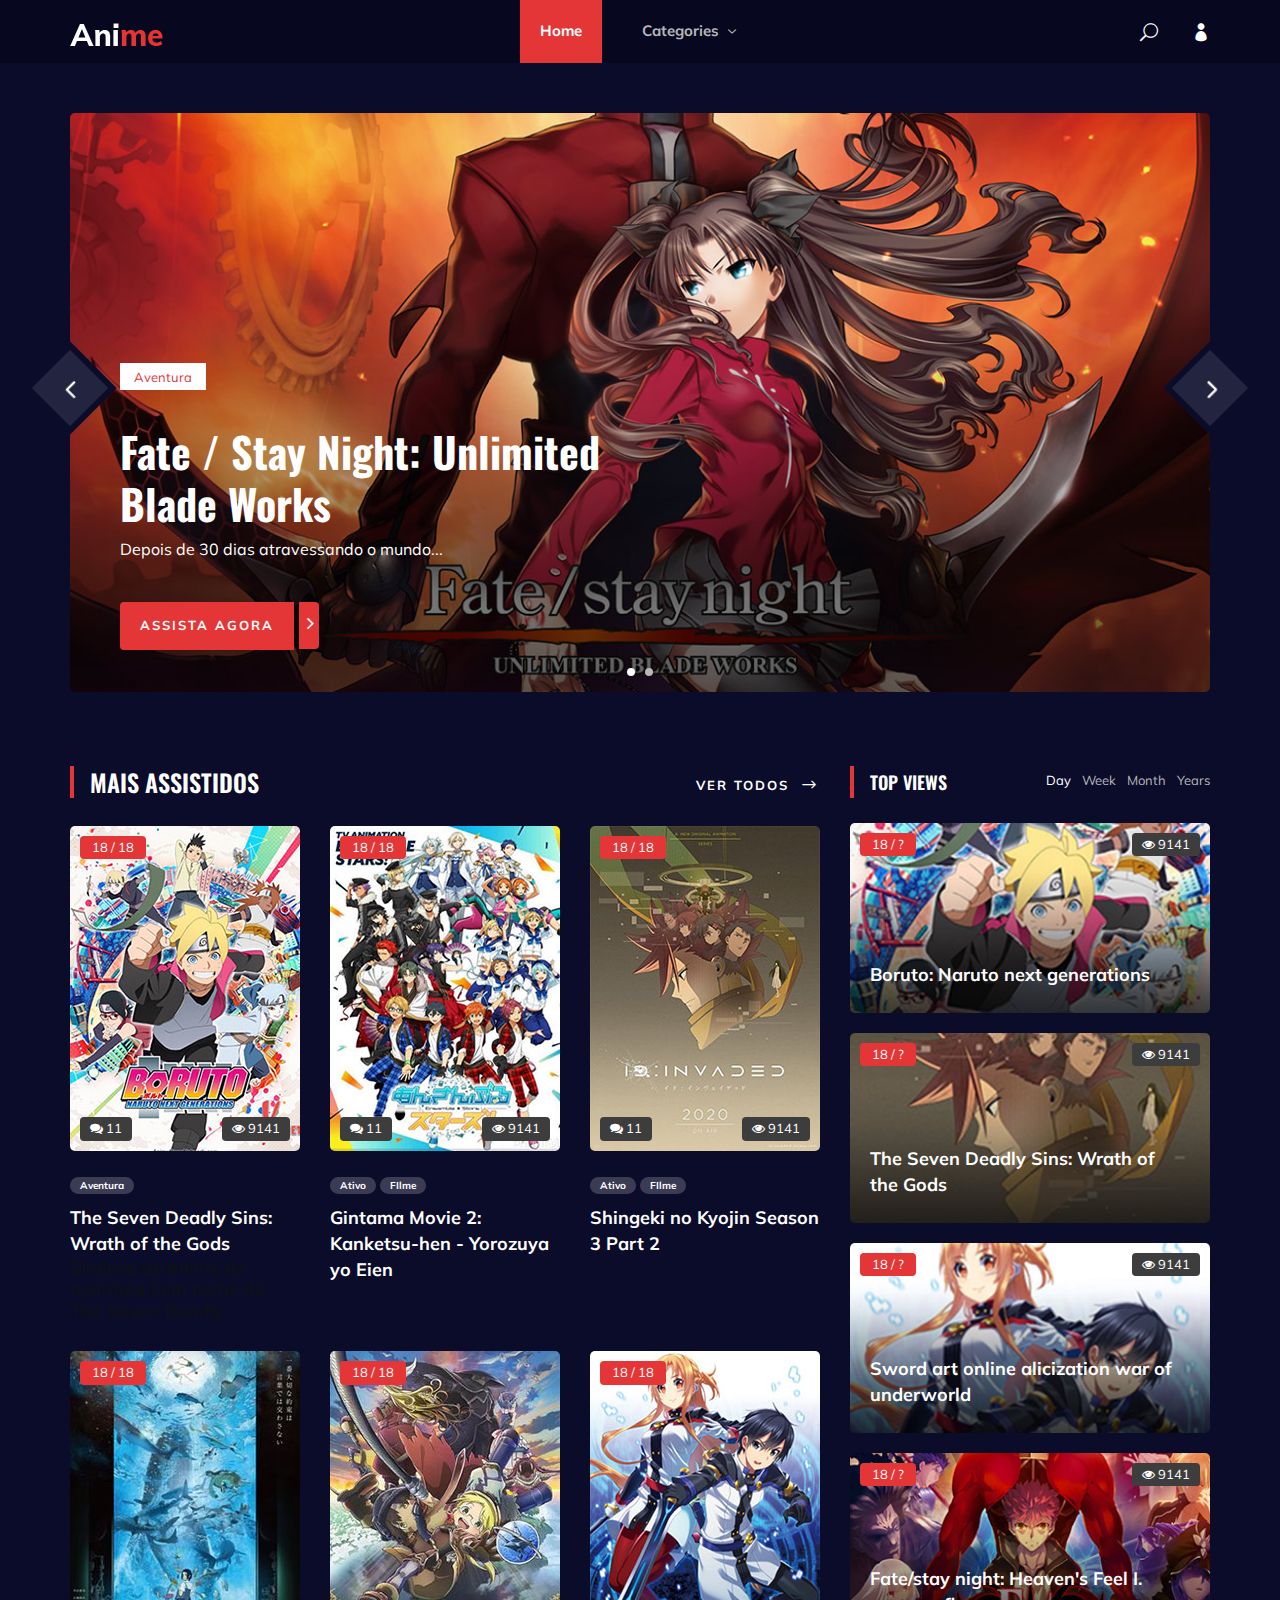
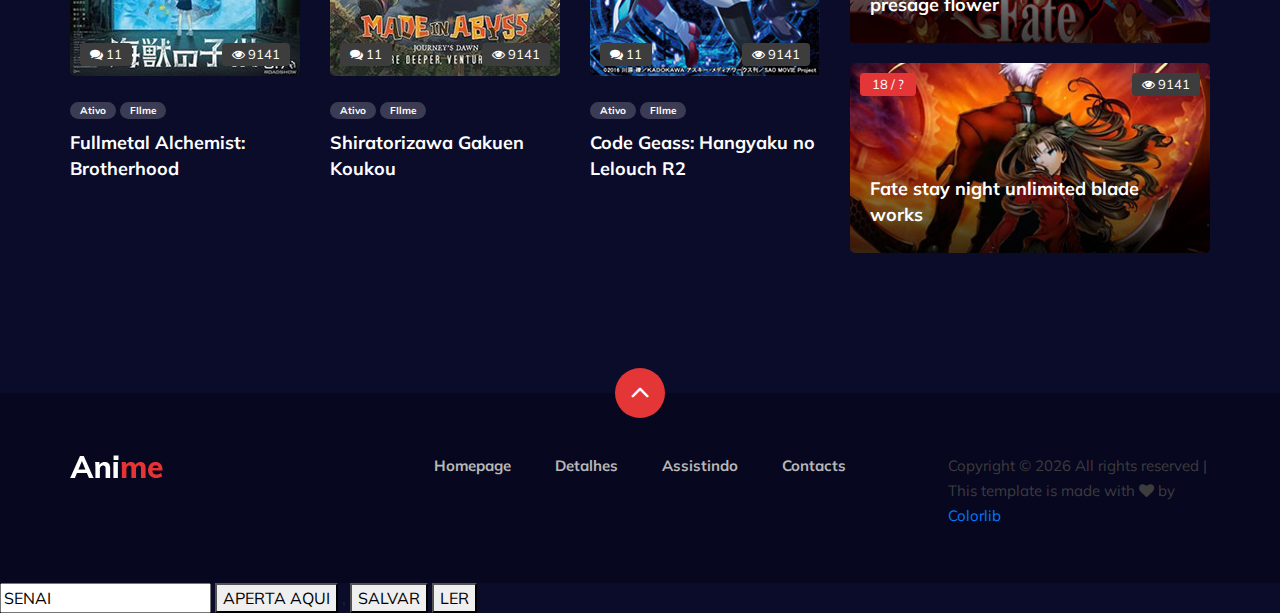
<file: index.html>
<!DOCTYPE html>
<html lang="zxx">

<head>
    <meta charset="UTF-8">
    <meta name="description" content="Anime Template">
    <meta name="keywords" content="Anime, unica, creative, html">
    <meta name="viewport" content="width=device-width, initial-scale=1.0">
    <meta http-equiv="X-UA-Compatible" content="ie=edge">
    <title>Anime</title>

    <!-- Google Font -->
    <link href="https://fonts.googleapis.com/css2?family=Oswald:wght@300;400;500;600;700&display=swap" rel="stylesheet">
    <link href="https://fonts.googleapis.com/css2?family=Mulish:wght@300;400;500;600;700;800;900&display=swap"
        rel="stylesheet">

    <!-- Css Styles -->
    <link rel="stylesheet" href="css/bootstrap.min.css" type="text/css">
    <link rel="stylesheet" href="css/font-awesome.min.css" type="text/css">
    <link rel="stylesheet" href="css/elegant-icons.css" type="text/css">
    <link rel="stylesheet" href="css/plyr.css" type="text/css">
    <link rel="stylesheet" href="css/nice-select.css" type="text/css">
    <link rel="stylesheet" href="css/owl.carousel.min.css" type="text/css">
    <link rel="stylesheet" href="css/slicknav.min.css" type="text/css">
    <link rel="stylesheet" href="css/style.css" type="text/css">

</head>

<body>
    <!-- Page Preloder -->
    <div id="preloder">
        <div class="loader"></div>
    </div>

    <!-- Header Section Begin -->
    <header class="header">
        <div class="container">
            <div class="row">
                <div class="col-lg-2">
                    <div class="header__logo">
                        <a href="./index.html">
                            <img src="img/logo.png" alt="">
                        </a>
                    </div>
                </div>
                <div class="col-lg-8">
                    <div class="header__nav">
                        <nav class="header__menu mobile-menu">
                            <ul>
                                <li class="active"><a href="./index.html">Home</a></li>
                                <li><a href="#">Categories <span class="arrow_carrot-down"></span></a>
                                    <ul class="dropdown">
                                        <li><a href="./anime-details.html">Detalhes</a></li>
                                        <li><a href="./anime-watching.html">Assistindo</a></li>
                                    </ul>
                                </li>
                            </ul>
                        </nav>
                    </div>
                </div>
                <div class="col-lg-2">
                    <div class="header__right">
                        <a href="#" class="search-switch"><span class="icon_search"></span></a>
                        <a href="#"><span class="icon_profile"></span></a>
                    </div>
                </div>
            </div>
            <div id="mobile-menu-wrap"></div>
        </div>
    </header>
    <!-- Header End -->

    <!-- Hero Section Begin -->
    <section class="hero" id="hero">
        <div class="container">
            <div class="hero__slider owl-carousel">
                <div class="hero__items set-bg" data-setbg="img/hero/hero-1.jpg">
                    <div class="row">
                        <div class="col-lg-6">
                            <div class="hero__text">
                                <div class="info label">Aventura</div>
                                <h2 class="info" id="meutexto">Fate / Stay Night: Unlimited Blade Works</h2>
                                <p class="info">Depois de 30 dias atravessando o mundo... </p>
                                <a onclick="detalhes(this)" href="anime-details.html"><span>Assista Agora</span> <i
                                        class="fa fa-angle-right"></i></a>
                            </div>
                        </div>
                    </div>
                </div>
                <div class="hero__items set-bg" data-setbg="img/hero/hero-2.jpg">
                    <div class="row">
                        <div class="col-lg-6">
                            <div class="hero__text">
                                <div class="label">Aventura</div>
                                <h2>Fate / Stay Night: Unlimited Blade Works</h2>
                                <p>Depois de 30 dias atravessando o mundo... </p>
                                <a href="anime-details.html"><span>Assista Agora</span> <i
                                        class="fa fa-angle-right"></i></a>
                            </div>
                        </div>
                    </div>
                </div>
            </div>
        </div>
    </section>
    <!-- Hero Section End -->

    <!-- Product Section Begin -->
    <section id="begin" class="product spad">
        <div class="container">
            <div class="row">
                <div class="col-lg-8">
                    <div class="trending__product">
                        <div class="row">
                            <div class="col-lg-8 col-md-8 col-sm-8">
                                <div class="section-title">
                                    <h4>Mais Assistidos</h4>
                                </div>
                            </div>
                            <div class="col-lg-4 col-md-4 col-sm-4">
                                <div class="btn__all">
                                    <a href="#" class="primary-btn">Ver Todos <span class="arrow_right"></span></a>
                                </div>
                            </div>
                        </div>
                        <div class="row">
                            <div class="col-lg-4 col-md-6 col-sm-6">
                                <div class="product__item">
                                    <div class="product__item__pic set-bg" data-setbg="img/trending/trend-1.jpg">
                                        <div class="ep">18 / 18</div>
                                        <div class="comment"><i class="fa fa-comments"></i> 11</div>
                                        <div class="view"><i class="fa fa-eye"></i> 9141</div>
                                    </div>
                                    <div class="product__item__text">
                                        <ul>
                                            <li class="info">Aventura</li>
                                        </ul>
                                        <h5 onclick="detalhes(this)">
                                            <a href="anime-details.html" class="info">The Seven Deadly Sins: Wrath of
                                                the
                                                Gods</a>
                                            <sinopse class="info hiddeninfo">Sinopse do anime de aventura com nome de
                                                The Seven Deadly</sinopse>
                                        </h5>
                                    </div>
                                </div>
                            </div>
                            <div class="col-lg-4 col-md-6 col-sm-6">
                                <div class="product__item">
                                    <div class="product__item__pic set-bg" data-setbg="img/trending/trend-2.jpg">
                                        <div class="ep">18 / 18</div>
                                        <div class="comment"><i class="fa fa-comments"></i> 11</div>
                                        <div class="view"><i class="fa fa-eye"></i> 9141</div>
                                    </div>
                                    <div class="product__item__text">
                                        <ul>
                                            <li>Ativo</li>
                                            <li>FIlme</li>
                                        </ul>
                                        <h5><a href="#">Gintama Movie 2: Kanketsu-hen - Yorozuya yo Eien</a></h5>
                                    </div>
                                </div>
                            </div>
                            <div class="col-lg-4 col-md-6 col-sm-6">
                                <div class="product__item">
                                    <div class="product__item__pic set-bg" data-setbg="img/trending/trend-3.jpg">
                                        <div class="ep">18 / 18</div>
                                        <div class="comment"><i class="fa fa-comments"></i> 11</div>
                                        <div class="view"><i class="fa fa-eye"></i> 9141</div>
                                    </div>
                                    <div class="product__item__text">
                                        <ul>
                                            <li>Ativo</li>
                                            <li>FIlme</li>
                                        </ul>
                                        <h5><a href="#">Shingeki no Kyojin Season 3 Part 2</a></h5>
                                    </div>
                                </div>
                            </div>
                            <div class="col-lg-4 col-md-6 col-sm-6">
                                <div class="product__item">
                                    <div class="product__item__pic set-bg" data-setbg="img/trending/trend-4.jpg">
                                        <div class="ep">18 / 18</div>
                                        <div class="comment"><i class="fa fa-comments"></i> 11</div>
                                        <div class="view"><i class="fa fa-eye"></i> 9141</div>
                                    </div>
                                    <div class="product__item__text">
                                        <ul>
                                            <li>Ativo</li>
                                            <li>FIlme</li>
                                        </ul>
                                        <h5><a href="#">Fullmetal Alchemist: Brotherhood</a></h5>
                                    </div>
                                </div>
                            </div>
                            <div class="col-lg-4 col-md-6 col-sm-6">
                                <div class="product__item">
                                    <div class="product__item__pic set-bg" data-setbg="img/trending/trend-5.jpg">
                                        <div class="ep">18 / 18</div>
                                        <div class="comment"><i class="fa fa-comments"></i> 11</div>
                                        <div class="view"><i class="fa fa-eye"></i> 9141</div>
                                    </div>
                                    <div class="product__item__text">
                                        <ul>
                                            <li>Ativo</li>
                                            <li>FIlme</li>
                                        </ul>
                                        <h5><a href="#">Shiratorizawa Gakuen Koukou</a></h5>
                                    </div>
                                </div>
                            </div>
                            <div class="col-lg-4 col-md-6 col-sm-6">
                                <div class="product__item">
                                    <div class="product__item__pic set-bg" data-setbg="img/trending/trend-6.jpg">
                                        <div class="ep">18 / 18</div>
                                        <div class="comment"><i class="fa fa-comments"></i> 11</div>
                                        <div class="view"><i class="fa fa-eye"></i> 9141</div>
                                    </div>
                                    <div class="product__item__text">
                                        <ul>
                                            <li>Ativo</li>
                                            <li>FIlme</li>
                                        </ul>
                                        <h5><a href="#">Code Geass: Hangyaku no Lelouch R2</a></h5>
                                    </div>
                                </div>
                            </div>
                        </div>
                    </div>
                </div>
                <div class="col-lg-4 col-md-6 col-sm-8">
                    <div class="product__sidebar">
                        <div class="product__sidebar__view">
                            <div class="section-title">
                                <h5>Top Views</h5>
                            </div>
                            <ul class="filter__controls">
                                <li class="active" data-filter="*">Day</li>
                                <li data-filter=".week">Week</li>
                                <li data-filter=".month">Month</li>
                                <li data-filter=".years">Years</li>
                            </ul>
                            <div class="filter__gallery">
                                <div class="product__sidebar__view__item set-bg mix day years"
                                    data-setbg="img/sidebar/tv-1.jpg">
                                    <div class="ep">18 / ?</div>
                                    <div class="view"><i class="fa fa-eye"></i> 9141</div>
                                    <h5><a href="#">Boruto: Naruto next generations</a></h5>
                                </div>
                                <div class="product__sidebar__view__item set-bg mix month week"
                                    data-setbg="img/sidebar/tv-2.jpg">
                                    <div class="ep">18 / ?</div>
                                    <div class="view"><i class="fa fa-eye"></i> 9141</div>
                                    <h5><a href="#">The Seven Deadly Sins: Wrath of the Gods</a></h5>
                                </div>
                                <div class="product__sidebar__view__item set-bg mix week years"
                                    data-setbg="img/sidebar/tv-3.jpg">
                                    <div class="ep">18 / ?</div>
                                    <div class="view"><i class="fa fa-eye"></i> 9141</div>
                                    <h5><a href="#">Sword art online alicization war of underworld</a></h5>
                                </div>
                                <div class="product__sidebar__view__item set-bg mix years month"
                                    data-setbg="img/sidebar/tv-4.jpg">
                                    <div class="ep">18 / ?</div>
                                    <div class="view"><i class="fa fa-eye"></i> 9141</div>
                                    <h5><a href="#">Fate/stay night: Heaven's Feel I. presage flower</a></h5>
                                </div>
                                <div class="product__sidebar__view__item set-bg mix day"
                                    data-setbg="img/sidebar/tv-5.jpg">
                                    <div class="ep">18 / ?</div>
                                    <div class="view"><i class="fa fa-eye"></i> 9141</div>
                                    <h5><a href="#">Fate stay night unlimited blade works</a></h5>
                                </div>
                            </div>
                        </div>

                    </div>
                </div>
            </div>
        </div>
    </section>
    <!-- Product Section End -->

    <!-- Footer Section Begin -->
    <footer class="footer">
        <div class="page-up">
            <a href="#" id="scrollToTopButton"><span class="arrow_carrot-up"></span></a>
        </div>
        <div class="container">
            <div class="row">
                <div class="col-lg-3">
                    <div class="footer__logo">
                        <a href="./index.html"><img src="img/logo.png" alt=""></a>
                    </div>
                </div>
                <div class="col-lg-6">
                    <div class="footer__nav">
                        <ul>
                            <li class="active"><a href="./index.html">Homepage</a></li>
                            <li><a href="./anime-details.html">Detalhes</a></li>
                            <li><a href="./anime-watching.html">Assistindo</a></li>
                            <li><a href="#">Contacts</a></li>
                        </ul>
                    </div>
                </div>
                <div class="col-lg-3">
                    <p><!-- Link back to Colorlib can't be removed. Template is licensed under CC BY 3.0. -->
                        Copyright &copy;
                        <script>document.write(new Date().getFullYear());</script> All rights reserved | This template
                        is made with <i class="fa fa-heart" aria-hidden="true"></i> by <a href="https://colorlib.com"
                            target="_blank">Colorlib</a>
                        <!-- Link back to Colorlib can't be removed. Template is licensed under CC BY 3.0. -->
                    </p>
                </div>
            </div>
        </div>
    </footer>
    <!-- Footer Section End -->

    <!-- Search model Begin -->
    <div class="search-model">
        <div class="h-100 d-flex align-items-center justify-content-center">
            <div class="search-close-switch"><i class="icon_close"></i></div>
            <form class="search-model-form">
                <input type="text" id="search-input" placeholder="Search here.....">
            </form>
        </div>
    </div>
    <!-- Search model end -->


    <!-- Js Plugins -->
    <script src="js/jquery-3.3.1.min.js"></script>
    <script src="js/bootstrap.min.js"></script>
    <script src="js/player.js"></script>
    <script src="js/jquery.nice-select.min.js"></script>
    <script src="js/mixitup.min.js"></script>
    <script src="js/jquery.slicknav.js"></script>
    <script src="js/owl.carousel.min.js"></script>
    <script src="js/main.js"></script>

    <input id="meutexto2" type="text" value="SENAI">
    <button onclick="msg()">APERTA AQUI</button>
,   <button onclick="salvar()">SALVAR</button>
    <button onclick="ler()">LER</button>
 
    <script type="text/javascript">
        function msg() {
            let meutexto = document.getElementById("meutexto").innerHTML;
            document.getElementById("meutexto").innerHTML = "NOVO TEXTO";
            alert(meutexto);
            document.getElementById("meutexto2").value = "NOVO TEXTO";
            let meutexto2 = document.getElementById("meutexto2").value;
            alert(meutexto2);
        }
        function salvar(){
            localStorage.setItem("meutexto",document.getElementById("meutexto").innerHTML);
        }
        function ler(){
            alert(localStorage.getItem("meutexto"));
        }
    </script>


</body>

</html>
</file>
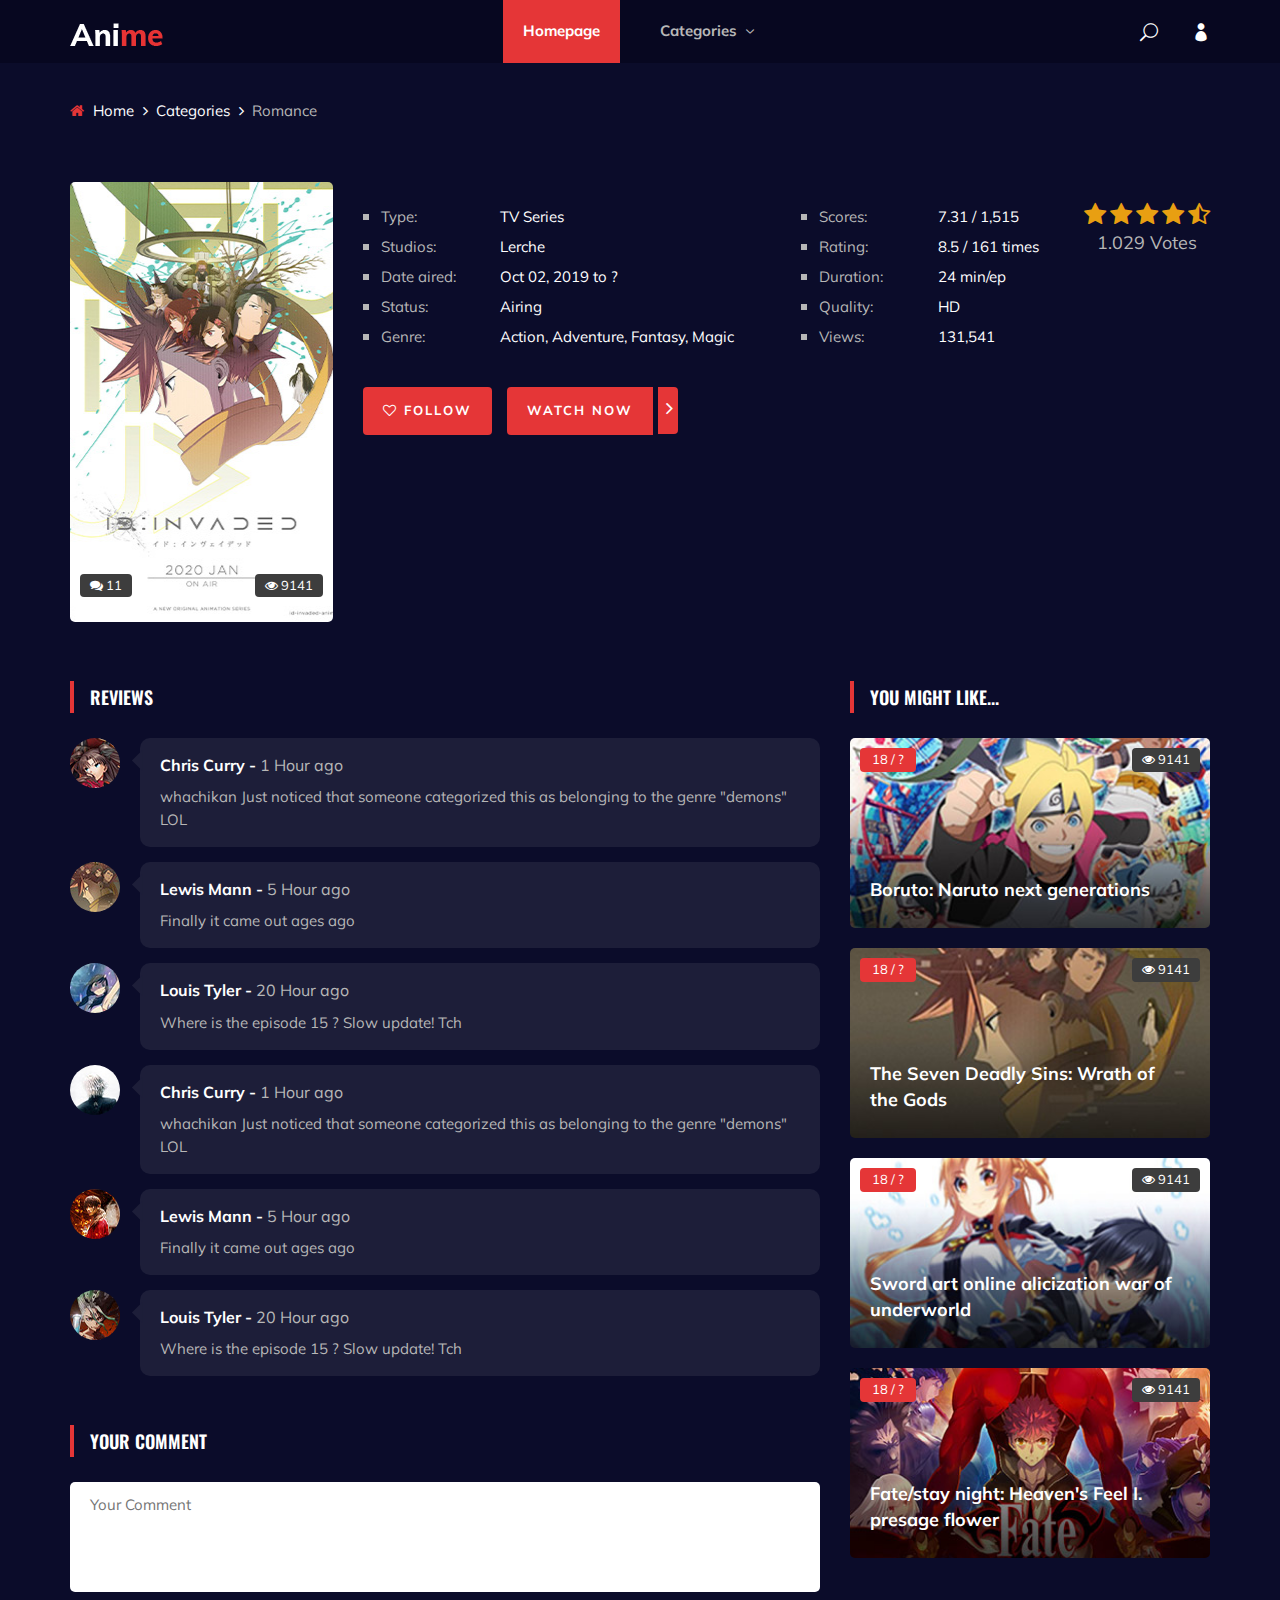
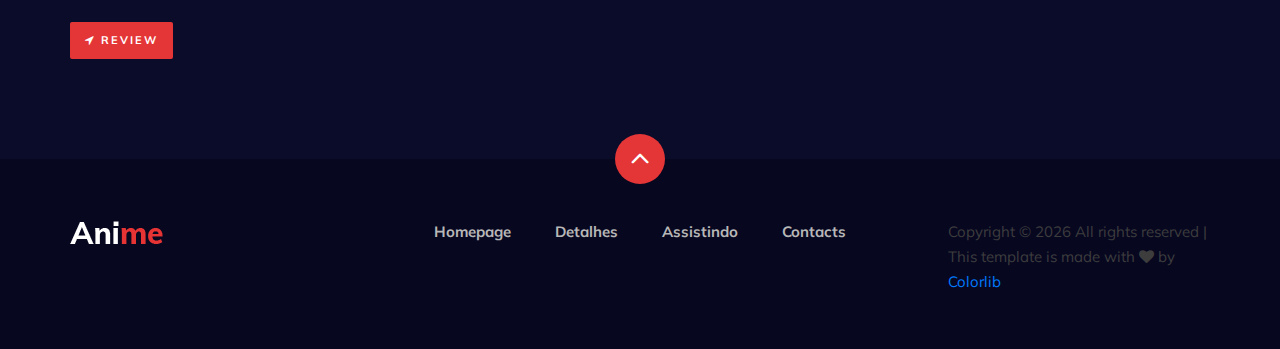
<file: anime-details.html>
<!DOCTYPE html>
<html lang="zxx">

<head>
    <meta charset="UTF-8">
    <meta name="description" content="Anime Template">
    <meta name="keywords" content="Anime, unica, creative, html">
    <meta name="viewport" content="width=device-width, initial-scale=1.0">
    <meta http-equiv="X-UA-Compatible" content="ie=edge">
    <title>Anime | Template</title>

    <!-- Google Font -->
    <link href="https://fonts.googleapis.com/css2?family=Oswald:wght@300;400;500;600;700&display=swap" rel="stylesheet">
    <link href="https://fonts.googleapis.com/css2?family=Mulish:wght@300;400;500;600;700;800;900&display=swap"
        rel="stylesheet">

    <!-- Css Styles -->
    <link rel="stylesheet" href="css/bootstrap.min.css" type="text/css">
    <link rel="stylesheet" href="css/font-awesome.min.css" type="text/css">
    <link rel="stylesheet" href="css/elegant-icons.css" type="text/css">
    <link rel="stylesheet" href="css/plyr.css" type="text/css">
    <link rel="stylesheet" href="css/nice-select.css" type="text/css">
    <link rel="stylesheet" href="css/owl.carousel.min.css" type="text/css">
    <link rel="stylesheet" href="css/slicknav.min.css" type="text/css">
    <link rel="stylesheet" href="css/style.css" type="text/css">
    <script type="text/javascript">
        alert(localStorage.getItem("meutexto"));
    </script>
</head>

<body>
    <!-- Page Preloder -->
    <div id="preloder">
        <div class="loader"></div>
    </div>

    <!-- Header Section Begin -->
    <header class="header">
        <div class="container">
            <div class="row">
                <div class="col-lg-2">
                    <div class="header__logo">
                        <a href="./index.html">
                            <img src="img/logo.png" alt="">
                        </a>
                    </div>
                </div>
                <div class="col-lg-8">
                    <div class="header__nav">
                        <nav class="header__menu mobile-menu">
                            <ul>
                                <li class="active"><a href="./index.html">Homepage</a></li>
                                <li><a href="#">Categories <span class="arrow_carrot-down"></span></a>
                                    <ul class="dropdown">
                                        <li><a href="./anime-details.html">Anime Details</a></li>
                                        <li><a href="./anime-watching.html">Anime Watching</a></li>
                                    </ul>
                                </li>
                            </ul>
                        </nav>
                    </div>
                </div>
                <div class="col-lg-2">
                    <div class="header__right">
                        <a href="#" class="search-switch"><span class="icon_search"></span></a>
                        <a href="#"><span class="icon_profile"></span></a>
                    </div>
                </div>
            </div>
            <div id="mobile-menu-wrap"></div>
        </div>
    </header>
    <!-- Header End -->

    <!-- Breadcrumb Begin -->
    <div class="breadcrumb-option">
        <div class="container">
            <div class="row">
                <div class="col-lg-12">
                    <div class="breadcrumb__links">
                        <a href="./index.html"><i class="fa fa-home"></i> Home</a>
                        <a href="#">Categories</a>
                        <span>Romance</span>
                    </div>
                </div>
            </div>
        </div>
    </div>
    <!-- Breadcrumb End -->

    <!-- Anime Section Begin -->
    <section class="anime-details spad">
        <div class="container">
            <div class="anime__details__content">
                <div class="row">
                    <div class="col-lg-3">
                        <div class="anime__details__pic set-bg" data-setbg="img/anime/details-pic.jpg">
                            <div class="comment"><i class="fa fa-comments"></i> 11</div>
                            <div class="view"><i class="fa fa-eye"></i> 9141</div>
                        </div>
                    </div>
                    <div class="col-lg-9">
                        <div class="anime__details__text">
                            <div class="anime__details__title">
                                <h3 class="nome"></h3>
                                <span class="categoria"></span>
                            </div>
                            <div class="anime__details__rating">
                                <div class="rating">
                                    <a href="#"><i class="fa fa-star"></i></a>
                                    <a href="#"><i class="fa fa-star"></i></a>
                                    <a href="#"><i class="fa fa-star"></i></a>
                                    <a href="#"><i class="fa fa-star"></i></a>
                                    <a href="#"><i class="fa fa-star-half-o"></i></a>
                                </div>
                                <span>1.029 Votes</span>
                            </div>
                            <p class="sinopse"></p>
                            <div class="anime__details__widget">
                                <div class="row">
                                    <div class="col-lg-6 col-md-6">
                                        <ul>
                                            <li><span>Type:</span> TV Series</li>
                                            <li><span>Studios:</span> Lerche</li>
                                            <li><span>Date aired:</span> Oct 02, 2019 to ?</li>
                                            <li><span>Status:</span> Airing</li>
                                            <li><span>Genre:</span> Action, Adventure, Fantasy, Magic</li>
                                        </ul>
                                    </div>
                                    <div class="col-lg-6 col-md-6">
                                        <ul>
                                            <li><span>Scores:</span> 7.31 / 1,515</li>
                                            <li><span>Rating:</span> 8.5 / 161 times</li>
                                            <li><span>Duration:</span> 24 min/ep</li>
                                            <li><span>Quality:</span> HD</li>
                                            <li><span>Views:</span> 131,541</li>
                                        </ul>
                                    </div>
                                </div>
                            </div>
                            <div class="anime__details__btn">
                                <a href="#" class="follow-btn"><i class="fa fa-heart-o"></i> Follow</a>
                                <a href="#" class="watch-btn"><span>Watch Now</span> <i
                                        class="fa fa-angle-right"></i></a>
                            </div>
                        </div>
                    </div>
                </div>
            </div>
            <div class="row">
                <div class="col-lg-8 col-md-8">
                    <div class="anime__details__review">
                        <div class="section-title">
                            <h5>Reviews</h5>
                        </div>
                        <div class="anime__review__item">
                            <div class="anime__review__item__pic">
                                <img src="img/anime/review-1.jpg" alt="">
                            </div>
                            <div class="anime__review__item__text">
                                <h6>Chris Curry - <span>1 Hour ago</span></h6>
                                <p>whachikan Just noticed that someone categorized this as belonging to the genre
                                    "demons" LOL</p>
                            </div>
                        </div>
                        <div class="anime__review__item">
                            <div class="anime__review__item__pic">
                                <img src="img/anime/review-2.jpg" alt="">
                            </div>
                            <div class="anime__review__item__text">
                                <h6>Lewis Mann - <span>5 Hour ago</span></h6>
                                <p>Finally it came out ages ago</p>
                            </div>
                        </div>
                        <div class="anime__review__item">
                            <div class="anime__review__item__pic">
                                <img src="img/anime/review-3.jpg" alt="">
                            </div>
                            <div class="anime__review__item__text">
                                <h6>Louis Tyler - <span>20 Hour ago</span></h6>
                                <p>Where is the episode 15 ? Slow update! Tch</p>
                            </div>
                        </div>
                        <div class="anime__review__item">
                            <div class="anime__review__item__pic">
                                <img src="img/anime/review-4.jpg" alt="">
                            </div>
                            <div class="anime__review__item__text">
                                <h6>Chris Curry - <span>1 Hour ago</span></h6>
                                <p>whachikan Just noticed that someone categorized this as belonging to the genre
                                    "demons" LOL</p>
                            </div>
                        </div>
                        <div class="anime__review__item">
                            <div class="anime__review__item__pic">
                                <img src="img/anime/review-5.jpg" alt="">
                            </div>
                            <div class="anime__review__item__text">
                                <h6>Lewis Mann - <span>5 Hour ago</span></h6>
                                <p>Finally it came out ages ago</p>
                            </div>
                        </div>
                        <div class="anime__review__item">
                            <div class="anime__review__item__pic">
                                <img src="img/anime/review-6.jpg" alt="">
                            </div>
                            <div class="anime__review__item__text">
                                <h6>Louis Tyler - <span>20 Hour ago</span></h6>
                                <p>Where is the episode 15 ? Slow update! Tch</p>
                            </div>
                        </div>
                    </div>
                    <div class="anime__details__form">
                        <div class="section-title">
                            <h5>Your Comment</h5>
                        </div>
                        <form action="#">
                            <textarea placeholder="Your Comment"></textarea>
                            <button type="submit"><i class="fa fa-location-arrow"></i> Review</button>
                        </form>
                    </div>
                </div>
                <div class="col-lg-4 col-md-4">
                    <div class="anime__details__sidebar">
                        <div class="section-title">
                            <h5>you might like...</h5>
                        </div>
                        <div class="product__sidebar__view__item set-bg" data-setbg="img/sidebar/tv-1.jpg">
                            <div class="ep">18 / ?</div>
                            <div class="view"><i class="fa fa-eye"></i> 9141</div>
                            <h5><a href="#">Boruto: Naruto next generations</a></h5>
                        </div>
                        <div class="product__sidebar__view__item set-bg" data-setbg="img/sidebar/tv-2.jpg">
                            <div class="ep">18 / ?</div>
                            <div class="view"><i class="fa fa-eye"></i> 9141</div>
                            <h5><a href="#">The Seven Deadly Sins: Wrath of the Gods</a></h5>
                        </div>
                        <div class="product__sidebar__view__item set-bg" data-setbg="img/sidebar/tv-3.jpg">
                            <div class="ep">18 / ?</div>
                            <div class="view"><i class="fa fa-eye"></i> 9141</div>
                            <h5><a href="#">Sword art online alicization war of underworld</a></h5>
                        </div>
                        <div class="product__sidebar__view__item set-bg" data-setbg="img/sidebar/tv-4.jpg">
                            <div class="ep">18 / ?</div>
                            <div class="view"><i class="fa fa-eye"></i> 9141</div>
                            <h5><a href="#">Fate/stay night: Heaven's Feel I. presage flower</a></h5>
                        </div>
                    </div>
                </div>
            </div>
        </div>
    </section>
    <!-- Anime Section End -->

    <!-- Footer Section Begin -->
    <footer class="footer">
        <div class="page-up">
            <a href="#" id="scrollToTopButton"><span class="arrow_carrot-up"></span></a>
        </div>
        <div class="container">
            <div class="row">
                <div class="col-lg-3">
                    <div class="footer__logo">
                        <a href="./index.html"><img src="img/logo.png" alt=""></a>
                    </div>
                </div>
                <div class="col-lg-6">
                    <div class="footer__nav">
                        <ul>
                            <li class="active"><a href="./index.html">Homepage</a></li>
                            <li><a href="./anime-details.html">Detalhes</a></li>
                            <li><a href="./anime-watching.html">Assistindo</a></li>
                            <li><a href="#">Contacts</a></li>
                        </ul>
                    </div>
                </div>
                <div class="col-lg-3">
                    <p><!-- Link back to Colorlib can't be removed. Template is licensed under CC BY 3.0. -->
                        Copyright &copy;
                        <script>document.write(new Date().getFullYear());</script> All rights reserved | This template
                        is made with <i class="fa fa-heart" aria-hidden="true"></i> by <a href="https://colorlib.com"
                            target="_blank">Colorlib</a>
                        <!-- Link back to Colorlib can't be removed. Template is licensed under CC BY 3.0. -->
                    </p>

                </div>
            </div>
        </div>
    </footer>
    <!-- Footer Section End -->

    <!-- Search model Begin -->
    <div class="search-model">
        <div class="h-100 d-flex align-items-center justify-content-center">
            <div class="search-close-switch"><i class="icon_close"></i></div>
            <form class="search-model-form">
                <input type="text" id="search-input" placeholder="Search here.....">
            </form>
        </div>
    </div>
    <!-- Search model end -->


    <script type="text/javascript">
        document.querySelector('.nome').innerHTML = localStorage.getItem("Nome");
        document.querySelector('.categoria').innerHTML = localStorage.getItem("Categoria");
        document.querySelector('.sinopse').innerHTML = localStorage.getItem("Sinopse");
    </script>

    <!-- Js Plugins -->
    <script src="js/jquery-3.3.1.min.js"></script>
    <script src="js/bootstrap.min.js"></script>
    <script src="js/player.js"></script>
    <script src="js/jquery.nice-select.min.js"></script>
    <script src="js/mixitup.min.js"></script>
    <script src="js/jquery.slicknav.js"></script>
    <script src="js/owl.carousel.min.js"></script>
    <script src="js/main.js"></script>

</body>

</html>
</file>
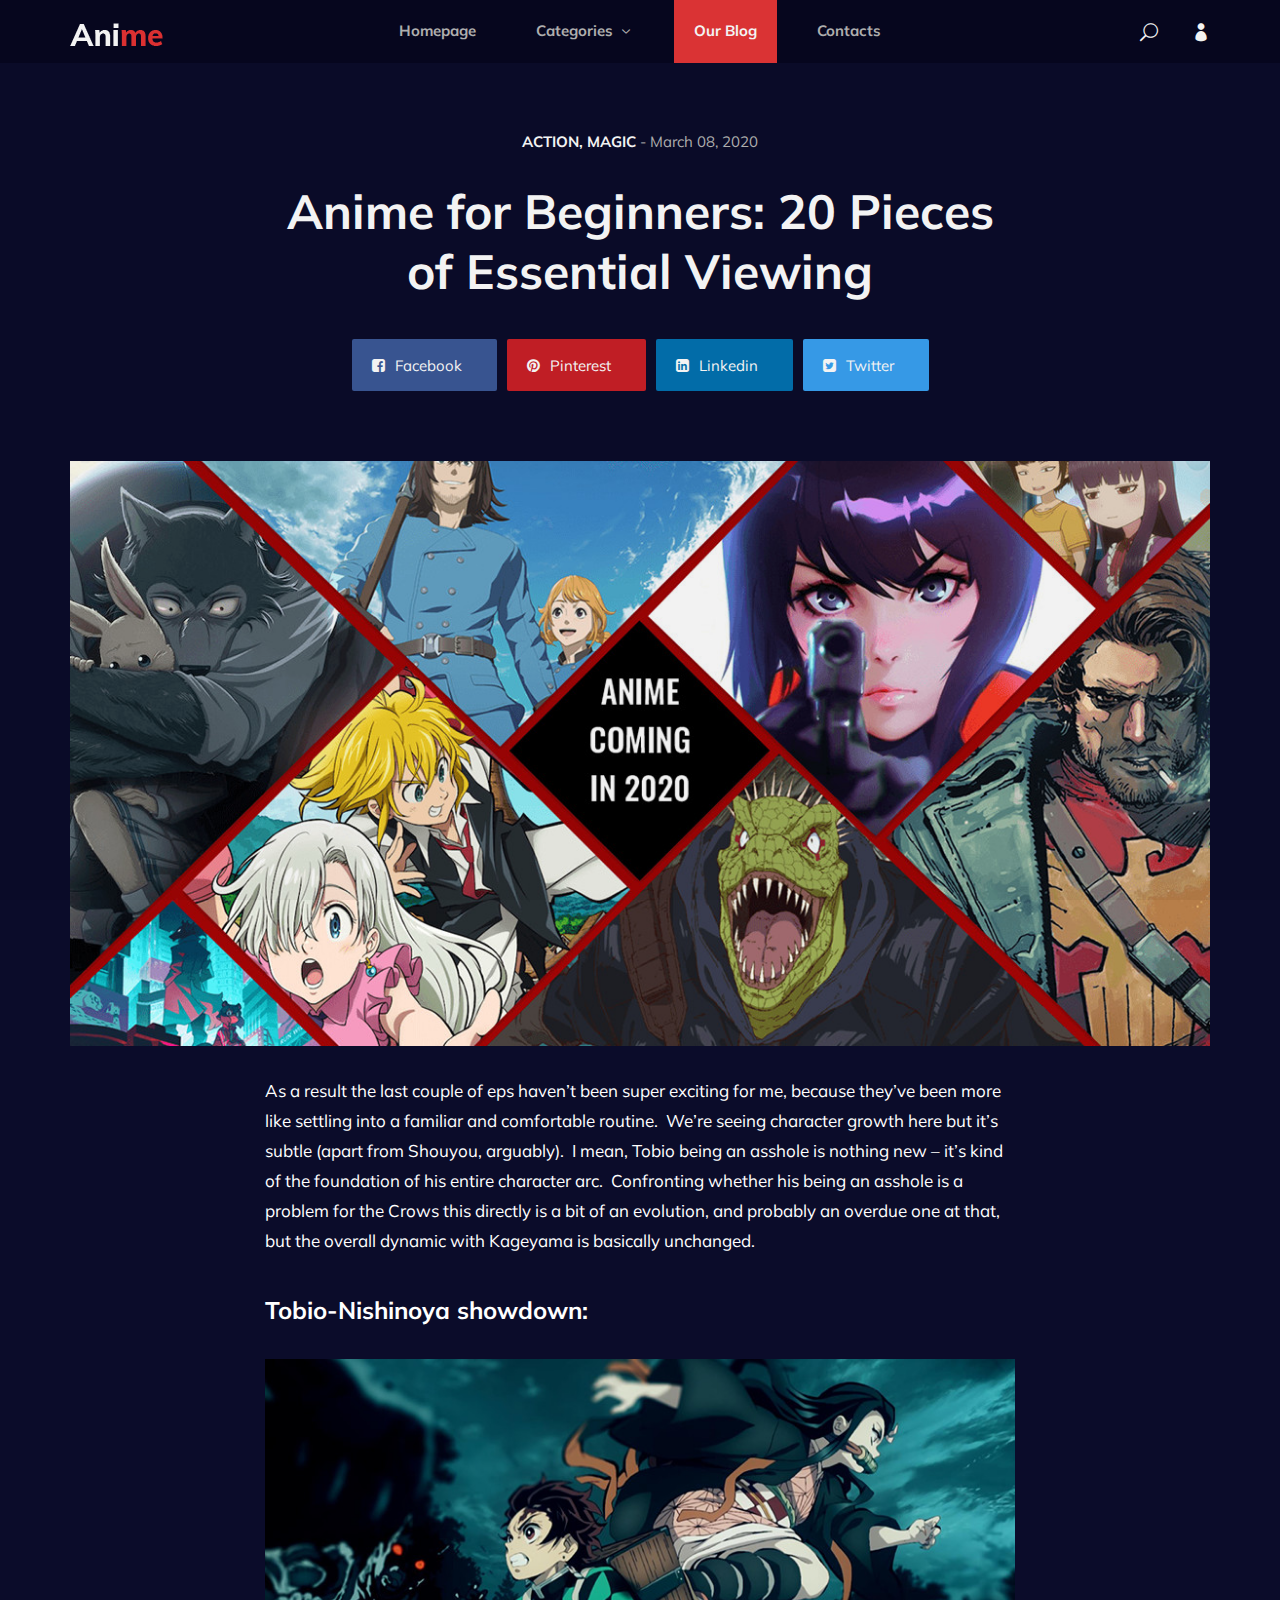
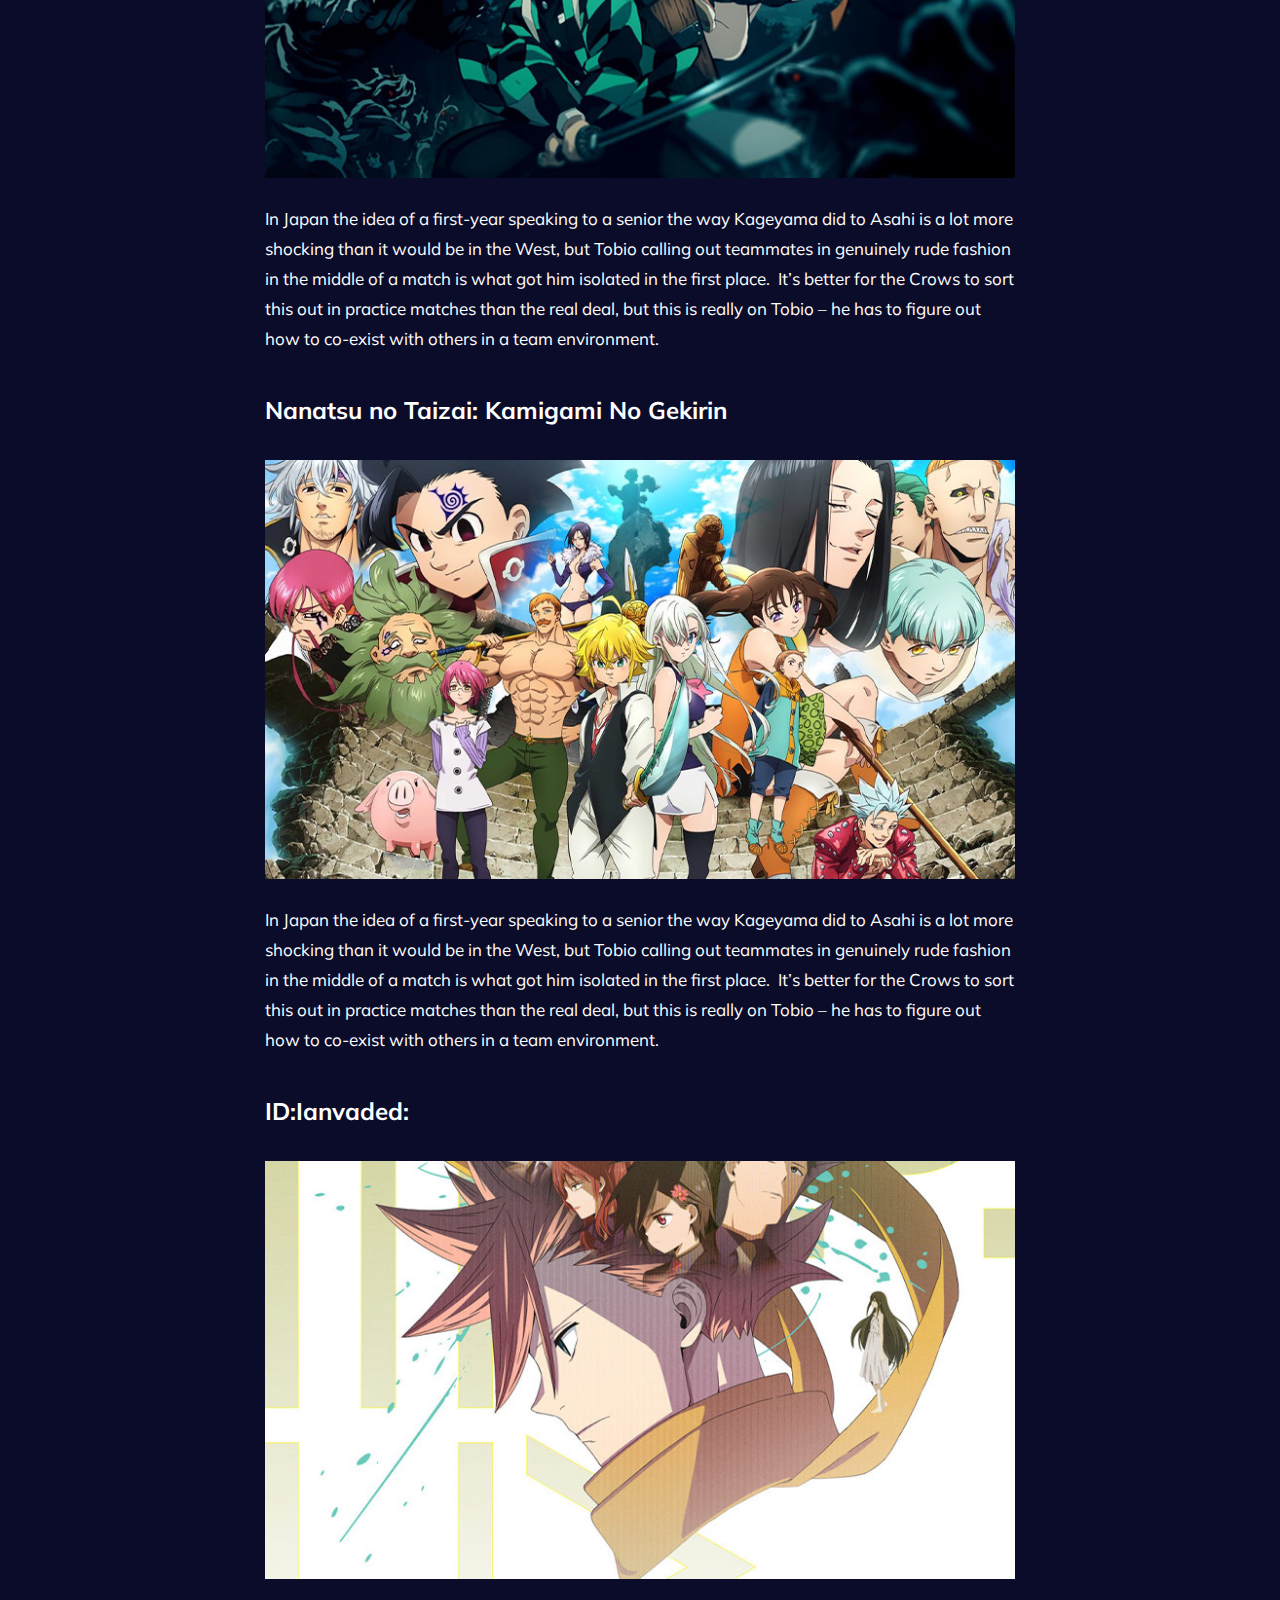
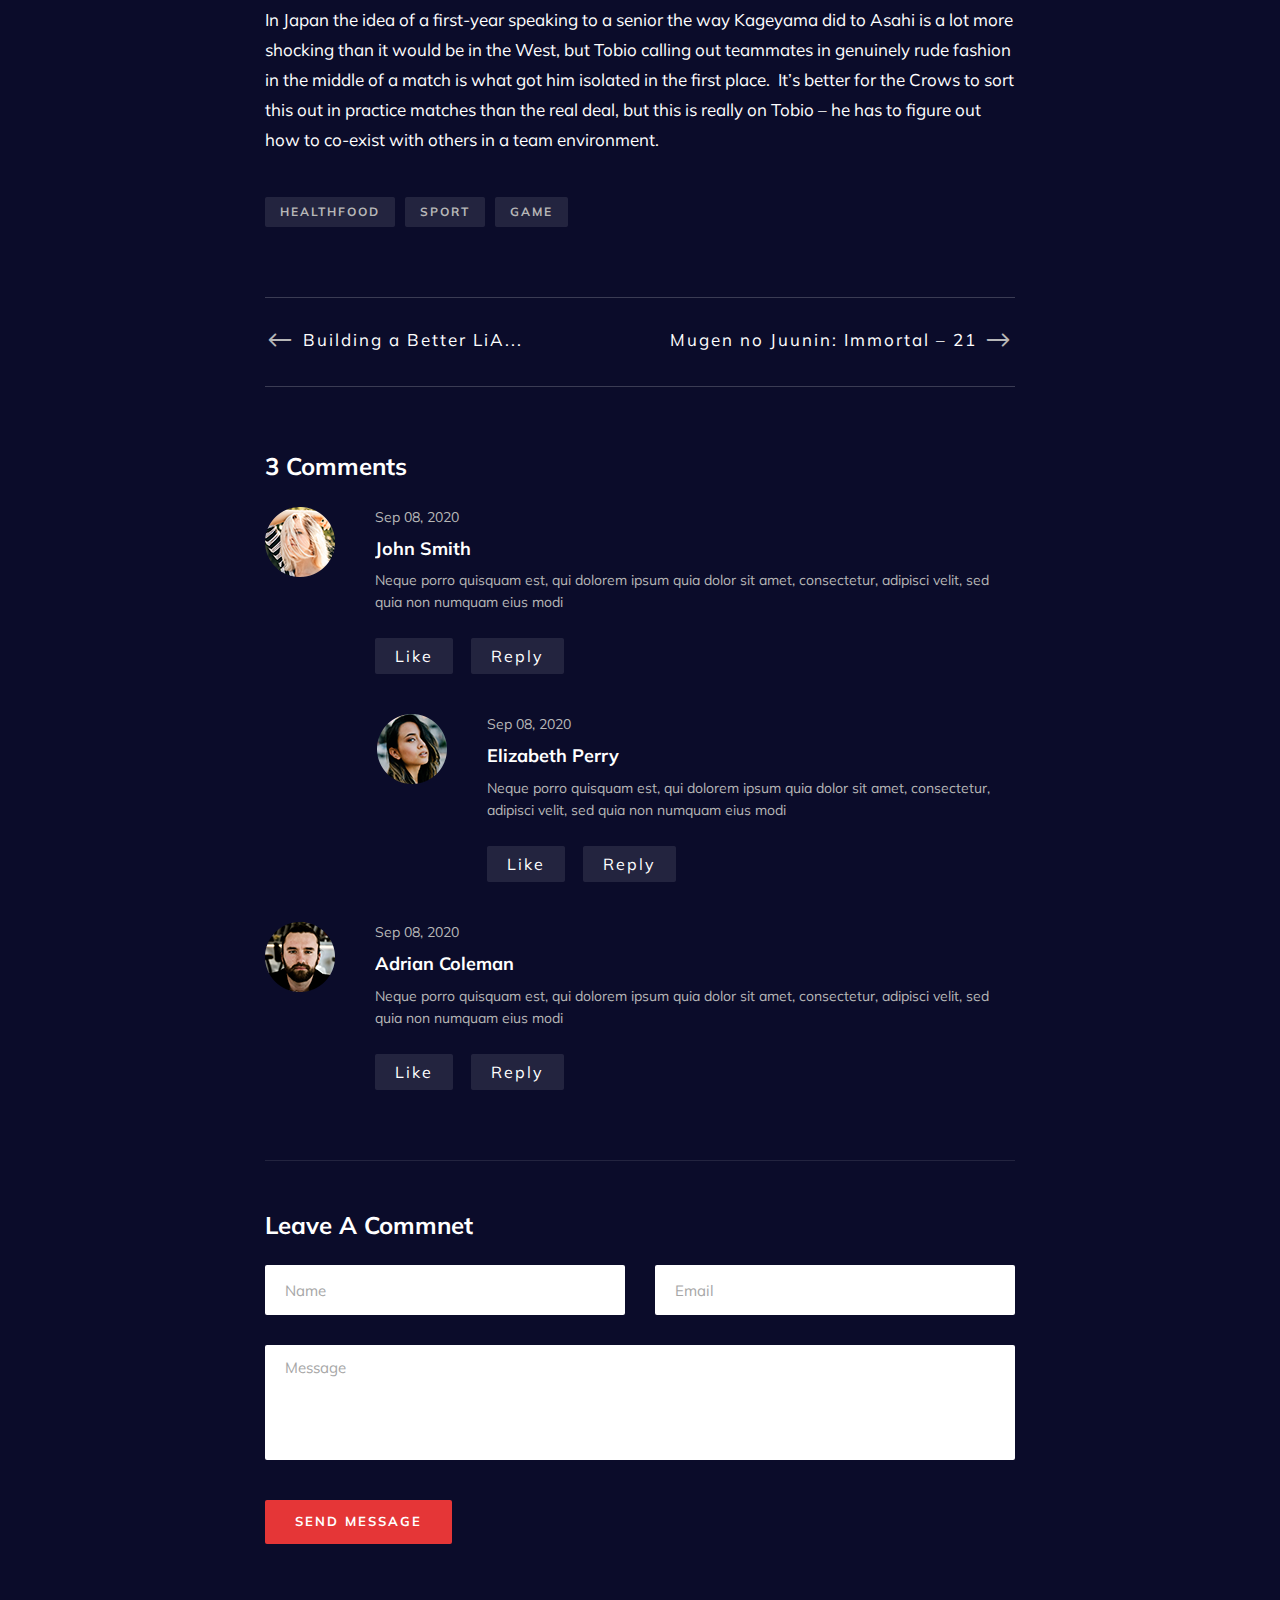
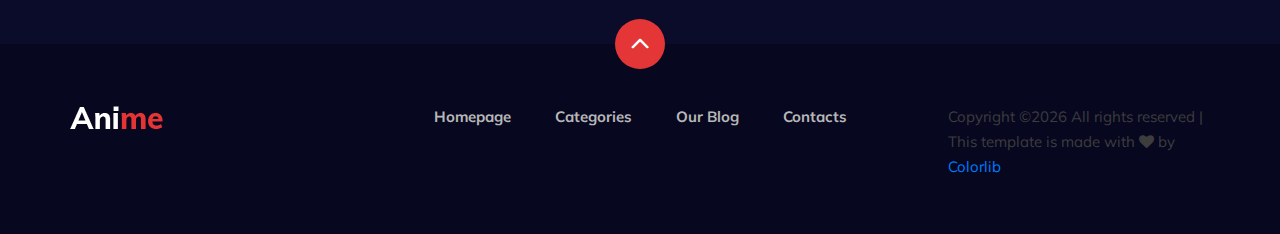
<file: blog-details.html>
<!DOCTYPE html>
<html lang="zxx">

<head>
    <meta charset="UTF-8">
    <meta name="description" content="Anime Template">
    <meta name="keywords" content="Anime, unica, creative, html">
    <meta name="viewport" content="width=device-width, initial-scale=1.0">
    <meta http-equiv="X-UA-Compatible" content="ie=edge">
    <title>Anime | Template</title>

    <!-- Google Font -->
    <link href="https://fonts.googleapis.com/css2?family=Oswald:wght@300;400;500;600;700&display=swap" rel="stylesheet">
    <link href="https://fonts.googleapis.com/css2?family=Mulish:wght@300;400;500;600;700;800;900&display=swap"
    rel="stylesheet">

    <!-- Css Styles -->
    <link rel="stylesheet" href="css/bootstrap.min.css" type="text/css">
    <link rel="stylesheet" href="css/font-awesome.min.css" type="text/css">
    <link rel="stylesheet" href="css/elegant-icons.css" type="text/css">
    <link rel="stylesheet" href="css/plyr.css" type="text/css">
    <link rel="stylesheet" href="css/nice-select.css" type="text/css">
    <link rel="stylesheet" href="css/owl.carousel.min.css" type="text/css">
    <link rel="stylesheet" href="css/slicknav.min.css" type="text/css">
    <link rel="stylesheet" href="css/style.css" type="text/css">
</head>

<body>
    <!-- Page Preloder -->
    <div id="preloder">
        <div class="loader"></div>
    </div>

    <!-- Header Section Begin -->
    <header class="header">
        <div class="container">
            <div class="row">
                <div class="col-lg-2">
                    <div class="header__logo">
                        <a href="./index.html">
                            <img src="img/logo.png" alt="">
                        </a>
                    </div>
                </div>
                <div class="col-lg-8">
                    <div class="header__nav">
                        <nav class="header__menu mobile-menu">
                            <ul>
                                <li><a href="./index.html">Homepage</a></li>
                                <li><a href="./categories.html">Categories <span class="arrow_carrot-down"></span></a>
                                    <ul class="dropdown">
                                        <li><a href="./categories.html">Categories</a></li>
                                        <li><a href="./anime-details.html">Anime Details</a></li>
                                        <li><a href="./anime-watching.html">Anime Watching</a></li>
                                        <li><a href="./blog-details.html">Blog Details</a></li>
                                        <li><a href="./signup.html">Sign Up</a></li>
                                        <li><a href="./login.html">Login</a></li>
                                    </ul>
                                </li>
                                <li class="active"><a href="./blog.html">Our Blog</a></li>
                                <li><a href="#">Contacts</a></li>
                            </ul>
                        </nav>
                    </div>
                </div>
                <div class="col-lg-2">
                    <div class="header__right">
                        <a href="#" class="search-switch"><span class="icon_search"></span></a>
                        <a href="./login.html"><span class="icon_profile"></span></a>
                    </div>
                </div>
            </div>
            <div id="mobile-menu-wrap"></div>
        </div>
    </header>
    <!-- Header End -->

    <!-- Blog Details Section Begin -->
    <section class="blog-details spad">
        <div class="container">
            <div class="row d-flex justify-content-center">
                <div class="col-lg-8">
                    <div class="blog__details__title">
                        <h6>Action, Magic <span>- March 08, 2020</span></h6>
                        <h2>Anime for Beginners: 20 Pieces of Essential Viewing</h2>
                        <div class="blog__details__social">
                            <a href="#" class="facebook"><i class="fa fa-facebook-square"></i> Facebook</a>
                            <a href="#" class="pinterest"><i class="fa fa-pinterest"></i> Pinterest</a>
                            <a href="#" class="linkedin"><i class="fa fa-linkedin-square"></i> Linkedin</a>
                            <a href="#" class="twitter"><i class="fa fa-twitter-square"></i> Twitter</a>
                        </div>
                    </div>
                </div>
                <div class="col-lg-12">
                    <div class="blog__details__pic">
                        <img src="img/blog/details/blog-details-pic.jpg" alt="">
                    </div>
                </div>
                <div class="col-lg-8">
                    <div class="blog__details__content">
                        <div class="blog__details__text">
                            <p>As a result the last couple of eps haven’t been super exciting for me, because they’ve
                                been more like settling into a familiar and comfortable routine.  We’re seeing character
                                growth here but it’s subtle (apart from Shouyou, arguably).  I mean, Tobio being an
                                asshole is nothing new – it’s kind of the foundation of his entire character arc. 
                                Confronting whether his being an asshole is a problem for the Crows this directly is a
                                bit of an evolution, and probably an overdue one at that, but the overall dynamic with
                            Kageyama is basically unchanged.</p>
                        </div>
                        <div class="blog__details__item__text">
                            <h4>Tobio-Nishinoya showdown:</h4>
                            <img src="img/blog/details/bd-item-1.jpg" alt="">
                            <p>In Japan the idea of a first-year speaking to a senior the way Kageyama did to Asahi is a
                                lot more shocking than it would be in the West, but Tobio calling out teammates in
                                genuinely rude fashion in the middle of a match is what got him isolated in the first
                                place.  It’s better for the Crows to sort this out in practice matches than the real
                                deal, but this is really on Tobio – he has to figure out how to co-exist with others in
                            a team environment.</p>
                        </div>
                        <div class="blog__details__item__text">
                            <h4>Nanatsu no Taizai: Kamigami No Gekirin</h4>
                            <img src="img/blog/details/bd-item-2.jpg" alt="">
                            <p>In Japan the idea of a first-year speaking to a senior the way Kageyama did to Asahi is a
                                lot more shocking than it would be in the West, but Tobio calling out teammates in
                                genuinely rude fashion in the middle of a match is what got him isolated in the first
                                place.  It’s better for the Crows to sort this out in practice matches than the real
                                deal, but this is really on Tobio – he has to figure out how to co-exist with others in
                            a team environment.</p>
                        </div>
                        <div class="blog__details__item__text">
                            <h4>ID:Ianvaded:</h4>
                            <img src="img/blog/details/bd-item-3.jpg" alt="">
                            <p>In Japan the idea of a first-year speaking to a senior the way Kageyama did to Asahi is a
                                lot more shocking than it would be in the West, but Tobio calling out teammates in
                                genuinely rude fashion in the middle of a match is what got him isolated in the first
                                place.  It’s better for the Crows to sort this out in practice matches than the real
                                deal, but this is really on Tobio – he has to figure out how to co-exist with others in
                            a team environment.</p>
                        </div>
                        <div class="blog__details__tags">
                            <a href="#">Healthfood</a>
                            <a href="#">Sport</a>
                            <a href="#">Game</a>
                        </div>
                        <div class="blog__details__btns">
                            <div class="row">
                                <div class="col-lg-6">
                                    <div class="blog__details__btns__item">
                                        <h5><a href="#"><span class="arrow_left"></span> Building a Better LiA...</a>
                                        </h5>
                                    </div>
                                </div>
                                <div class="col-lg-6">
                                    <div class="blog__details__btns__item next__btn">
                                        <h5><a href="#">Mugen no Juunin: Immortal – 21 <span
                                            class="arrow_right"></span></a></h5>
                                        </div>
                                    </div>
                                </div>
                            </div>
                            <div class="blog__details__comment">
                                <h4>3 Comments</h4>
                                <div class="blog__details__comment__item">
                                    <div class="blog__details__comment__item__pic">
                                        <img src="img/blog/details/comment-1.png" alt="">
                                    </div>
                                    <div class="blog__details__comment__item__text">
                                        <span>Sep 08, 2020</span>
                                        <h5>John Smith</h5>
                                        <p>Neque porro quisquam est, qui dolorem ipsum quia dolor sit amet, consectetur,
                                        adipisci velit, sed quia non numquam eius modi</p>
                                        <a href="#">Like</a>
                                        <a href="#">Reply</a>
                                    </div>
                                </div>
                                <div class="blog__details__comment__item blog__details__comment__item--reply">
                                    <div class="blog__details__comment__item__pic">
                                        <img src="img/blog/details/comment-2.png" alt="">
                                    </div>
                                    <div class="blog__details__comment__item__text">
                                        <span>Sep 08, 2020</span>
                                        <h5>Elizabeth Perry</h5>
                                        <p>Neque porro quisquam est, qui dolorem ipsum quia dolor sit amet, consectetur,
                                        adipisci velit, sed quia non numquam eius modi</p>
                                        <a href="#">Like</a>
                                        <a href="#">Reply</a>
                                    </div>
                                </div>
                                <div class="blog__details__comment__item">
                                    <div class="blog__details__comment__item__pic">
                                        <img src="img/blog/details/comment-3.png" alt="">
                                    </div>
                                    <div class="blog__details__comment__item__text">
                                        <span>Sep 08, 2020</span>
                                        <h5>Adrian Coleman</h5>
                                        <p>Neque porro quisquam est, qui dolorem ipsum quia dolor sit amet, consectetur,
                                        adipisci velit, sed quia non numquam eius modi</p>
                                        <a href="#">Like</a>
                                        <a href="#">Reply</a>
                                    </div>
                                </div>
                            </div>
                            <div class="blog__details__form">
                                <h4>Leave A Commnet</h4>
                                <form action="#">
                                    <div class="row">
                                        <div class="col-lg-6 col-md-6 col-sm-6">
                                            <input type="text" placeholder="Name">
                                        </div>
                                        <div class="col-lg-6 col-md-6 col-sm-6">
                                            <input type="text" placeholder="Email">
                                        </div>
                                        <div class="col-lg-12">
                                            <textarea placeholder="Message"></textarea>
                                            <button type="submit" class="site-btn">Send Message</button>
                                        </div>
                                    </div>
                                </form>
                            </div>
                        </div>
                    </div>
                </div>
            </div>
        </section>
        <!-- Blog Details Section End -->

        <!-- Footer Section Begin -->
        <footer class="footer">
            <div class="page-up">
                <a href="#" id="scrollToTopButton"><span class="arrow_carrot-up"></span></a>
            </div>
            <div class="container">
                <div class="row">
                    <div class="col-lg-3">
                        <div class="footer__logo">
                            <a href="./index.html"><img src="img/logo.png" alt=""></a>
                        </div>
                    </div>
                    <div class="col-lg-6">
                        <div class="footer__nav">
                            <ul>
                                <li class="active"><a href="./index.html">Homepage</a></li>
                                <li><a href="./categories.html">Categories</a></li>
                                <li><a href="./blog.html">Our Blog</a></li>
                                <li><a href="#">Contacts</a></li>
                            </ul>
                        </div>
                    </div>
                    <div class="col-lg-3">
                        <p><!-- Link back to Colorlib can't be removed. Template is licensed under CC BY 3.0. -->
                          Copyright &copy;<script>document.write(new Date().getFullYear());</script> All rights reserved | This template is made with <i class="fa fa-heart" aria-hidden="true"></i> by <a href="https://colorlib.com" target="_blank">Colorlib</a>
                          <!-- Link back to Colorlib can't be removed. Template is licensed under CC BY 3.0. --></p>

                      </div>
                  </div>
              </div>
          </footer>
          <!-- Footer Section End -->

          <!-- Search model Begin -->
          <div class="search-model">
            <div class="h-100 d-flex align-items-center justify-content-center">
                <div class="search-close-switch"><i class="icon_close"></i></div>
                <form class="search-model-form">
                    <input type="text" id="search-input" placeholder="Search here.....">
                </form>
            </div>
        </div>
        <!-- Search model end -->

        <!-- Js Plugins -->
        <script src="js/jquery-3.3.1.min.js"></script>
        <script src="js/bootstrap.min.js"></script>
        <script src="js/player.js"></script>
        <script src="js/jquery.nice-select.min.js"></script>
        <script src="js/mixitup.min.js"></script>
        <script src="js/jquery.slicknav.js"></script>
        <script src="js/owl.carousel.min.js"></script>
        <script src="js/main.js"></script>

    </body>

    </html>
</file>
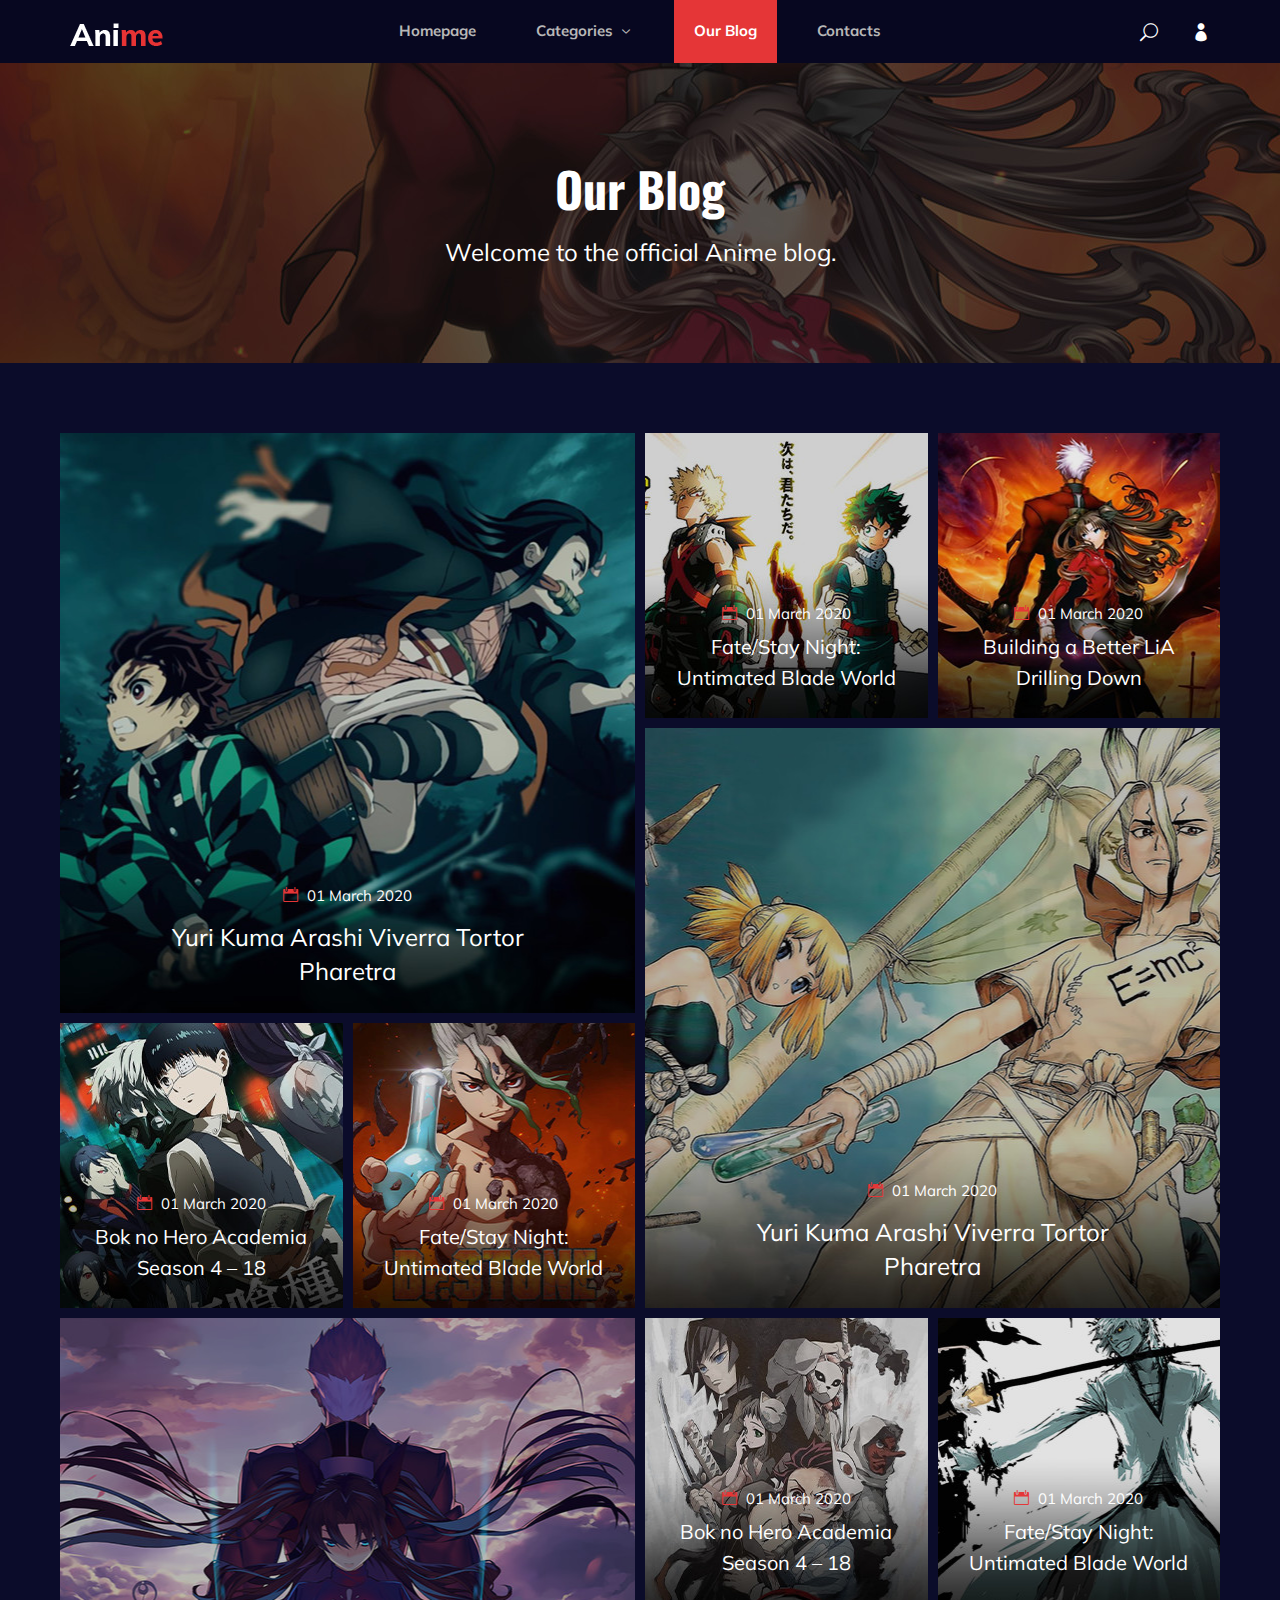
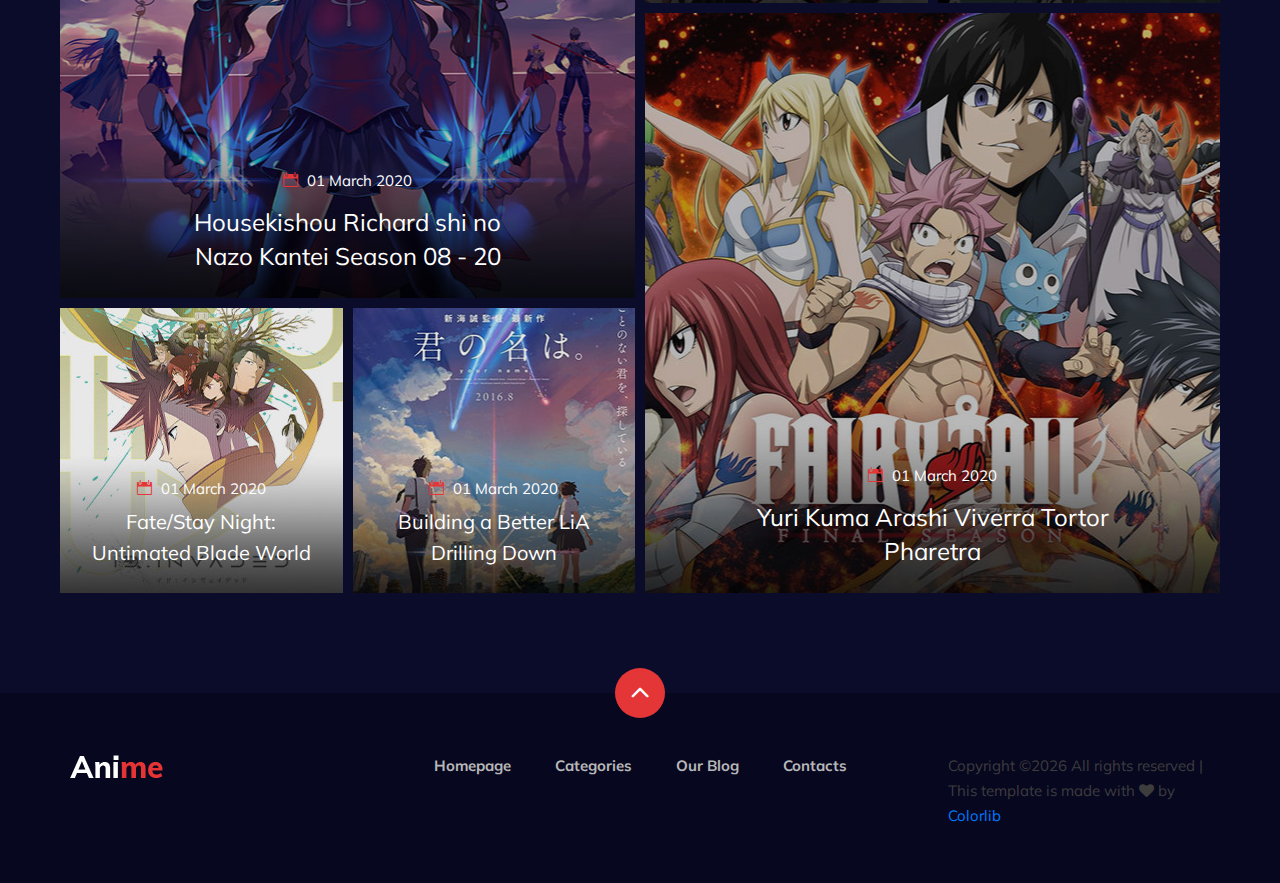
<file: blog.html>
<!DOCTYPE html>
<html lang="zxx">

<head>
    <meta charset="UTF-8">
    <meta name="description" content="Anime Template">
    <meta name="keywords" content="Anime, unica, creative, html">
    <meta name="viewport" content="width=device-width, initial-scale=1.0">
    <meta http-equiv="X-UA-Compatible" content="ie=edge">
    <title>Anime | Template</title>

    <!-- Google Font -->
    <link href="https://fonts.googleapis.com/css2?family=Oswald:wght@300;400;500;600;700&display=swap" rel="stylesheet">
    <link href="https://fonts.googleapis.com/css2?family=Mulish:wght@300;400;500;600;700;800;900&display=swap"
    rel="stylesheet">

    <!-- Css Styles -->
    <link rel="stylesheet" href="css/bootstrap.min.css" type="text/css">
    <link rel="stylesheet" href="css/font-awesome.min.css" type="text/css">
    <link rel="stylesheet" href="css/elegant-icons.css" type="text/css">
    <link rel="stylesheet" href="css/plyr.css" type="text/css">
    <link rel="stylesheet" href="css/nice-select.css" type="text/css">
    <link rel="stylesheet" href="css/owl.carousel.min.css" type="text/css">
    <link rel="stylesheet" href="css/slicknav.min.css" type="text/css">
    <link rel="stylesheet" href="css/style.css" type="text/css">
</head>

<body>
    <!-- Page Preloder -->
    <div id="preloder">
        <div class="loader"></div>
    </div>

    <!-- Header Section Begin -->
    <header class="header">
        <div class="container">
            <div class="row">
                <div class="col-lg-2">
                    <div class="header__logo">
                        <a href="./index.html">
                            <img src="img/logo.png" alt="">
                        </a>
                    </div>
                </div>
                <div class="col-lg-8">
                    <div class="header__nav">
                        <nav class="header__menu mobile-menu">
                            <ul>
                                <li><a href="./index.html">Homepage</a></li>
                                <li><a href="./categories.html">Categories <span class="arrow_carrot-down"></span></a>
                                    <ul class="dropdown">
                                        <li><a href="./categories.html">Categories</a></li>
                                        <li><a href="./anime-details.html">Anime Details</a></li>
                                        <li><a href="./anime-watching.html">Anime Watching</a></li>
                                        <li><a href="./blog-details.html">Blog Details</a></li>
                                        <li><a href="./signup.html">Sign Up</a></li>
                                        <li><a href="./login.html">Login</a></li>
                                    </ul>
                                </li>
                                <li class="active"><a href="./blog.html">Our Blog</a></li>
                                <li><a href="#">Contacts</a></li>
                            </ul>
                        </nav>
                    </div>
                </div>
                <div class="col-lg-2">
                    <div class="header__right">
                        <a href="#" class="search-switch"><span class="icon_search"></span></a>
                        <a href="./login.html"><span class="icon_profile"></span></a>
                    </div>
                </div>
            </div>
            <div id="mobile-menu-wrap"></div>
        </div>
    </header>
    <!-- Header End -->

    <!-- Normal Breadcrumb Begin -->
    <section class="normal-breadcrumb set-bg" data-setbg="img/normal-breadcrumb.jpg">
        <div class="container">
            <div class="row">
                <div class="col-lg-12 text-center">
                    <div class="normal__breadcrumb__text">
                        <h2>Our Blog</h2>
                        <p>Welcome to the official Anime blog.</p>
                    </div>
                </div>
            </div>
        </div>
    </section>
    <!-- Normal Breadcrumb End -->

    <!-- Blog Section Begin -->
    <section class="blog spad">
        <div class="container">
            <div class="row">
                <div class="col-lg-6">
                    <div class="row">
                        <div class="col-lg-12">
                            <div class="blog__item set-bg" data-setbg="img/blog/blog-1.jpg">
                                <div class="blog__item__text">
                                    <p><span class="icon_calendar"></span> 01 March 2020</p>
                                    <h4><a href="#">Yuri Kuma Arashi Viverra Tortor Pharetra</a></h4>
                                </div>
                            </div>
                        </div>
                        <div class="col-lg-6 col-md-6 col-sm-6">
                            <div class="blog__item small__item set-bg" data-setbg="img/blog/blog-4.jpg">
                                <div class="blog__item__text">
                                    <p><span class="icon_calendar"></span> 01 March 2020</p>
                                    <h4><a href="#">Bok no Hero Academia Season 4 – 18</a></h4>
                                </div>
                            </div>
                        </div>
                        <div class="col-lg-6 col-md-6 col-sm-6">
                            <div class="blog__item small__item set-bg" data-setbg="img/blog/blog-5.jpg">
                                <div class="blog__item__text">
                                    <p><span class="icon_calendar"></span> 01 March 2020</p>
                                    <h4><a href="#">Fate/Stay Night: Untimated Blade World</a></h4>
                                </div>
                            </div>
                        </div>
                        <div class="col-lg-12">
                            <div class="blog__item set-bg" data-setbg="img/blog/blog-7.jpg">
                                <div class="blog__item__text">
                                    <p><span class="icon_calendar"></span> 01 March 2020</p>
                                    <h4><a href="#">Housekishou Richard shi no Nazo Kantei Season 08 - 20</a></h4>
                                </div>
                            </div>
                        </div>
                        <div class="col-lg-6 col-md-6 col-sm-6">
                            <div class="blog__item small__item set-bg" data-setbg="img/blog/blog-10.jpg">
                                <div class="blog__item__text">
                                    <p><span class="icon_calendar"></span> 01 March 2020</p>
                                    <h4><a href="#">Fate/Stay Night: Untimated Blade World</a></h4>
                                </div>
                            </div>
                        </div>
                        <div class="col-lg-6 col-md-6 col-sm-6">
                            <div class="blog__item small__item set-bg" data-setbg="img/blog/blog-11.jpg">
                                <div class="blog__item__text">
                                    <p><span class="icon_calendar"></span> 01 March 2020</p>
                                    <h4><a href="#">Building a Better LiA Drilling Down</a></h4>
                                </div>
                            </div>
                        </div>
                    </div>
                </div>
                <div class="col-lg-6">
                    <div class="row">
                        <div class="col-lg-6 col-md-6 col-sm-6">
                            <div class="blog__item small__item set-bg" data-setbg="img/blog/blog-2.jpg">
                                <div class="blog__item__text">
                                    <p><span class="icon_calendar"></span> 01 March 2020</p>
                                    <h4><a href="#">Fate/Stay Night: Untimated Blade World</a></h4>
                                </div>
                            </div>
                        </div>
                        <div class="col-lg-6 col-md-6 col-sm-6">
                            <div class="blog__item small__item set-bg" data-setbg="img/blog/blog-3.jpg">
                                <div class="blog__item__text">
                                    <p><span class="icon_calendar"></span> 01 March 2020</p>
                                    <h4><a href="#">Building a Better LiA Drilling Down</a></h4>
                                </div>
                            </div>
                        </div>
                        <div class="col-lg-12">
                            <div class="blog__item set-bg" data-setbg="img/blog/blog-6.jpg">
                                <div class="blog__item__text">
                                    <p><span class="icon_calendar"></span> 01 March 2020</p>
                                    <h4><a href="#">Yuri Kuma Arashi Viverra Tortor Pharetra</a></h4>
                                </div>
                            </div>
                        </div>
                        <div class="col-lg-6 col-md-6 col-sm-6">
                            <div class="blog__item small__item set-bg" data-setbg="img/blog/blog-8.jpg">
                                <div class="blog__item__text">
                                    <p><span class="icon_calendar"></span> 01 March 2020</p>
                                    <h4><a href="#">Bok no Hero Academia Season 4 – 18</a></h4>
                                </div>
                            </div>
                        </div>
                        <div class="col-lg-6 col-md-6 col-sm-6">
                            <div class="blog__item small__item set-bg" data-setbg="img/blog/blog-9.jpg">
                                <div class="blog__item__text">
                                    <p><span class="icon_calendar"></span> 01 March 2020</p>
                                    <h4><a href="#">Fate/Stay Night: Untimated Blade World</a></h4>
                                </div>
                            </div>
                        </div>
                        <div class="col-lg-12">
                            <div class="blog__item set-bg" data-setbg="img/blog/blog-12.jpg">
                                <div class="blog__item__text">
                                    <p><span class="icon_calendar"></span> 01 March 2020</p>
                                    <h4><a href="#">Yuri Kuma Arashi Viverra Tortor Pharetra</a></h4>
                                </div>
                            </div>
                        </div>
                    </div>
                </div>
            </div>
        </div>
    </section>
    <!-- Blog Section End -->

    <!-- Footer Section Begin -->
    <footer class="footer">
        <div class="page-up">
            <a href="#" id="scrollToTopButton"><span class="arrow_carrot-up"></span></a>
        </div>
        <div class="container">
            <div class="row">
                <div class="col-lg-3">
                    <div class="footer__logo">
                        <a href="./index.html"><img src="img/logo.png" alt=""></a>
                    </div>
                </div>
                <div class="col-lg-6">
                    <div class="footer__nav">
                        <ul>
                            <li class="active"><a href="./index.html">Homepage</a></li>
                            <li><a href="./categories.html">Categories</a></li>
                            <li><a href="./blog.html">Our Blog</a></li>
                            <li><a href="#">Contacts</a></li>
                        </ul>
                    </div>
                </div>
                <div class="col-lg-3">
                    <p><!-- Link back to Colorlib can't be removed. Template is licensed under CC BY 3.0. -->
                      Copyright &copy;<script>document.write(new Date().getFullYear());</script> All rights reserved | This template is made with <i class="fa fa-heart" aria-hidden="true"></i> by <a href="https://colorlib.com" target="_blank">Colorlib</a>
                      <!-- Link back to Colorlib can't be removed. Template is licensed under CC BY 3.0. --></p>

                  </div>
              </div>
          </div>
      </footer>
      <!-- Footer Section End -->

      <!-- Search model Begin -->
      <div class="search-model">
        <div class="h-100 d-flex align-items-center justify-content-center">
            <div class="search-close-switch"><i class="icon_close"></i></div>
            <form class="search-model-form">
                <input type="text" id="search-input" placeholder="Search here.....">
            </form>
        </div>
    </div>
    <!-- Search model end -->

    <!-- Js Plugins -->
    <script src="js/jquery-3.3.1.min.js"></script>
    <script src="js/bootstrap.min.js"></script>
    <script src="js/player.js"></script>
    <script src="js/jquery.nice-select.min.js"></script>
    <script src="js/mixitup.min.js"></script>
    <script src="js/jquery.slicknav.js"></script>
    <script src="js/owl.carousel.min.js"></script>
    <script src="js/main.js"></script>

</body>

</html>
</file>
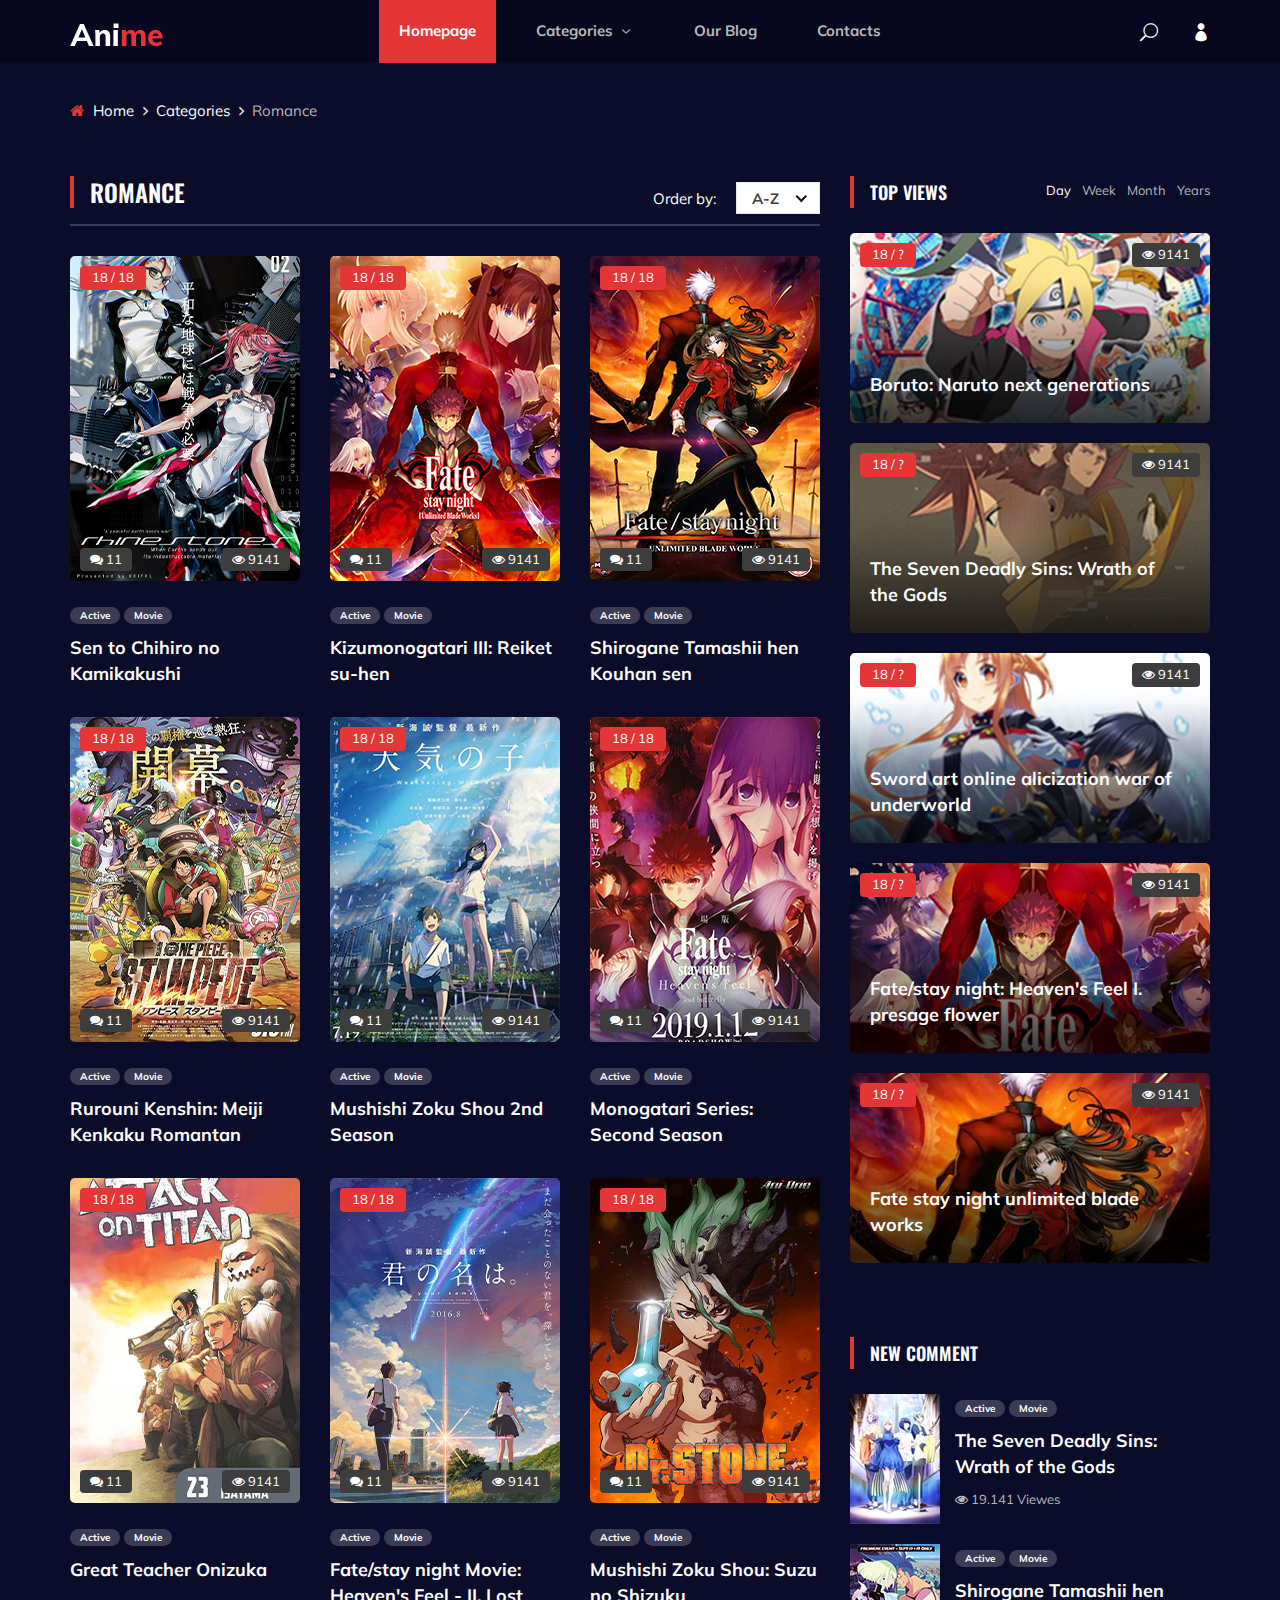
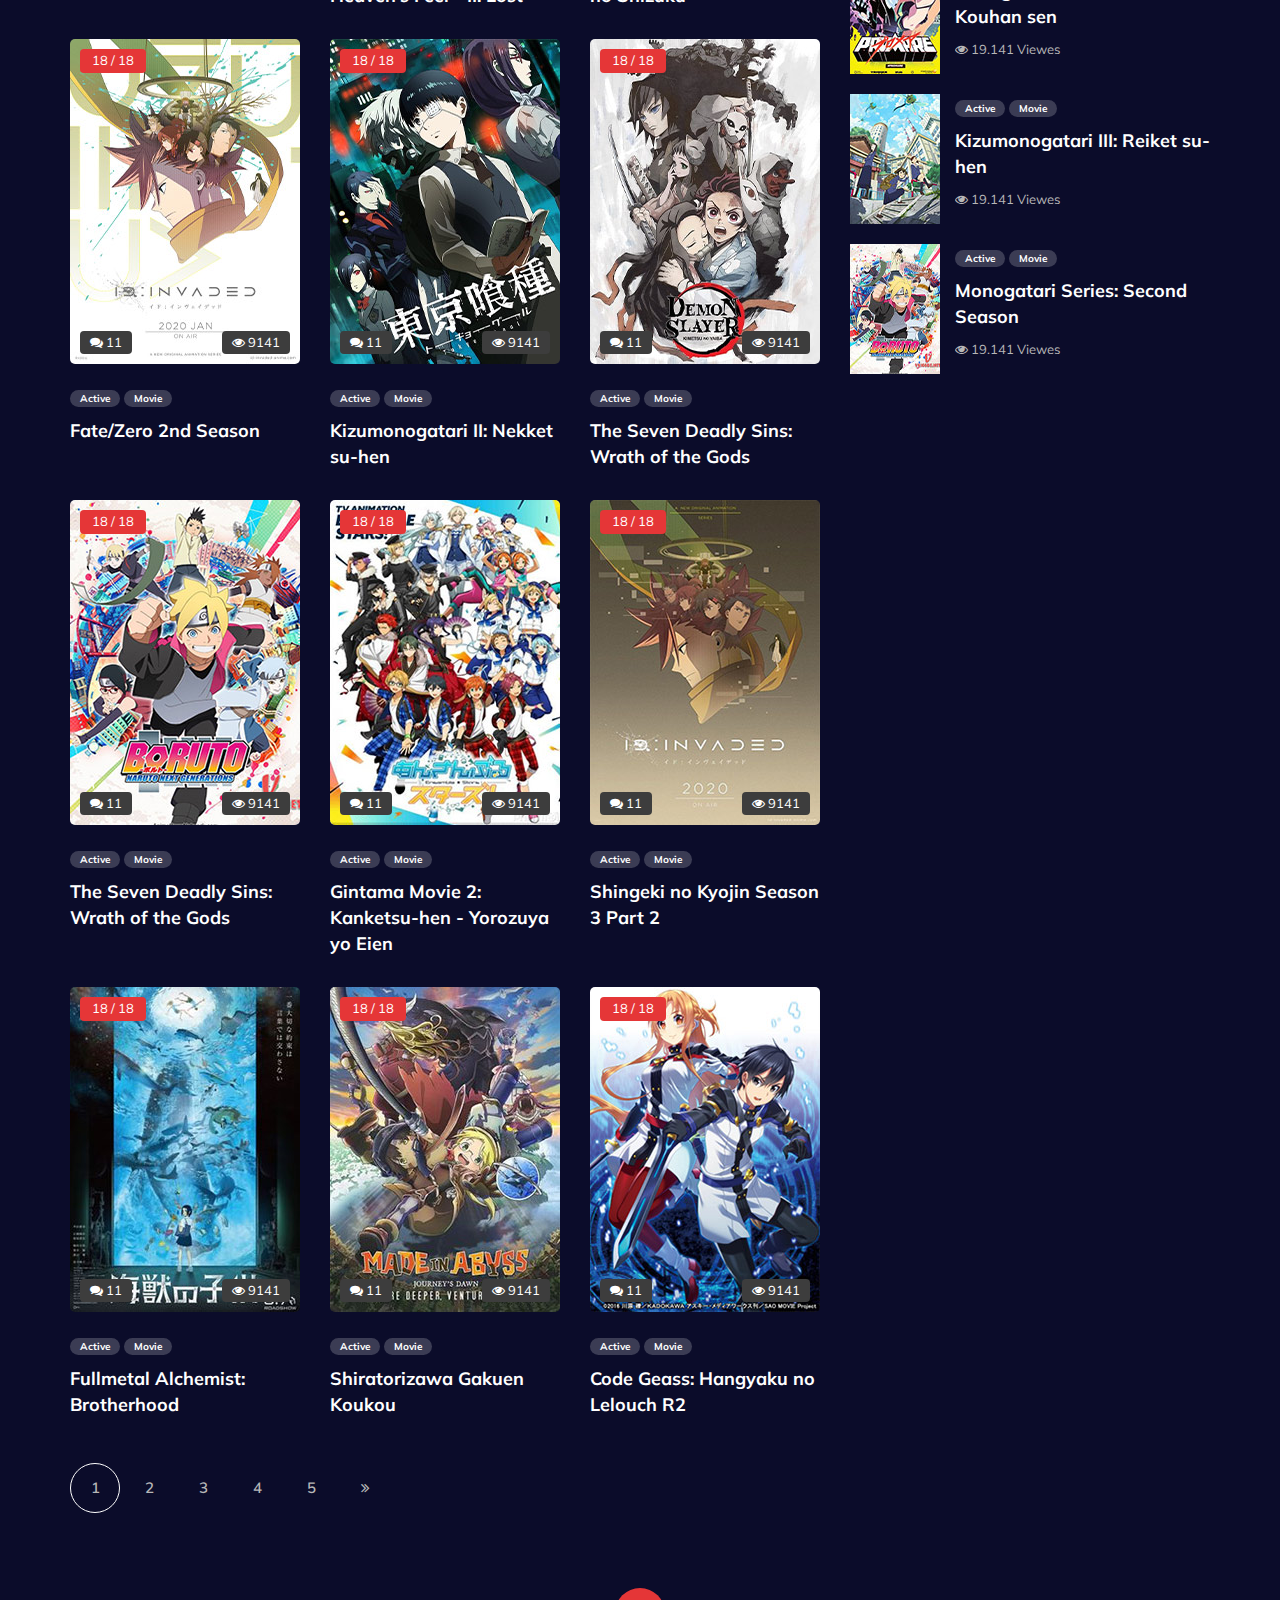
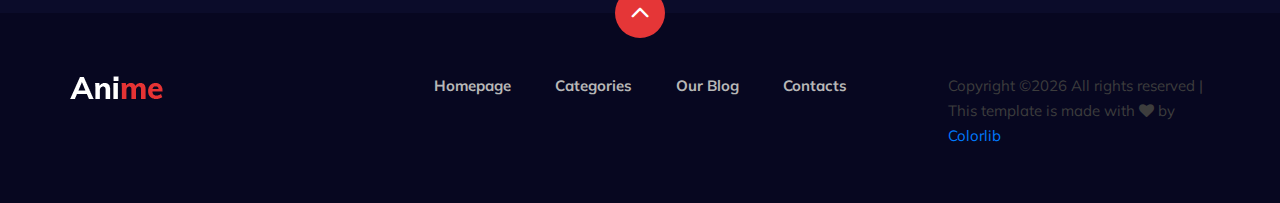
<file: categories.html>
<!DOCTYPE html>
<html lang="zxx">

<head>
    <meta charset="UTF-8">
    <meta name="description" content="Anime Template">
    <meta name="keywords" content="Anime, unica, creative, html">
    <meta name="viewport" content="width=device-width, initial-scale=1.0">
    <meta http-equiv="X-UA-Compatible" content="ie=edge">
    <title>Anime | Template</title>

    <!-- Google Font -->
    <link href="https://fonts.googleapis.com/css2?family=Oswald:wght@300;400;500;600;700&display=swap" rel="stylesheet">
    <link href="https://fonts.googleapis.com/css2?family=Mulish:wght@300;400;500;600;700;800;900&display=swap"
    rel="stylesheet">

    <!-- Css Styles -->
    <link rel="stylesheet" href="css/bootstrap.min.css" type="text/css">
    <link rel="stylesheet" href="css/font-awesome.min.css" type="text/css">
    <link rel="stylesheet" href="css/elegant-icons.css" type="text/css">
    <link rel="stylesheet" href="css/plyr.css" type="text/css">
    <link rel="stylesheet" href="css/nice-select.css" type="text/css">
    <link rel="stylesheet" href="css/owl.carousel.min.css" type="text/css">
    <link rel="stylesheet" href="css/slicknav.min.css" type="text/css">
    <link rel="stylesheet" href="css/style.css" type="text/css">
</head>

<body>
    <!-- Page Preloder -->
    <div id="preloder">
        <div class="loader"></div>
    </div>

    <!-- Header Section Begin -->
    <header class="header">
        <div class="container">
            <div class="row">
                <div class="col-lg-2">
                    <div class="header__logo">
                        <a href="./index.html">
                            <img src="img/logo.png" alt="">
                        </a>
                    </div>
                </div>
                <div class="col-lg-8">
                    <div class="header__nav">
                        <nav class="header__menu mobile-menu">
                            <ul>
                                <li class="active"><a href="./index.html">Homepage</a></li>
                                <li><a href="./categories.html">Categories <span class="arrow_carrot-down"></span></a>
                                    <ul class="dropdown">
                                        <li><a href="./categories.html">Categories</a></li>
                                        <li><a href="./anime-details.html">Anime Details</a></li>
                                        <li><a href="./anime-watching.html">Anime Watching</a></li>
                                        <li><a href="./blog-details.html">Blog Details</a></li>
                                        <li><a href="./signup.html">Sign Up</a></li>
                                        <li><a href="./login.html">Login</a></li>
                                    </ul>
                                </li>
                                <li><a href="./blog.html">Our Blog</a></li>
                                <li><a href="#">Contacts</a></li>
                            </ul>
                        </nav>
                    </div>
                </div>
                <div class="col-lg-2">
                    <div class="header__right">
                        <a href="#" class="search-switch"><span class="icon_search"></span></a>
                        <a href="./login.html"><span class="icon_profile"></span></a>
                    </div>
                </div>
            </div>
            <div id="mobile-menu-wrap"></div>
        </div>
    </header>
    <!-- Header End -->

    <!-- Breadcrumb Begin -->
    <div class="breadcrumb-option">
        <div class="container">
            <div class="row">
                <div class="col-lg-12">
                    <div class="breadcrumb__links">
                        <a href="./index.html"><i class="fa fa-home"></i> Home</a>
                        <a href="./categories.html">Categories</a>
                        <span>Romance</span>
                    </div>
                </div>
            </div>
        </div>
    </div>
    <!-- Breadcrumb End -->

    <!-- Product Section Begin -->
    <section class="product-page spad">
        <div class="container">
            <div class="row">
                <div class="col-lg-8">
                    <div class="product__page__content">
                        <div class="product__page__title">
                            <div class="row">
                                <div class="col-lg-8 col-md-8 col-sm-6">
                                    <div class="section-title">
                                        <h4>Romance</h4>
                                    </div>
                                </div>
                                <div class="col-lg-4 col-md-4 col-sm-6">
                                    <div class="product__page__filter">
                                        <p>Order by:</p>
                                        <select>
                                            <option value="">A-Z</option>
                                            <option value="">1-10</option>
                                            <option value="">10-50</option>
                                        </select>
                                    </div>
                                </div>
                            </div>
                        </div>
                        <div class="row">
                            <div class="col-lg-4 col-md-6 col-sm-6">
                                <div class="product__item">
                                    <div class="product__item__pic set-bg" data-setbg="img/popular/popular-1.jpg">
                                        <div class="ep">18 / 18</div>
                                        <div class="comment"><i class="fa fa-comments"></i> 11</div>
                                        <div class="view"><i class="fa fa-eye"></i> 9141</div>
                                    </div>
                                    <div class="product__item__text">
                                        <ul>
                                            <li>Active</li>
                                            <li>Movie</li>
                                        </ul>
                                        <h5><a href="#">Sen to Chihiro no Kamikakushi</a></h5>
                                    </div>
                                </div>
                            </div>
                            <div class="col-lg-4 col-md-6 col-sm-6">
                                <div class="product__item">
                                    <div class="product__item__pic set-bg" data-setbg="img/popular/popular-2.jpg">
                                        <div class="ep">18 / 18</div>
                                        <div class="comment"><i class="fa fa-comments"></i> 11</div>
                                        <div class="view"><i class="fa fa-eye"></i> 9141</div>
                                    </div>
                                    <div class="product__item__text">
                                        <ul>
                                            <li>Active</li>
                                            <li>Movie</li>
                                        </ul>
                                        <h5><a href="#">Kizumonogatari III: Reiket su-hen</a></h5>
                                    </div>
                                </div>
                            </div>
                            <div class="col-lg-4 col-md-6 col-sm-6">
                                <div class="product__item">
                                    <div class="product__item__pic set-bg" data-setbg="img/popular/popular-3.jpg">
                                        <div class="ep">18 / 18</div>
                                        <div class="comment"><i class="fa fa-comments"></i> 11</div>
                                        <div class="view"><i class="fa fa-eye"></i> 9141</div>
                                    </div>
                                    <div class="product__item__text">
                                        <ul>
                                            <li>Active</li>
                                            <li>Movie</li>
                                        </ul>
                                        <h5><a href="#">Shirogane Tamashii hen Kouhan sen</a></h5>
                                    </div>
                                </div>
                            </div>
                            <div class="col-lg-4 col-md-6 col-sm-6">
                                <div class="product__item">
                                    <div class="product__item__pic set-bg" data-setbg="img/popular/popular-4.jpg">
                                        <div class="ep">18 / 18</div>
                                        <div class="comment"><i class="fa fa-comments"></i> 11</div>
                                        <div class="view"><i class="fa fa-eye"></i> 9141</div>
                                    </div>
                                    <div class="product__item__text">
                                        <ul>
                                            <li>Active</li>
                                            <li>Movie</li>
                                        </ul>
                                        <h5><a href="#">Rurouni Kenshin: Meiji Kenkaku Romantan</a></h5>
                                    </div>
                                </div>
                            </div>
                            <div class="col-lg-4 col-md-6 col-sm-6">
                                <div class="product__item">
                                    <div class="product__item__pic set-bg" data-setbg="img/popular/popular-5.jpg">
                                        <div class="ep">18 / 18</div>
                                        <div class="comment"><i class="fa fa-comments"></i> 11</div>
                                        <div class="view"><i class="fa fa-eye"></i> 9141</div>
                                    </div>
                                    <div class="product__item__text">
                                        <ul>
                                            <li>Active</li>
                                            <li>Movie</li>
                                        </ul>
                                        <h5><a href="#">Mushishi Zoku Shou 2nd Season</a></h5>
                                    </div>
                                </div>
                            </div>
                            <div class="col-lg-4 col-md-6 col-sm-6">
                                <div class="product__item">
                                    <div class="product__item__pic set-bg" data-setbg="img/popular/popular-6.jpg">
                                        <div class="ep">18 / 18</div>
                                        <div class="comment"><i class="fa fa-comments"></i> 11</div>
                                        <div class="view"><i class="fa fa-eye"></i> 9141</div>
                                    </div>
                                    <div class="product__item__text">
                                        <ul>
                                            <li>Active</li>
                                            <li>Movie</li>
                                        </ul>
                                        <h5><a href="#">Monogatari Series: Second Season</a></h5>
                                    </div>
                                </div>
                            </div>
                            <div class="col-lg-4 col-md-6 col-sm-6">
                                <div class="product__item">
                                    <div class="product__item__pic set-bg" data-setbg="img/recent/recent-1.jpg">
                                        <div class="ep">18 / 18</div>
                                        <div class="comment"><i class="fa fa-comments"></i> 11</div>
                                        <div class="view"><i class="fa fa-eye"></i> 9141</div>
                                    </div>
                                    <div class="product__item__text">
                                        <ul>
                                            <li>Active</li>
                                            <li>Movie</li>
                                        </ul>
                                        <h5><a href="#">Great Teacher Onizuka</a></h5>
                                    </div>
                                </div>
                            </div>
                            <div class="col-lg-4 col-md-6 col-sm-6">
                                <div class="product__item">
                                    <div class="product__item__pic set-bg" data-setbg="img/recent/recent-2.jpg">
                                        <div class="ep">18 / 18</div>
                                        <div class="comment"><i class="fa fa-comments"></i> 11</div>
                                        <div class="view"><i class="fa fa-eye"></i> 9141</div>
                                    </div>
                                    <div class="product__item__text">
                                        <ul>
                                            <li>Active</li>
                                            <li>Movie</li>
                                        </ul>
                                        <h5><a href="#">Fate/stay night Movie: Heaven's Feel - II. Lost</a></h5>
                                    </div>
                                </div>
                            </div>
                            <div class="col-lg-4 col-md-6 col-sm-6">
                                <div class="product__item">
                                    <div class="product__item__pic set-bg" data-setbg="img/recent/recent-3.jpg">
                                        <div class="ep">18 / 18</div>
                                        <div class="comment"><i class="fa fa-comments"></i> 11</div>
                                        <div class="view"><i class="fa fa-eye"></i> 9141</div>
                                    </div>
                                    <div class="product__item__text">
                                        <ul>
                                            <li>Active</li>
                                            <li>Movie</li>
                                        </ul>
                                        <h5><a href="#">Mushishi Zoku Shou: Suzu no Shizuku</a></h5>
                                    </div>
                                </div>
                            </div>
                            <div class="col-lg-4 col-md-6 col-sm-6">
                                <div class="product__item">
                                    <div class="product__item__pic set-bg" data-setbg="img/recent/recent-4.jpg">
                                        <div class="ep">18 / 18</div>
                                        <div class="comment"><i class="fa fa-comments"></i> 11</div>
                                        <div class="view"><i class="fa fa-eye"></i> 9141</div>
                                    </div>
                                    <div class="product__item__text">
                                        <ul>
                                            <li>Active</li>
                                            <li>Movie</li>
                                        </ul>
                                        <h5><a href="#">Fate/Zero 2nd Season</a></h5>
                                    </div>
                                </div>
                            </div>
                            <div class="col-lg-4 col-md-6 col-sm-6">
                                <div class="product__item">
                                    <div class="product__item__pic set-bg" data-setbg="img/recent/recent-5.jpg">
                                        <div class="ep">18 / 18</div>
                                        <div class="comment"><i class="fa fa-comments"></i> 11</div>
                                        <div class="view"><i class="fa fa-eye"></i> 9141</div>
                                    </div>
                                    <div class="product__item__text">
                                        <ul>
                                            <li>Active</li>
                                            <li>Movie</li>
                                        </ul>
                                        <h5><a href="#">Kizumonogatari II: Nekket su-hen</a></h5>
                                    </div>
                                </div>
                            </div>
                            <div class="col-lg-4 col-md-6 col-sm-6">
                                <div class="product__item">
                                    <div class="product__item__pic set-bg" data-setbg="img/recent/recent-6.jpg">
                                        <div class="ep">18 / 18</div>
                                        <div class="comment"><i class="fa fa-comments"></i> 11</div>
                                        <div class="view"><i class="fa fa-eye"></i> 9141</div>
                                    </div>
                                    <div class="product__item__text">
                                        <ul>
                                            <li>Active</li>
                                            <li>Movie</li>
                                        </ul>
                                        <h5><a href="#">The Seven Deadly Sins: Wrath of the Gods</a></h5>
                                    </div>
                                </div>
                            </div>
                            <div class="col-lg-4 col-md-6 col-sm-6">
                                <div class="product__item">
                                    <div class="product__item__pic set-bg" data-setbg="img/trending/trend-1.jpg">
                                        <div class="ep">18 / 18</div>
                                        <div class="comment"><i class="fa fa-comments"></i> 11</div>
                                        <div class="view"><i class="fa fa-eye"></i> 9141</div>
                                    </div>
                                    <div class="product__item__text">
                                        <ul>
                                            <li>Active</li>
                                            <li>Movie</li>
                                        </ul>
                                        <h5><a href="#">The Seven Deadly Sins: Wrath of the Gods</a></h5>
                                    </div>
                                </div>
                            </div>
                            <div class="col-lg-4 col-md-6 col-sm-6">
                                <div class="product__item">
                                    <div class="product__item__pic set-bg" data-setbg="img/trending/trend-2.jpg">
                                        <div class="ep">18 / 18</div>
                                        <div class="comment"><i class="fa fa-comments"></i> 11</div>
                                        <div class="view"><i class="fa fa-eye"></i> 9141</div>
                                    </div>
                                    <div class="product__item__text">
                                        <ul>
                                            <li>Active</li>
                                            <li>Movie</li>
                                        </ul>
                                        <h5><a href="#">Gintama Movie 2: Kanketsu-hen - Yorozuya yo Eien</a></h5>
                                    </div>
                                </div>
                            </div>
                            <div class="col-lg-4 col-md-6 col-sm-6">
                                <div class="product__item">
                                    <div class="product__item__pic set-bg" data-setbg="img/trending/trend-3.jpg">
                                        <div class="ep">18 / 18</div>
                                        <div class="comment"><i class="fa fa-comments"></i> 11</div>
                                        <div class="view"><i class="fa fa-eye"></i> 9141</div>
                                    </div>
                                    <div class="product__item__text">
                                        <ul>
                                            <li>Active</li>
                                            <li>Movie</li>
                                        </ul>
                                        <h5><a href="#">Shingeki no Kyojin Season 3 Part 2</a></h5>
                                    </div>
                                </div>
                            </div>
                            <div class="col-lg-4 col-md-6 col-sm-6">
                                <div class="product__item">
                                    <div class="product__item__pic set-bg" data-setbg="img/trending/trend-4.jpg">
                                        <div class="ep">18 / 18</div>
                                        <div class="comment"><i class="fa fa-comments"></i> 11</div>
                                        <div class="view"><i class="fa fa-eye"></i> 9141</div>
                                    </div>
                                    <div class="product__item__text">
                                        <ul>
                                            <li>Active</li>
                                            <li>Movie</li>
                                        </ul>
                                        <h5><a href="#">Fullmetal Alchemist: Brotherhood</a></h5>
                                    </div>
                                </div>
                            </div>
                            <div class="col-lg-4 col-md-6 col-sm-6">
                                <div class="product__item">
                                    <div class="product__item__pic set-bg" data-setbg="img/trending/trend-5.jpg">
                                        <div class="ep">18 / 18</div>
                                        <div class="comment"><i class="fa fa-comments"></i> 11</div>
                                        <div class="view"><i class="fa fa-eye"></i> 9141</div>
                                    </div>
                                    <div class="product__item__text">
                                        <ul>
                                            <li>Active</li>
                                            <li>Movie</li>
                                        </ul>
                                        <h5><a href="#">Shiratorizawa Gakuen Koukou</a></h5>
                                    </div>
                                </div>
                            </div>
                            <div class="col-lg-4 col-md-6 col-sm-6">
                                <div class="product__item">
                                    <div class="product__item__pic set-bg" data-setbg="img/trending/trend-6.jpg">
                                        <div class="ep">18 / 18</div>
                                        <div class="comment"><i class="fa fa-comments"></i> 11</div>
                                        <div class="view"><i class="fa fa-eye"></i> 9141</div>
                                    </div>
                                    <div class="product__item__text">
                                        <ul>
                                            <li>Active</li>
                                            <li>Movie</li>
                                        </ul>
                                        <h5><a href="#">Code Geass: Hangyaku no Lelouch R2</a></h5>
                                    </div>
                                </div>
                            </div>
                        </div>
                    </div>
                    <div class="product__pagination">
                        <a href="#" class="current-page">1</a>
                        <a href="#">2</a>
                        <a href="#">3</a>
                        <a href="#">4</a>
                        <a href="#">5</a>
                        <a href="#"><i class="fa fa-angle-double-right"></i></a>
                    </div>
                </div>
                <div class="col-lg-4 col-md-6 col-sm-8">
                    <div class="product__sidebar">
                        <div class="product__sidebar__view">
                            <div class="section-title">
                                <h5>Top Views</h5>
                            </div>
                            <ul class="filter__controls">
                                <li class="active" data-filter="*">Day</li>
                                <li data-filter=".week">Week</li>
                                <li data-filter=".month">Month</li>
                                <li data-filter=".years">Years</li>
                            </ul>
                            <div class="filter__gallery">
                                <div class="product__sidebar__view__item set-bg mix day years"
                                data-setbg="img/sidebar/tv-1.jpg">
                                <div class="ep">18 / ?</div>
                                <div class="view"><i class="fa fa-eye"></i> 9141</div>
                                <h5><a href="#">Boruto: Naruto next generations</a></h5>
                            </div>
                            <div class="product__sidebar__view__item set-bg mix month week"
                            data-setbg="img/sidebar/tv-2.jpg">
                            <div class="ep">18 / ?</div>
                            <div class="view"><i class="fa fa-eye"></i> 9141</div>
                            <h5><a href="#">The Seven Deadly Sins: Wrath of the Gods</a></h5>
                        </div>
                        <div class="product__sidebar__view__item set-bg mix week years"
                        data-setbg="img/sidebar/tv-3.jpg">
                        <div class="ep">18 / ?</div>
                        <div class="view"><i class="fa fa-eye"></i> 9141</div>
                        <h5><a href="#">Sword art online alicization war of underworld</a></h5>
                    </div>
                    <div class="product__sidebar__view__item set-bg mix years month"
                    data-setbg="img/sidebar/tv-4.jpg">
                    <div class="ep">18 / ?</div>
                    <div class="view"><i class="fa fa-eye"></i> 9141</div>
                    <h5><a href="#">Fate/stay night: Heaven's Feel I. presage flower</a></h5>
                </div>
                <div class="product__sidebar__view__item set-bg mix day"
                data-setbg="img/sidebar/tv-5.jpg">
                <div class="ep">18 / ?</div>
                <div class="view"><i class="fa fa-eye"></i> 9141</div>
                <h5><a href="#">Fate stay night unlimited blade works</a></h5>
            </div>
        </div>
    </div>
    <div class="product__sidebar__comment">
        <div class="section-title">
            <h5>New Comment</h5>
        </div>
        <div class="product__sidebar__comment__item">
            <div class="product__sidebar__comment__item__pic">
                <img src="img/sidebar/comment-1.jpg" alt="">
            </div>
            <div class="product__sidebar__comment__item__text">
                <ul>
                    <li>Active</li>
                    <li>Movie</li>
                </ul>
                <h5><a href="#">The Seven Deadly Sins: Wrath of the Gods</a></h5>
                <span><i class="fa fa-eye"></i> 19.141 Viewes</span>
            </div>
        </div>
        <div class="product__sidebar__comment__item">
            <div class="product__sidebar__comment__item__pic">
                <img src="img/sidebar/comment-2.jpg" alt="">
            </div>
            <div class="product__sidebar__comment__item__text">
                <ul>
                    <li>Active</li>
                    <li>Movie</li>
                </ul>
                <h5><a href="#">Shirogane Tamashii hen Kouhan sen</a></h5>
                <span><i class="fa fa-eye"></i> 19.141 Viewes</span>
            </div>
        </div>
        <div class="product__sidebar__comment__item">
            <div class="product__sidebar__comment__item__pic">
                <img src="img/sidebar/comment-3.jpg" alt="">
            </div>
            <div class="product__sidebar__comment__item__text">
                <ul>
                    <li>Active</li>
                    <li>Movie</li>
                </ul>
                <h5><a href="#">Kizumonogatari III: Reiket su-hen</a></h5>
                <span><i class="fa fa-eye"></i> 19.141 Viewes</span>
            </div>
        </div>
        <div class="product__sidebar__comment__item">
            <div class="product__sidebar__comment__item__pic">
                <img src="img/sidebar/comment-4.jpg" alt="">
            </div>
            <div class="product__sidebar__comment__item__text">
                <ul>
                    <li>Active</li>
                    <li>Movie</li>
                </ul>
                <h5><a href="#">Monogatari Series: Second Season</a></h5>
                <span><i class="fa fa-eye"></i> 19.141 Viewes</span>
            </div>
        </div>
    </div>
</div>
</div>
</div>
</div>
</section>
<!-- Product Section End -->

<!-- Footer Section Begin -->
<footer class="footer">
    <div class="page-up">
        <a href="#" id="scrollToTopButton"><span class="arrow_carrot-up"></span></a>
    </div>
    <div class="container">
        <div class="row">
            <div class="col-lg-3">
                <div class="footer__logo">
                    <a href="./index.html"><img src="img/logo.png" alt=""></a>
                </div>
            </div>
            <div class="col-lg-6">
                <div class="footer__nav">
                    <ul>
                        <li class="active"><a href="./index.html">Homepage</a></li>
                        <li><a href="./categories.html">Categories</a></li>
                        <li><a href="./blog.html">Our Blog</a></li>
                        <li><a href="#">Contacts</a></li>
                    </ul>
                </div>
            </div>
            <div class="col-lg-3">
                <p><!-- Link back to Colorlib can't be removed. Template is licensed under CC BY 3.0. -->
                  Copyright &copy;<script>document.write(new Date().getFullYear());</script> All rights reserved | This template is made with <i class="fa fa-heart" aria-hidden="true"></i> by <a href="https://colorlib.com" target="_blank">Colorlib</a>
                  <!-- Link back to Colorlib can't be removed. Template is licensed under CC BY 3.0. --></p>

              </div>
          </div>
      </div>
  </footer>
  <!-- Footer Section End -->

  <!-- Search model Begin -->
  <div class="search-model">
    <div class="h-100 d-flex align-items-center justify-content-center">
        <div class="search-close-switch"><i class="icon_close"></i></div>
        <form class="search-model-form">
            <input type="text" id="search-input" placeholder="Search here.....">
        </form>
    </div>
</div>
<!-- Search model end -->

<!-- Js Plugins -->
<script src="js/jquery-3.3.1.min.js"></script>
<script src="js/bootstrap.min.js"></script>
<script src="js/player.js"></script>
<script src="js/jquery.nice-select.min.js"></script>
<script src="js/mixitup.min.js"></script>
<script src="js/jquery.slicknav.js"></script>
<script src="js/owl.carousel.min.js"></script>
<script src="js/main.js"></script>

</body>

</html>
</file>
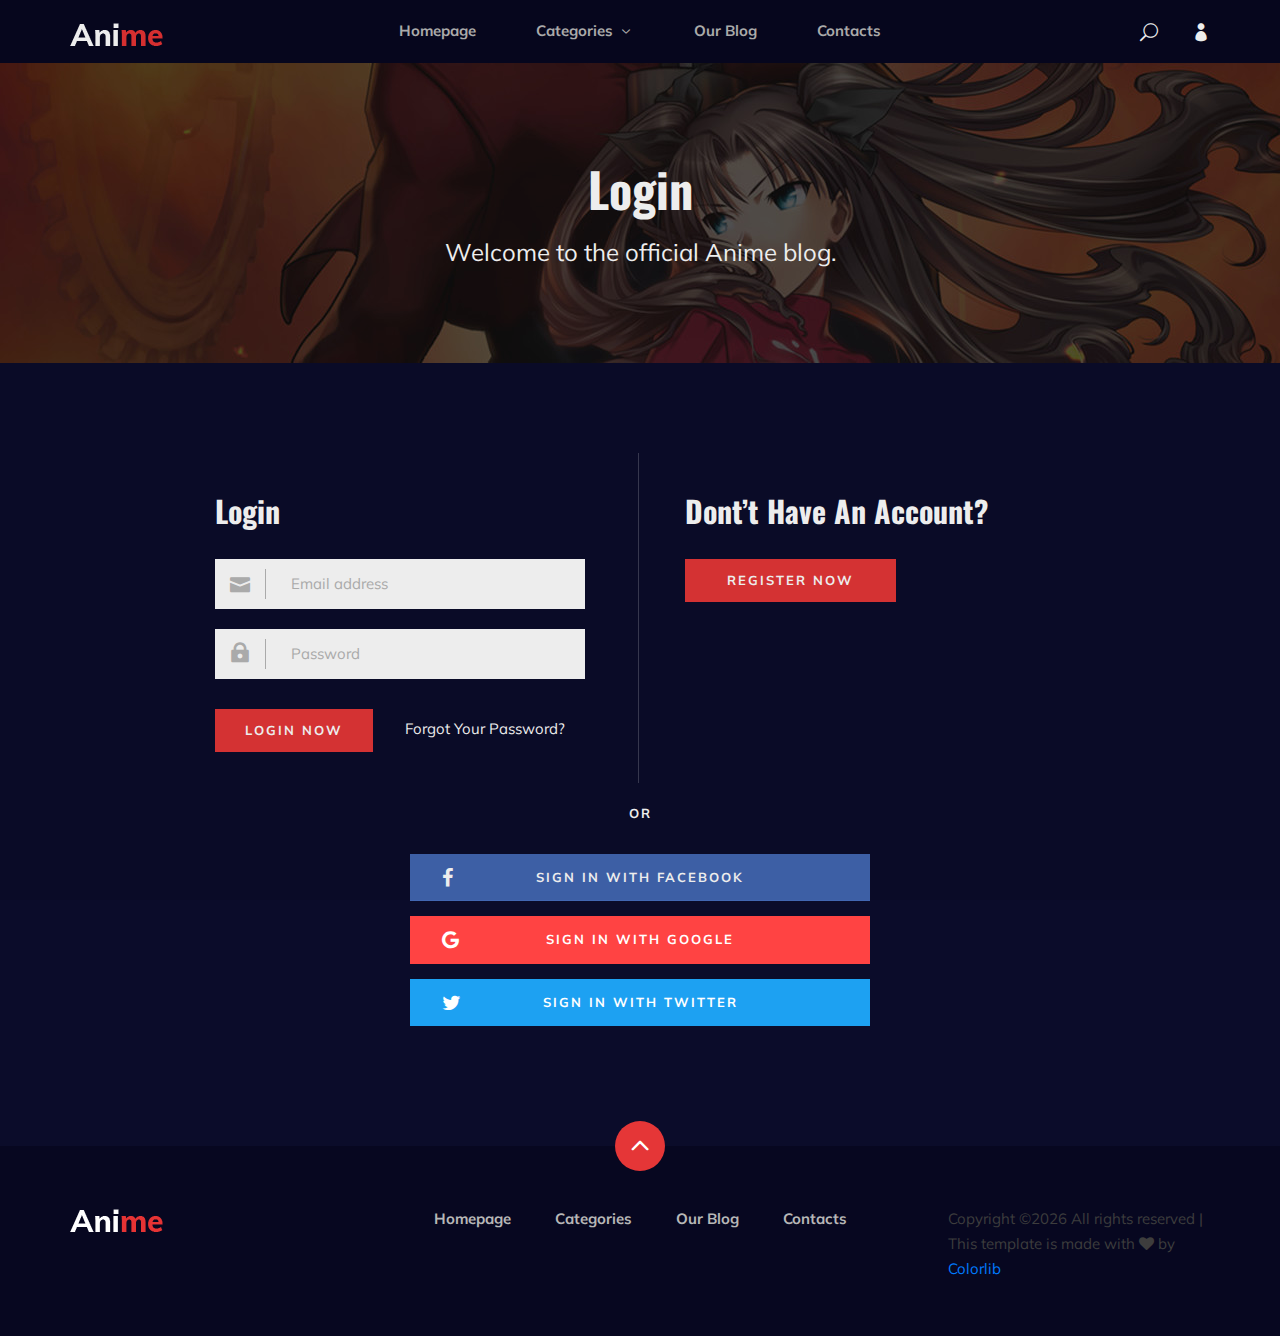
<file: login.html>
<!DOCTYPE html>
<html lang="zxx">

<head>
    <meta charset="UTF-8">
    <meta name="description" content="Anime Template">
    <meta name="keywords" content="Anime, unica, creative, html">
    <meta name="viewport" content="width=device-width, initial-scale=1.0">
    <meta http-equiv="X-UA-Compatible" content="ie=edge">
    <title>Anime | Template</title>

    <!-- Google Font -->
    <link href="https://fonts.googleapis.com/css2?family=Oswald:wght@300;400;500;600;700&display=swap" rel="stylesheet">
    <link href="https://fonts.googleapis.com/css2?family=Mulish:wght@300;400;500;600;700;800;900&display=swap"
    rel="stylesheet">

    <!-- Css Styles -->
    <link rel="stylesheet" href="css/bootstrap.min.css" type="text/css">
    <link rel="stylesheet" href="css/font-awesome.min.css" type="text/css">
    <link rel="stylesheet" href="css/elegant-icons.css" type="text/css">
    <link rel="stylesheet" href="css/plyr.css" type="text/css">
    <link rel="stylesheet" href="css/nice-select.css" type="text/css">
    <link rel="stylesheet" href="css/owl.carousel.min.css" type="text/css">
    <link rel="stylesheet" href="css/slicknav.min.css" type="text/css">
    <link rel="stylesheet" href="css/style.css" type="text/css">
</head>

<body>
    <!-- Page Preloder -->
    <div id="preloder">
        <div class="loader"></div>
    </div>

    <!-- Header Section Begin -->
    <header class="header">
        <div class="container">
            <div class="row">
                <div class="col-lg-2">
                    <div class="header__logo">
                        <a href="./index.html">
                            <img src="img/logo.png" alt="">
                        </a>
                    </div>
                </div>
                <div class="col-lg-8">
                    <div class="header__nav">
                        <nav class="header__menu mobile-menu">
                            <ul>
                                <li><a href="./index.html">Homepage</a></li>
                                <li><a href="./categories.html">Categories <span class="arrow_carrot-down"></span></a>
                                    <ul class="dropdown">
                                        <li><a href="./categories.html">Categories</a></li>
                                        <li><a href="./anime-details.html">Anime Details</a></li>
                                        <li><a href="./anime-watching.html">Anime Watching</a></li>
                                        <li><a href="./blog-details.html">Blog Details</a></li>
                                        <li><a href="./signup.html">Sign Up</a></li>
                                        <li><a href="./login.html">Login</a></li>
                                    </ul>
                                </li>
                                <li><a href="./blog.html">Our Blog</a></li>
                                <li><a href="#">Contacts</a></li>
                            </ul>
                        </nav>
                    </div>
                </div>
                <div class="col-lg-2">
                    <div class="header__right">
                        <a href="#" class="search-switch"><span class="icon_search"></span></a>
                        <a href="./login.html"><span class="icon_profile"></span></a>
                    </div>
                </div>
            </div>
            <div id="mobile-menu-wrap"></div>
        </div>
    </header>
    <!-- Header End -->

    <!-- Normal Breadcrumb Begin -->
    <section class="normal-breadcrumb set-bg" data-setbg="img/normal-breadcrumb.jpg">
        <div class="container">
            <div class="row">
                <div class="col-lg-12 text-center">
                    <div class="normal__breadcrumb__text">
                        <h2>Login</h2>
                        <p>Welcome to the official Anime blog.</p>
                    </div>
                </div>
            </div>
        </div>
    </section>
    <!-- Normal Breadcrumb End -->

    <!-- Login Section Begin -->
    <section class="login spad">
        <div class="container">
            <div class="row">
                <div class="col-lg-6">
                    <div class="login__form">
                        <h3>Login</h3>
                        <form action="#">
                            <div class="input__item">
                                <input type="text" placeholder="Email address">
                                <span class="icon_mail"></span>
                            </div>
                            <div class="input__item">
                                <input type="text" placeholder="Password">
                                <span class="icon_lock"></span>
                            </div>
                            <button type="submit" class="site-btn">Login Now</button>
                        </form>
                        <a href="#" class="forget_pass">Forgot Your Password?</a>
                    </div>
                </div>
                <div class="col-lg-6">
                    <div class="login__register">
                        <h3>Dont’t Have An Account?</h3>
                        <a href="#" class="primary-btn">Register Now</a>
                    </div>
                </div>
            </div>
            <div class="login__social">
                <div class="row d-flex justify-content-center">
                    <div class="col-lg-6">
                        <div class="login__social__links">
                            <span>or</span>
                            <ul>
                                <li><a href="#" class="facebook"><i class="fa fa-facebook"></i> Sign in With
                                Facebook</a></li>
                                <li><a href="#" class="google"><i class="fa fa-google"></i> Sign in With Google</a></li>
                                <li><a href="#" class="twitter"><i class="fa fa-twitter"></i> Sign in With Twitter</a>
                                </li>
                            </ul>
                        </div>
                    </div>
                </div>
            </div>
        </div>
    </section>
    <!-- Login Section End -->

    <!-- Footer Section Begin -->
    <footer class="footer">
        <div class="page-up">
            <a href="#" id="scrollToTopButton"><span class="arrow_carrot-up"></span></a>
        </div>
        <div class="container">
            <div class="row">
                <div class="col-lg-3">
                    <div class="footer__logo">
                        <a href="./index.html"><img src="img/logo.png" alt=""></a>
                    </div>
                </div>
                <div class="col-lg-6">
                    <div class="footer__nav">
                        <ul>
                            <li class="active"><a href="./index.html">Homepage</a></li>
                            <li><a href="./categories.html">Categories</a></li>
                            <li><a href="./blog.html">Our Blog</a></li>
                            <li><a href="#">Contacts</a></li>
                        </ul>
                    </div>
                </div>
                <div class="col-lg-3">
                    <p><!-- Link back to Colorlib can't be removed. Template is licensed under CC BY 3.0. -->
                      Copyright &copy;<script>document.write(new Date().getFullYear());</script> All rights reserved | This template is made with <i class="fa fa-heart" aria-hidden="true"></i> by <a href="https://colorlib.com" target="_blank">Colorlib</a>
                      <!-- Link back to Colorlib can't be removed. Template is licensed under CC BY 3.0. --></p>

                  </div>
              </div>
          </div>
      </footer>
      <!-- Footer Section End -->

      <!-- Search model Begin -->
      <div class="search-model">
        <div class="h-100 d-flex align-items-center justify-content-center">
            <div class="search-close-switch"><i class="icon_close"></i></div>
            <form class="search-model-form">
                <input type="text" id="search-input" placeholder="Search here.....">
            </form>
        </div>
    </div>
    <!-- Search model end -->

    <!-- Js Plugins -->
    <script src="js/jquery-3.3.1.min.js"></script>
    <script src="js/bootstrap.min.js"></script>
    <script src="js/player.js"></script>
    <script src="js/jquery.nice-select.min.js"></script>
    <script src="js/mixitup.min.js"></script>
    <script src="js/jquery.slicknav.js"></script>
    <script src="js/owl.carousel.min.js"></script>
    <script src="js/main.js"></script>


</body>

</html>
</file>
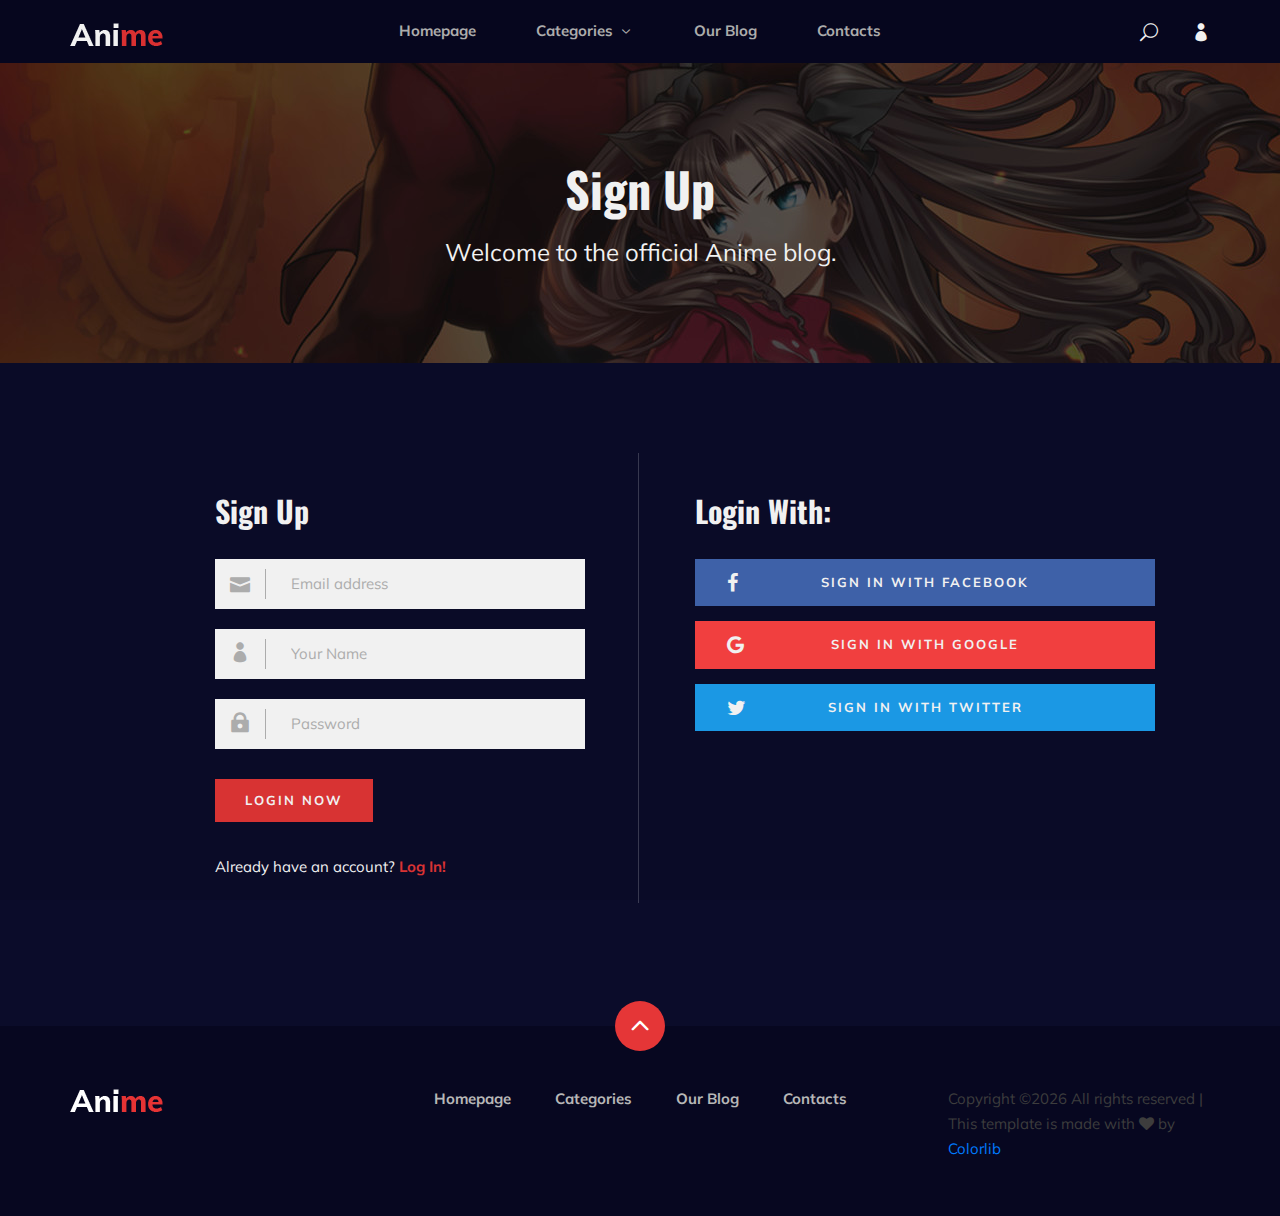
<file: signup.html>
<!DOCTYPE html>
<html lang="zxx">

<head>
    <meta charset="UTF-8">
    <meta name="description" content="Anime Template">
    <meta name="keywords" content="Anime, unica, creative, html">
    <meta name="viewport" content="width=device-width, initial-scale=1.0">
    <meta http-equiv="X-UA-Compatible" content="ie=edge">
    <title>Anime | Template</title>

    <!-- Google Font -->
    <link href="https://fonts.googleapis.com/css2?family=Oswald:wght@300;400;500;600;700&display=swap" rel="stylesheet">
    <link href="https://fonts.googleapis.com/css2?family=Mulish:wght@300;400;500;600;700;800;900&display=swap"
    rel="stylesheet">

    <!-- Css Styles -->
    <link rel="stylesheet" href="css/bootstrap.min.css" type="text/css">
    <link rel="stylesheet" href="css/font-awesome.min.css" type="text/css">
    <link rel="stylesheet" href="css/elegant-icons.css" type="text/css">
    <link rel="stylesheet" href="css/plyr.css" type="text/css">
    <link rel="stylesheet" href="css/nice-select.css" type="text/css">
    <link rel="stylesheet" href="css/owl.carousel.min.css" type="text/css">
    <link rel="stylesheet" href="css/slicknav.min.css" type="text/css">
    <link rel="stylesheet" href="css/style.css" type="text/css">
</head>

<body>
    <!-- Page Preloder -->
    <div id="preloder">
        <div class="loader"></div>
    </div>

    <!-- Header Section Begin -->
    <header class="header">
        <div class="container">
            <div class="row">
                <div class="col-lg-2">
                    <div class="header__logo">
                        <a href="./index.html">
                            <img src="img/logo.png" alt="">
                        </a>
                    </div>
                </div>
                <div class="col-lg-8">
                    <div class="header__nav">
                        <nav class="header__menu mobile-menu">
                            <ul>
                                <li><a href="./index.html">Homepage</a></li>
                                <li><a href="./categories.html">Categories <span class="arrow_carrot-down"></span></a>
                                    <ul class="dropdown">
                                        <li><a href="./categories.html">Categories</a></li>
                                        <li><a href="./anime-details.html">Anime Details</a></li>
                                        <li><a href="./anime-watching.html">Anime Watching</a></li>
                                        <li><a href="./blog-details.html">Blog Details</a></li>
                                        <li><a href="./signup.html">Sign Up</a></li>
                                        <li><a href="./login.html">Login</a></li>
                                    </ul>
                                </li>
                                <li><a href="./blog.html">Our Blog</a></li>
                                <li><a href="#">Contacts</a></li>
                            </ul>
                        </nav>
                    </div>
                </div>
                <div class="col-lg-2">
                    <div class="header__right">
                        <a href="#" class="search-switch"><span class="icon_search"></span></a>
                        <a href="./login.html"><span class="icon_profile"></span></a>
                    </div>
                </div>
            </div>
            <div id="mobile-menu-wrap"></div>
        </div>
    </header>
    <!-- Header End -->

    <!-- Normal Breadcrumb Begin -->
    <section class="normal-breadcrumb set-bg" data-setbg="img/normal-breadcrumb.jpg">
        <div class="container">
            <div class="row">
                <div class="col-lg-12 text-center">
                    <div class="normal__breadcrumb__text">
                        <h2>Sign Up</h2>
                        <p>Welcome to the official Anime blog.</p>
                    </div>
                </div>
            </div>
        </div>
    </section>
    <!-- Normal Breadcrumb End -->

    <!-- Signup Section Begin -->
    <section class="signup spad">
        <div class="container">
            <div class="row">
                <div class="col-lg-6">
                    <div class="login__form">
                        <h3>Sign Up</h3>
                        <form action="#">
                            <div class="input__item">
                                <input type="text" placeholder="Email address">
                                <span class="icon_mail"></span>
                            </div>
                            <div class="input__item">
                                <input type="text" placeholder="Your Name">
                                <span class="icon_profile"></span>
                            </div>
                            <div class="input__item">
                                <input type="text" placeholder="Password">
                                <span class="icon_lock"></span>
                            </div>
                            <button type="submit" class="site-btn">Login Now</button>
                        </form>
                        <h5>Already have an account? <a href="#">Log In!</a></h5>
                    </div>
                </div>
                <div class="col-lg-6">
                    <div class="login__social__links">
                        <h3>Login With:</h3>
                        <ul>
                            <li><a href="#" class="facebook"><i class="fa fa-facebook"></i> Sign in With Facebook</a>
                            </li>
                            <li><a href="#" class="google"><i class="fa fa-google"></i> Sign in With Google</a></li>
                            <li><a href="#" class="twitter"><i class="fa fa-twitter"></i> Sign in With Twitter</a></li>
                        </ul>
                    </div>
                </div>
            </div>
        </div>
    </section>
    <!-- Signup Section End -->

    <!-- Footer Section Begin -->
    <footer class="footer">
        <div class="page-up">
            <a href="#" id="scrollToTopButton"><span class="arrow_carrot-up"></span></a>
        </div>
        <div class="container">
            <div class="row">
                <div class="col-lg-3">
                    <div class="footer__logo">
                        <a href="./index.html"><img src="img/logo.png" alt=""></a>
                    </div>
                </div>
                <div class="col-lg-6">
                    <div class="footer__nav">
                        <ul>
                            <li class="active"><a href="./index.html">Homepage</a></li>
                            <li><a href="./categories.html">Categories</a></li>
                            <li><a href="./blog.html">Our Blog</a></li>
                            <li><a href="#">Contacts</a></li>
                        </ul>
                    </div>
                </div>
                <div class="col-lg-3">
                    <p><!-- Link back to Colorlib can't be removed. Template is licensed under CC BY 3.0. -->
                      Copyright &copy;<script>document.write(new Date().getFullYear());</script> All rights reserved | This template is made with <i class="fa fa-heart" aria-hidden="true"></i> by <a href="https://colorlib.com" target="_blank">Colorlib</a>
                      <!-- Link back to Colorlib can't be removed. Template is licensed under CC BY 3.0. --></p>

                  </div>
              </div>
          </div>
      </footer>
      <!-- Footer Section End -->

      <!-- Search model Begin -->
      <div class="search-model">
        <div class="h-100 d-flex align-items-center justify-content-center">
            <div class="search-close-switch"><i class="icon_close"></i></div>
            <form class="search-model-form">
                <input type="text" id="search-input" placeholder="Search here.....">
            </form>
        </div>
    </div>
    <!-- Search model end -->

    <!-- Js Plugins -->
    <script src="js/jquery-3.3.1.min.js"></script>
    <script src="js/bootstrap.min.js"></script>
    <script src="js/player.js"></script>
    <script src="js/jquery.nice-select.min.js"></script>
    <script src="js/mixitup.min.js"></script>
    <script src="js/jquery.slicknav.js"></script>
    <script src="js/owl.carousel.min.js"></script>
    <script src="js/main.js"></script>

</body>

</html>
</file>
<file: css/elegant-icons.css>
@font-face {
	font-family: 'ElegantIcons';
	src:url('../fonts/ElegantIcons.eot');
	src:url('../fonts/ElegantIcons.eot?#iefix') format('embedded-opentype'),
		url('../fonts/ElegantIcons.woff') format('woff'),
		url('../fonts/ElegantIcons.ttf') format('truetype'),
		url('../fonts/ElegantIcons.svg#ElegantIcons') format('svg');
	font-weight: normal;
	font-style: normal;
}

/* Use the following CSS code if you want to use data attributes for inserting your icons */
[data-icon]:before {
	font-family: 'ElegantIcons';
	content: attr(data-icon);
	speak: none;
	font-weight: normal;
	font-variant: normal;
	text-transform: none;
	line-height: 1;
	-webkit-font-smoothing: antialiased;
	-moz-osx-font-smoothing: grayscale;
}

/* Use the following CSS code if you want to have a class per icon */
/*
Instead of a list of all class selectors,
you can use the generic selector below, but it's slower:
[class*="your-class-prefix"] {
*/
.arrow_up, .arrow_down, .arrow_left, .arrow_right, .arrow_left-up, .arrow_right-up, .arrow_right-down, .arrow_left-down, .arrow-up-down, .arrow_up-down_alt, .arrow_left-right_alt, .arrow_left-right, .arrow_expand_alt2, .arrow_expand_alt, .arrow_condense, .arrow_expand, .arrow_move, .arrow_carrot-up, .arrow_carrot-down, .arrow_carrot-left, .arrow_carrot-right, .arrow_carrot-2up, .arrow_carrot-2down, .arrow_carrot-2left, .arrow_carrot-2right, .arrow_carrot-up_alt2, .arrow_carrot-down_alt2, .arrow_carrot-left_alt2, .arrow_carrot-right_alt2, .arrow_carrot-2up_alt2, .arrow_carrot-2down_alt2, .arrow_carrot-2left_alt2, .arrow_carrot-2right_alt2, .arrow_triangle-up, .arrow_triangle-down, .arrow_triangle-left, .arrow_triangle-right, .arrow_triangle-up_alt2, .arrow_triangle-down_alt2, .arrow_triangle-left_alt2, .arrow_triangle-right_alt2, .arrow_back, .icon_minus-06, .icon_plus, .icon_close, .icon_check, .icon_minus_alt2, .icon_plus_alt2, .icon_close_alt2, .icon_check_alt2, .icon_zoom-out_alt, .icon_zoom-in_alt, .icon_search, .icon_box-empty, .icon_box-selected, .icon_minus-box, .icon_plus-box, .icon_box-checked, .icon_circle-empty, .icon_circle-slelected, .icon_stop_alt2, .icon_stop, .icon_pause_alt2, .icon_pause, .icon_menu, .icon_menu-square_alt2, .icon_menu-circle_alt2, .icon_ul, .icon_ol, .icon_adjust-horiz, .icon_adjust-vert, .icon_document_alt, .icon_documents_alt, .icon_pencil, .icon_pencil-edit_alt, .icon_pencil-edit, .icon_folder-alt, .icon_folder-open_alt, .icon_folder-add_alt, .icon_info_alt, .icon_error-oct_alt, .icon_error-circle_alt, .icon_error-triangle_alt, .icon_question_alt2, .icon_question, .icon_comment_alt, .icon_chat_alt, .icon_vol-mute_alt, .icon_volume-low_alt, .icon_volume-high_alt, .icon_quotations, .icon_quotations_alt2, .icon_clock_alt, .icon_lock_alt, .icon_lock-open_alt, .icon_key_alt, .icon_cloud_alt, .icon_cloud-upload_alt, .icon_cloud-download_alt, .icon_image, .icon_images, .icon_lightbulb_alt, .icon_gift_alt, .icon_house_alt, .icon_genius, .icon_mobile, .icon_tablet, .icon_laptop, .icon_desktop, .icon_camera_alt, .icon_mail_alt, .icon_cone_alt, .icon_ribbon_alt, .icon_bag_alt, .icon_creditcard, .icon_cart_alt, .icon_paperclip, .icon_tag_alt, .icon_tags_alt, .icon_trash_alt, .icon_cursor_alt, .icon_mic_alt, .icon_compass_alt, .icon_pin_alt, .icon_pushpin_alt, .icon_map_alt, .icon_drawer_alt, .icon_toolbox_alt, .icon_book_alt, .icon_calendar, .icon_film, .icon_table, .icon_contacts_alt, .icon_headphones, .icon_lifesaver, .icon_piechart, .icon_refresh, .icon_link_alt, .icon_link, .icon_loading, .icon_blocked, .icon_archive_alt, .icon_heart_alt, .icon_star_alt, .icon_star-half_alt, .icon_star, .icon_star-half, .icon_tools, .icon_tool, .icon_cog, .icon_cogs, .arrow_up_alt, .arrow_down_alt, .arrow_left_alt, .arrow_right_alt, .arrow_left-up_alt, .arrow_right-up_alt, .arrow_right-down_alt, .arrow_left-down_alt, .arrow_condense_alt, .arrow_expand_alt3, .arrow_carrot_up_alt, .arrow_carrot-down_alt, .arrow_carrot-left_alt, .arrow_carrot-right_alt, .arrow_carrot-2up_alt, .arrow_carrot-2dwnn_alt, .arrow_carrot-2left_alt, .arrow_carrot-2right_alt, .arrow_triangle-up_alt, .arrow_triangle-down_alt, .arrow_triangle-left_alt, .arrow_triangle-right_alt, .icon_minus_alt, .icon_plus_alt, .icon_close_alt, .icon_check_alt, .icon_zoom-out, .icon_zoom-in, .icon_stop_alt, .icon_menu-square_alt, .icon_menu-circle_alt, .icon_document, .icon_documents, .icon_pencil_alt, .icon_folder, .icon_folder-open, .icon_folder-add, .icon_folder_upload, .icon_folder_download, .icon_info, .icon_error-circle, .icon_error-oct, .icon_error-triangle, .icon_question_alt, .icon_comment, .icon_chat, .icon_vol-mute, .icon_volume-low, .icon_volume-high, .icon_quotations_alt, .icon_clock, .icon_lock, .icon_lock-open, .icon_key, .icon_cloud, .icon_cloud-upload, .icon_cloud-download, .icon_lightbulb, .icon_gift, .icon_house, .icon_camera, .icon_mail, .icon_cone, .icon_ribbon, .icon_bag, .icon_cart, .icon_tag, .icon_tags, .icon_trash, .icon_cursor, .icon_mic, .icon_compass, .icon_pin, .icon_pushpin, .icon_map, .icon_drawer, .icon_toolbox, .icon_book, .icon_contacts, .icon_archive, .icon_heart, .icon_profile, .icon_group, .icon_grid-2x2, .icon_grid-3x3, .icon_music, .icon_pause_alt, .icon_phone, .icon_upload, .icon_download, .social_facebook, .social_twitter, .social_pinterest, .social_googleplus, .social_tumblr, .social_tumbleupon, .social_wordpress, .social_instagram, .social_dribbble, .social_vimeo, .social_linkedin, .social_rss, .social_deviantart, .social_share, .social_myspace, .social_skype, .social_youtube, .social_picassa, .social_googledrive, .social_flickr, .social_blogger, .social_spotify, .social_delicious, .social_facebook_circle, .social_twitter_circle, .social_pinterest_circle, .social_googleplus_circle, .social_tumblr_circle, .social_stumbleupon_circle, .social_wordpress_circle, .social_instagram_circle, .social_dribbble_circle, .social_vimeo_circle, .social_linkedin_circle, .social_rss_circle, .social_deviantart_circle, .social_share_circle, .social_myspace_circle, .social_skype_circle, .social_youtube_circle, .social_picassa_circle, .social_googledrive_alt2, .social_flickr_circle, .social_blogger_circle, .social_spotify_circle, .social_delicious_circle, .social_facebook_square, .social_twitter_square, .social_pinterest_square, .social_googleplus_square, .social_tumblr_square, .social_stumbleupon_square, .social_wordpress_square, .social_instagram_square, .social_dribbble_square, .social_vimeo_square, .social_linkedin_square, .social_rss_square, .social_deviantart_square, .social_share_square, .social_myspace_square, .social_skype_square, .social_youtube_square, .social_picassa_square, .social_googledrive_square, .social_flickr_square, .social_blogger_square, .social_spotify_square, .social_delicious_square, .icon_printer, .icon_calulator, .icon_building, .icon_floppy, .icon_drive, .icon_search-2, .icon_id, .icon_id-2, .icon_puzzle, .icon_like, .icon_dislike, .icon_mug, .icon_currency, .icon_wallet, .icon_pens, .icon_easel, .icon_flowchart, .icon_datareport, .icon_briefcase, .icon_shield, .icon_percent, .icon_globe, .icon_globe-2, .icon_target, .icon_hourglass, .icon_balance, .icon_rook, .icon_printer-alt, .icon_calculator_alt, .icon_building_alt, .icon_floppy_alt, .icon_drive_alt, .icon_search_alt, .icon_id_alt, .icon_id-2_alt, .icon_puzzle_alt, .icon_like_alt, .icon_dislike_alt, .icon_mug_alt, .icon_currency_alt, .icon_wallet_alt, .icon_pens_alt, .icon_easel_alt, .icon_flowchart_alt, .icon_datareport_alt, .icon_briefcase_alt, .icon_shield_alt, .icon_percent_alt, .icon_globe_alt, .icon_clipboard {
	font-family: 'ElegantIcons';
	speak: none;
	font-style: normal;
	font-weight: normal;
	font-variant: normal;
	text-transform: none;
	line-height: 1;
	-webkit-font-smoothing: antialiased;
}
.arrow_up:before {
	content: "\21";
}
.arrow_down:before {
	content: "\22";
}
.arrow_left:before {
	content: "\23";
}
.arrow_right:before {
	content: "\24";
}
.arrow_left-up:before {
	content: "\25";
}
.arrow_right-up:before {
	content: "\26";
}
.arrow_right-down:before {
	content: "\27";
}
.arrow_left-down:before {
	content: "\28";
}
.arrow-up-down:before {
	content: "\29";
}
.arrow_up-down_alt:before {
	content: "\2a";
}
.arrow_left-right_alt:before {
	content: "\2b";
}
.arrow_left-right:before {
	content: "\2c";
}
.arrow_expand_alt2:before {
	content: "\2d";
}
.arrow_expand_alt:before {
	content: "\2e";
}
.arrow_condense:before {
	content: "\2f";
}
.arrow_expand:before {
	content: "\30";
}
.arrow_move:before {
	content: "\31";
}
.arrow_carrot-up:before {
	content: "\32";
}
.arrow_carrot-down:before {
	content: "\33";
}
.arrow_carrot-left:before {
	content: "\34";
}
.arrow_carrot-right:before {
	content: "\35";
}
.arrow_carrot-2up:before {
	content: "\36";
}
.arrow_carrot-2down:before {
	content: "\37";
}
.arrow_carrot-2left:before {
	content: "\38";
}
.arrow_carrot-2right:before {
	content: "\39";
}
.arrow_carrot-up_alt2:before {
	content: "\3a";
}
.arrow_carrot-down_alt2:before {
	content: "\3b";
}
.arrow_carrot-left_alt2:before {
	content: "\3c";
}
.arrow_carrot-right_alt2:before {
	content: "\3d";
}
.arrow_carrot-2up_alt2:before {
	content: "\3e";
}
.arrow_carrot-2down_alt2:before {
	content: "\3f";
}
.arrow_carrot-2left_alt2:before {
	content: "\40";
}
.arrow_carrot-2right_alt2:before {
	content: "\41";
}
.arrow_triangle-up:before {
	content: "\42";
}
.arrow_triangle-down:before {
	content: "\43";
}
.arrow_triangle-left:before {
	content: "\44";
}
.arrow_triangle-right:before {
	content: "\45";
}
.arrow_triangle-up_alt2:before {
	content: "\46";
}
.arrow_triangle-down_alt2:before {
	content: "\47";
}
.arrow_triangle-left_alt2:before {
	content: "\48";
}
.arrow_triangle-right_alt2:before {
	content: "\49";
}
.arrow_back:before {
	content: "\4a";
}
.icon_minus-06:before {
	content: "\4b";
}
.icon_plus:before {
	content: "\4c";
}
.icon_close:before {
	content: "\4d";
}
.icon_check:before {
	content: "\4e";
}
.icon_minus_alt2:before {
	content: "\4f";
}
.icon_plus_alt2:before {
	content: "\50";
}
.icon_close_alt2:before {
	content: "\51";
}
.icon_check_alt2:before {
	content: "\52";
}
.icon_zoom-out_alt:before {
	content: "\53";
}
.icon_zoom-in_alt:before {
	content: "\54";
}
.icon_search:before {
	content: "\55";
}
.icon_box-empty:before {
	content: "\56";
}
.icon_box-selected:before {
	content: "\57";
}
.icon_minus-box:before {
	content: "\58";
}
.icon_plus-box:before {
	content: "\59";
}
.icon_box-checked:before {
	content: "\5a";
}
.icon_circle-empty:before {
	content: "\5b";
}
.icon_circle-slelected:before {
	content: "\5c";
}
.icon_stop_alt2:before {
	content: "\5d";
}
.icon_stop:before {
	content: "\5e";
}
.icon_pause_alt2:before {
	content: "\5f";
}
.icon_pause:before {
	content: "\60";
}
.icon_menu:before {
	content: "\61";
}
.icon_menu-square_alt2:before {
	content: "\62";
}
.icon_menu-circle_alt2:before {
	content: "\63";
}
.icon_ul:before {
	content: "\64";
}
.icon_ol:before {
	content: "\65";
}
.icon_adjust-horiz:before {
	content: "\66";
}
.icon_adjust-vert:before {
	content: "\67";
}
.icon_document_alt:before {
	content: "\68";
}
.icon_documents_alt:before {
	content: "\69";
}
.icon_pencil:before {
	content: "\6a";
}
.icon_pencil-edit_alt:before {
	content: "\6b";
}
.icon_pencil-edit:before {
	content: "\6c";
}
.icon_folder-alt:before {
	content: "\6d";
}
.icon_folder-open_alt:before {
	content: "\6e";
}
.icon_folder-add_alt:before {
	content: "\6f";
}
.icon_info_alt:before {
	content: "\70";
}
.icon_error-oct_alt:before {
	content: "\71";
}
.icon_error-circle_alt:before {
	content: "\72";
}
.icon_error-triangle_alt:before {
	content: "\73";
}
.icon_question_alt2:before {
	content: "\74";
}
.icon_question:before {
	content: "\75";
}
.icon_comment_alt:before {
	content: "\76";
}
.icon_chat_alt:before {
	content: "\77";
}
.icon_vol-mute_alt:before {
	content: "\78";
}
.icon_volume-low_alt:before {
	content: "\79";
}
.icon_volume-high_alt:before {
	content: "\7a";
}
.icon_quotations:before {
	content: "\7b";
}
.icon_quotations_alt2:before {
	content: "\7c";
}
.icon_clock_alt:before {
	content: "\7d";
}
.icon_lock_alt:before {
	content: "\7e";
}
.icon_lock-open_alt:before {
	content: "\e000";
}
.icon_key_alt:before {
	content: "\e001";
}
.icon_cloud_alt:before {
	content: "\e002";
}
.icon_cloud-upload_alt:before {
	content: "\e003";
}
.icon_cloud-download_alt:before {
	content: "\e004";
}
.icon_image:before {
	content: "\e005";
}
.icon_images:before {
	content: "\e006";
}
.icon_lightbulb_alt:before {
	content: "\e007";
}
.icon_gift_alt:before {
	content: "\e008";
}
.icon_house_alt:before {
	content: "\e009";
}
.icon_genius:before {
	content: "\e00a";
}
.icon_mobile:before {
	content: "\e00b";
}
.icon_tablet:before {
	content: "\e00c";
}
.icon_laptop:before {
	content: "\e00d";
}
.icon_desktop:before {
	content: "\e00e";
}
.icon_camera_alt:before {
	content: "\e00f";
}
.icon_mail_alt:before {
	content: "\e010";
}
.icon_cone_alt:before {
	content: "\e011";
}
.icon_ribbon_alt:before {
	content: "\e012";
}
.icon_bag_alt:before {
	content: "\e013";
}
.icon_creditcard:before {
	content: "\e014";
}
.icon_cart_alt:before {
	content: "\e015";
}
.icon_paperclip:before {
	content: "\e016";
}
.icon_tag_alt:before {
	content: "\e017";
}
.icon_tags_alt:before {
	content: "\e018";
}
.icon_trash_alt:before {
	content: "\e019";
}
.icon_cursor_alt:before {
	content: "\e01a";
}
.icon_mic_alt:before {
	content: "\e01b";
}
.icon_compass_alt:before {
	content: "\e01c";
}
.icon_pin_alt:before {
	content: "\e01d";
}
.icon_pushpin_alt:before {
	content: "\e01e";
}
.icon_map_alt:before {
	content: "\e01f";
}
.icon_drawer_alt:before {
	content: "\e020";
}
.icon_toolbox_alt:before {
	content: "\e021";
}
.icon_book_alt:before {
	content: "\e022";
}
.icon_calendar:before {
	content: "\e023";
}
.icon_film:before {
	content: "\e024";
}
.icon_table:before {
	content: "\e025";
}
.icon_contacts_alt:before {
	content: "\e026";
}
.icon_headphones:before {
	content: "\e027";
}
.icon_lifesaver:before {
	content: "\e028";
}
.icon_piechart:before {
	content: "\e029";
}
.icon_refresh:before {
	content: "\e02a";
}
.icon_link_alt:before {
	content: "\e02b";
}
.icon_link:before {
	content: "\e02c";
}
.icon_loading:before {
	content: "\e02d";
}
.icon_blocked:before {
	content: "\e02e";
}
.icon_archive_alt:before {
	content: "\e02f";
}
.icon_heart_alt:before {
	content: "\e030";
}
.icon_star_alt:before {
	content: "\e031";
}
.icon_star-half_alt:before {
	content: "\e032";
}
.icon_star:before {
	content: "\e033";
}
.icon_star-half:before {
	content: "\e034";
}
.icon_tools:before {
	content: "\e035";
}
.icon_tool:before {
	content: "\e036";
}
.icon_cog:before {
	content: "\e037";
}
.icon_cogs:before {
	content: "\e038";
}
.arrow_up_alt:before {
	content: "\e039";
}
.arrow_down_alt:before {
	content: "\e03a";
}
.arrow_left_alt:before {
	content: "\e03b";
}
.arrow_right_alt:before {
	content: "\e03c";
}
.arrow_left-up_alt:before {
	content: "\e03d";
}
.arrow_right-up_alt:before {
	content: "\e03e";
}
.arrow_right-down_alt:before {
	content: "\e03f";
}
.arrow_left-down_alt:before {
	content: "\e040";
}
.arrow_condense_alt:before {
	content: "\e041";
}
.arrow_expand_alt3:before {
	content: "\e042";
}
.arrow_carrot_up_alt:before {
	content: "\e043";
}
.arrow_carrot-down_alt:before {
	content: "\e044";
}
.arrow_carrot-left_alt:before {
	content: "\e045";
}
.arrow_carrot-right_alt:before {
	content: "\e046";
}
.arrow_carrot-2up_alt:before {
	content: "\e047";
}
.arrow_carrot-2dwnn_alt:before {
	content: "\e048";
}
.arrow_carrot-2left_alt:before {
	content: "\e049";
}
.arrow_carrot-2right_alt:before {
	content: "\e04a";
}
.arrow_triangle-up_alt:before {
	content: "\e04b";
}
.arrow_triangle-down_alt:before {
	content: "\e04c";
}
.arrow_triangle-left_alt:before {
	content: "\e04d";
}
.arrow_triangle-right_alt:before {
	content: "\e04e";
}
.icon_minus_alt:before {
	content: "\e04f";
}
.icon_plus_alt:before {
	content: "\e050";
}
.icon_close_alt:before {
	content: "\e051";
}
.icon_check_alt:before {
	content: "\e052";
}
.icon_zoom-out:before {
	content: "\e053";
}
.icon_zoom-in:before {
	content: "\e054";
}
.icon_stop_alt:before {
	content: "\e055";
}
.icon_menu-square_alt:before {
	content: "\e056";
}
.icon_menu-circle_alt:before {
	content: "\e057";
}
.icon_document:before {
	content: "\e058";
}
.icon_documents:before {
	content: "\e059";
}
.icon_pencil_alt:before {
	content: "\e05a";
}
.icon_folder:before {
	content: "\e05b";
}
.icon_folder-open:before {
	content: "\e05c";
}
.icon_folder-add:before {
	content: "\e05d";
}
.icon_folder_upload:before {
	content: "\e05e";
}
.icon_folder_download:before {
	content: "\e05f";
}
.icon_info:before {
	content: "\e060";
}
.icon_error-circle:before {
	content: "\e061";
}
.icon_error-oct:before {
	content: "\e062";
}
.icon_error-triangle:before {
	content: "\e063";
}
.icon_question_alt:before {
	content: "\e064";
}
.icon_comment:before {
	content: "\e065";
}
.icon_chat:before {
	content: "\e066";
}
.icon_vol-mute:before {
	content: "\e067";
}
.icon_volume-low:before {
	content: "\e068";
}
.icon_volume-high:before {
	content: "\e069";
}
.icon_quotations_alt:before {
	content: "\e06a";
}
.icon_clock:before {
	content: "\e06b";
}
.icon_lock:before {
	content: "\e06c";
}
.icon_lock-open:before {
	content: "\e06d";
}
.icon_key:before {
	content: "\e06e";
}
.icon_cloud:before {
	content: "\e06f";
}
.icon_cloud-upload:before {
	content: "\e070";
}
.icon_cloud-download:before {
	content: "\e071";
}
.icon_lightbulb:before {
	content: "\e072";
}
.icon_gift:before {
	content: "\e073";
}
.icon_house:before {
	content: "\e074";
}
.icon_camera:before {
	content: "\e075";
}
.icon_mail:before {
	content: "\e076";
}
.icon_cone:before {
	content: "\e077";
}
.icon_ribbon:before {
	content: "\e078";
}
.icon_bag:before {
	content: "\e079";
}
.icon_cart:before {
	content: "\e07a";
}
.icon_tag:before {
	content: "\e07b";
}
.icon_tags:before {
	content: "\e07c";
}
.icon_trash:before {
	content: "\e07d";
}
.icon_cursor:before {
	content: "\e07e";
}
.icon_mic:before {
	content: "\e07f";
}
.icon_compass:before {
	content: "\e080";
}
.icon_pin:before {
	content: "\e081";
}
.icon_pushpin:before {
	content: "\e082";
}
.icon_map:before {
	content: "\e083";
}
.icon_drawer:before {
	content: "\e084";
}
.icon_toolbox:before {
	content: "\e085";
}
.icon_book:before {
	content: "\e086";
}
.icon_contacts:before {
	content: "\e087";
}
.icon_archive:before {
	content: "\e088";
}
.icon_heart:before {
	content: "\e089";
}
.icon_profile:before {
	content: "\e08a";
}
.icon_group:before {
	content: "\e08b";
}
.icon_grid-2x2:before {
	content: "\e08c";
}
.icon_grid-3x3:before {
	content: "\e08d";
}
.icon_music:before {
	content: "\e08e";
}
.icon_pause_alt:before {
	content: "\e08f";
}
.icon_phone:before {
	content: "\e090";
}
.icon_upload:before {
	content: "\e091";
}
.icon_download:before {
	content: "\e092";
}
.social_facebook:before {
	content: "\e093";
}
.social_twitter:before {
	content: "\e094";
}
.social_pinterest:before {
	content: "\e095";
}
.social_googleplus:before {
	content: "\e096";
}
.social_tumblr:before {
	content: "\e097";
}
.social_tumbleupon:before {
	content: "\e098";
}
.social_wordpress:before {
	content: "\e099";
}
.social_instagram:before {
	content: "\e09a";
}
.social_dribbble:before {
	content: "\e09b";
}
.social_vimeo:before {
	content: "\e09c";
}
.social_linkedin:before {
	content: "\e09d";
}
.social_rss:before {
	content: "\e09e";
}
.social_deviantart:before {
	content: "\e09f";
}
.social_share:before {
	content: "\e0a0";
}
.social_myspace:before {
	content: "\e0a1";
}
.social_skype:before {
	content: "\e0a2";
}
.social_youtube:before {
	content: "\e0a3";
}
.social_picassa:before {
	content: "\e0a4";
}
.social_googledrive:before {
	content: "\e0a5";
}
.social_flickr:before {
	content: "\e0a6";
}
.social_blogger:before {
	content: "\e0a7";
}
.social_spotify:before {
	content: "\e0a8";
}
.social_delicious:before {
	content: "\e0a9";
}
.social_facebook_circle:before {
	content: "\e0aa";
}
.social_twitter_circle:before {
	content: "\e0ab";
}
.social_pinterest_circle:before {
	content: "\e0ac";
}
.social_googleplus_circle:before {
	content: "\e0ad";
}
.social_tumblr_circle:before {
	content: "\e0ae";
}
.social_stumbleupon_circle:before {
	content: "\e0af";
}
.social_wordpress_circle:before {
	content: "\e0b0";
}
.social_instagram_circle:before {
	content: "\e0b1";
}
.social_dribbble_circle:before {
	content: "\e0b2";
}
.social_vimeo_circle:before {
	content: "\e0b3";
}
.social_linkedin_circle:before {
	content: "\e0b4";
}
.social_rss_circle:before {
	content: "\e0b5";
}
.social_deviantart_circle:before {
	content: "\e0b6";
}
.social_share_circle:before {
	content: "\e0b7";
}
.social_myspace_circle:before {
	content: "\e0b8";
}
.social_skype_circle:before {
	content: "\e0b9";
}
.social_youtube_circle:before {
	content: "\e0ba";
}
.social_picassa_circle:before {
	content: "\e0bb";
}
.social_googledrive_alt2:before {
	content: "\e0bc";
}
.social_flickr_circle:before {
	content: "\e0bd";
}
.social_blogger_circle:before {
	content: "\e0be";
}
.social_spotify_circle:before {
	content: "\e0bf";
}
.social_delicious_circle:before {
	content: "\e0c0";
}
.social_facebook_square:before {
	content: "\e0c1";
}
.social_twitter_square:before {
	content: "\e0c2";
}
.social_pinterest_square:before {
	content: "\e0c3";
}
.social_googleplus_square:before {
	content: "\e0c4";
}
.social_tumblr_square:before {
	content: "\e0c5";
}
.social_stumbleupon_square:before {
	content: "\e0c6";
}
.social_wordpress_square:before {
	content: "\e0c7";
}
.social_instagram_square:before {
	content: "\e0c8";
}
.social_dribbble_square:before {
	content: "\e0c9";
}
.social_vimeo_square:before {
	content: "\e0ca";
}
.social_linkedin_square:before {
	content: "\e0cb";
}
.social_rss_square:before {
	content: "\e0cc";
}
.social_deviantart_square:before {
	content: "\e0cd";
}
.social_share_square:before {
	content: "\e0ce";
}
.social_myspace_square:before {
	content: "\e0cf";
}
.social_skype_square:before {
	content: "\e0d0";
}
.social_youtube_square:before {
	content: "\e0d1";
}
.social_picassa_square:before {
	content: "\e0d2";
}
.social_googledrive_square:before {
	content: "\e0d3";
}
.social_flickr_square:before {
	content: "\e0d4";
}
.social_blogger_square:before {
	content: "\e0d5";
}
.social_spotify_square:before {
	content: "\e0d6";
}
.social_delicious_square:before {
	content: "\e0d7";
}
.icon_printer:before {
	content: "\e103";
}
.icon_calulator:before {
	content: "\e0ee";
}
.icon_building:before {
	content: "\e0ef";
}
.icon_floppy:before {
	content: "\e0e8";
}
.icon_drive:before {
	content: "\e0ea";
}
.icon_search-2:before {
	content: "\e101";
}
.icon_id:before {
	content: "\e107";
}
.icon_id-2:before {
	content: "\e108";
}
.icon_puzzle:before {
	content: "\e102";
}
.icon_like:before {
	content: "\e106";
}
.icon_dislike:before {
	content: "\e0eb";
}
.icon_mug:before {
	content: "\e105";
}
.icon_currency:before {
	content: "\e0ed";
}
.icon_wallet:before {
	content: "\e100";
}
.icon_pens:before {
	content: "\e104";
}
.icon_easel:before {
	content: "\e0e9";
}
.icon_flowchart:before {
	content: "\e109";
}
.icon_datareport:before {
	content: "\e0ec";
}
.icon_briefcase:before {
	content: "\e0fe";
}
.icon_shield:before {
	content: "\e0f6";
}
.icon_percent:before {
	content: "\e0fb";
}
.icon_globe:before {
	content: "\e0e2";
}
.icon_globe-2:before {
	content: "\e0e3";
}
.icon_target:before {
	content: "\e0f5";
}
.icon_hourglass:before {
	content: "\e0e1";
}
.icon_balance:before {
	content: "\e0ff";
}
.icon_rook:before {
	content: "\e0f8";
}
.icon_printer-alt:before {
	content: "\e0fa";
}
.icon_calculator_alt:before {
	content: "\e0e7";
}
.icon_building_alt:before {
	content: "\e0fd";
}
.icon_floppy_alt:before {
	content: "\e0e4";
}
.icon_drive_alt:before {
	content: "\e0e5";
}
.icon_search_alt:before {
	content: "\e0f7";
}
.icon_id_alt:before {
	content: "\e0e0";
}
.icon_id-2_alt:before {
	content: "\e0fc";
}
.icon_puzzle_alt:before {
	content: "\e0f9";
}
.icon_like_alt:before {
	content: "\e0dd";
}
.icon_dislike_alt:before {
	content: "\e0f1";
}
.icon_mug_alt:before {
	content: "\e0dc";
}
.icon_currency_alt:before {
	content: "\e0f3";
}
.icon_wallet_alt:before {
	content: "\e0d8";
}
.icon_pens_alt:before {
	content: "\e0db";
}
.icon_easel_alt:before {
	content: "\e0f0";
}
.icon_flowchart_alt:before {
	content: "\e0df";
}
.icon_datareport_alt:before {
	content: "\e0f2";
}
.icon_briefcase_alt:before {
	content: "\e0f4";
}
.icon_shield_alt:before {
	content: "\e0d9";
}
.icon_percent_alt:before {
	content: "\e0da";
}
.icon_globe_alt:before {
	content: "\e0de";
}
.icon_clipboard:before {
	content: "\e0e6";
}


	.glyph {
		float: left;
		text-align: center;
		padding: .75em;
		margin: .4em 1.5em .75em 0;
		width: 6em;
text-shadow: none;
	}
        .glyph_big {
        font-size: 128px;
        color: #59c5dc;
        float: left;
        margin-right: 20px;
        }

        .glyph div { padding-bottom: 10px;}

	.glyph input {
		font-family: consolas, monospace;
		font-size: 12px;
		width: 100%;
		text-align: center;
		border: 0;
		box-shadow: 0 0 0 1px #ccc;
		padding: .2em;
                -moz-border-radius: 5px;
                -webkit-border-radius: 5px;
	}
	.centered {
		margin-left: auto;
		margin-right: auto;
	}
	.glyph .fs1 {
		font-size: 2em;
	}
</file>
<file: css/plyr.css>
@keyframes plyr-progress{to{background-position:25px 0;background-position:var(--plyr-progress-loading-size,25px) 0}}@keyframes plyr-popup{0%{opacity:.5;transform:translateY(10px)}to{opacity:1;transform:translateY(0)}}@keyframes plyr-fade-in{from{opacity:0}to{opacity:1}}.plyr{-moz-osx-font-smoothing:grayscale;-webkit-font-smoothing:antialiased;align-items:center;direction:ltr;display:flex;flex-direction:column;font-family:inherit;font-family:var(--plyr-font-family,inherit);font-variant-numeric:tabular-nums;font-weight:400;font-weight:var(--plyr-font-weight-regular,400);height:100%;line-height:1.7;line-height:var(--plyr-line-height,1.7);max-width:100%;min-width:200px;position:relative;text-shadow:none;transition:box-shadow .3s ease;z-index:0}.plyr audio,.plyr iframe,.plyr video{display:block;height:100%;width:100%}.plyr button{font:inherit;line-height:inherit;width:auto}.plyr:focus{outline:0}.plyr--full-ui{box-sizing:border-box}.plyr--full-ui *,.plyr--full-ui ::after,.plyr--full-ui ::before{box-sizing:inherit}.plyr--full-ui a,.plyr--full-ui button,.plyr--full-ui input,.plyr--full-ui label{touch-action:manipulation}.plyr__badge{background:#4a5464;background:var(--plyr-badge-background,#4a5464);border-radius:2px;border-radius:var(--plyr-badge-border-radius,2px);color:#fff;color:var(--plyr-badge-text-color,#fff);font-size:9px;font-size:var(--plyr-font-size-badge,9px);line-height:1;padding:3px 4px}.plyr--full-ui ::-webkit-media-text-track-container{display:none}.plyr__captions{animation:plyr-fade-in .3s ease;bottom:0;display:none;font-size:13px;font-size:var(--plyr-font-size-small,13px);left:0;padding:10px;padding:var(--plyr-control-spacing,10px);position:absolute;text-align:center;transition:transform .4s ease-in-out;width:100%}.plyr__captions span:empty{display:none}@media (min-width:480px){.plyr__captions{font-size:15px;font-size:var(--plyr-font-size-base,15px);padding:calc(10px * 2);padding:calc(var(--plyr-control-spacing,10px) * 2)}}@media (min-width:768px){.plyr__captions{font-size:18px;font-size:var(--plyr-font-size-large,18px)}}.plyr--captions-active .plyr__captions{display:block}.plyr:not(.plyr--hide-controls) .plyr__controls:not(:empty)~.plyr__captions{transform:translateY(calc(10px * -4));transform:translateY(calc(var(--plyr-control-spacing,10px) * -4))}.plyr__caption{background:rgba(0,0,0,.8);background:var(--plyr-captions-background,rgba(0,0,0,.8));border-radius:2px;-webkit-box-decoration-break:clone;box-decoration-break:clone;color:#fff;color:var(--plyr-captions-text-color,#fff);line-height:185%;padding:.2em .5em;white-space:pre-wrap}.plyr__caption div{display:inline}.plyr__control{background:0 0;border:0;border-radius:3px;border-radius:var(--plyr-control-radius,3px);color:inherit;cursor:pointer;flex-shrink:0;overflow:visible;padding:calc(10px * .7);padding:calc(var(--plyr-control-spacing,10px) * .7);position:relative;transition:all .3s ease}.plyr__control svg{display:block;fill:currentColor;height:18px;height:var(--plyr-control-icon-size,18px);pointer-events:none;width:18px;width:var(--plyr-control-icon-size,18px)}.plyr__control:focus{outline:0}.plyr__control.plyr__tab-focus{outline-color:#00b3ff;outline-color:var(--plyr-tab-focus-color,var(--plyr-color-main,var(--plyr-color-main,#00b3ff)));outline-offset:2px;outline-style:dotted;outline-width:3px}a.plyr__control{text-decoration:none}a.plyr__control::after,a.plyr__control::before{display:none}.plyr__control.plyr__control--pressed .icon--not-pressed,.plyr__control.plyr__control--pressed .label--not-pressed,.plyr__control:not(.plyr__control--pressed) .icon--pressed,.plyr__control:not(.plyr__control--pressed) .label--pressed{display:none}.plyr--full-ui ::-webkit-media-controls{display:none}.plyr__controls{align-items:center;display:flex;justify-content:flex-end;text-align:center}.plyr__controls .plyr__progress__container{flex:1;min-width:0}.plyr__controls .plyr__controls__item{margin-left:calc(10px / 4);margin-left:calc(var(--plyr-control-spacing,10px)/ 4)}.plyr__controls .plyr__controls__item:first-child{margin-left:0;margin-right:auto}.plyr__controls .plyr__controls__item.plyr__progress__container{padding-left:calc(10px / 4);padding-left:calc(var(--plyr-control-spacing,10px)/ 4)}.plyr__controls .plyr__controls__item.plyr__time{padding:0 calc(10px / 2);padding:0 calc(var(--plyr-control-spacing,10px)/ 2)}.plyr__controls .plyr__controls__item.plyr__progress__container:first-child,.plyr__controls .plyr__controls__item.plyr__time+.plyr__time,.plyr__controls .plyr__controls__item.plyr__time:first-child{padding-left:0}.plyr__controls:empty{display:none}.plyr [data-plyr=airplay],.plyr [data-plyr=captions],.plyr [data-plyr=fullscreen],.plyr [data-plyr=pip]{display:none}.plyr--airplay-supported [data-plyr=airplay],.plyr--captions-enabled [data-plyr=captions],.plyr--fullscreen-enabled [data-plyr=fullscreen],.plyr--pip-supported [data-plyr=pip]{display:inline-block}.plyr__menu{display:flex;position:relative}.plyr__menu .plyr__control svg{transition:transform .3s ease}.plyr__menu .plyr__control[aria-expanded=true] svg{transform:rotate(90deg)}.plyr__menu .plyr__control[aria-expanded=true] .plyr__tooltip{display:none}.plyr__menu__container{animation:plyr-popup .2s ease;background:rgba(255,255,255,.9);background:var(--plyr-menu-background,rgba(255,255,255,.9));border-radius:4px;bottom:100%;box-shadow:0 1px 2px rgba(0,0,0,.15);box-shadow:var(--plyr-menu-shadow,0 1px 2px rgba(0,0,0,.15));color:#4a5464;color:var(--plyr-menu-color,#4a5464);font-size:15px;font-size:var(--plyr-font-size-base,15px);margin-bottom:10px;position:absolute;right:-3px;text-align:left;white-space:nowrap;z-index:3}.plyr__menu__container>div{overflow:hidden;transition:height .35s cubic-bezier(.4,0,.2,1),width .35s cubic-bezier(.4,0,.2,1)}.plyr__menu__container::after{border:4px solid transparent;border:var(--plyr-menu-arrow-size,4px) solid transparent;border-top-color:rgba(255,255,255,.9);border-top-color:var(--plyr-menu-background,rgba(255,255,255,.9));content:'';height:0;position:absolute;right:calc(((18px / 2) + calc(10px * .7)) - (4px / 2));right:calc(((var(--plyr-control-icon-size,18px)/ 2) + calc(var(--plyr-control-spacing,10px) * .7)) - (var(--plyr-menu-arrow-size,4px)/ 2));top:100%;width:0}.plyr__menu__container [role=menu]{padding:calc(10px * .7);padding:calc(var(--plyr-control-spacing,10px) * .7)}.plyr__menu__container [role=menuitem],.plyr__menu__container [role=menuitemradio]{margin-top:2px}.plyr__menu__container [role=menuitem]:first-child,.plyr__menu__container [role=menuitemradio]:first-child{margin-top:0}.plyr__menu__container .plyr__control{align-items:center;color:#4a5464;color:var(--plyr-menu-color,#4a5464);display:flex;font-size:13px;font-size:var(--plyr-font-size-menu,var(--plyr-font-size-small,13px));padding-bottom:calc(calc(10px * .7)/ 1.5);padding-bottom:calc(calc(var(--plyr-control-spacing,10px) * .7)/ 1.5);padding-left:calc(calc(10px * .7) * 1.5);padding-left:calc(calc(var(--plyr-control-spacing,10px) * .7) * 1.5);padding-right:calc(calc(10px * .7) * 1.5);padding-right:calc(calc(var(--plyr-control-spacing,10px) * .7) * 1.5);padding-top:calc(calc(10px * .7)/ 1.5);padding-top:calc(calc(var(--plyr-control-spacing,10px) * .7)/ 1.5);-webkit-user-select:none;-ms-user-select:none;user-select:none;width:100%}.plyr__menu__container .plyr__control>span{align-items:inherit;display:flex;width:100%}.plyr__menu__container .plyr__control::after{border:4px solid transparent;border:var(--plyr-menu-item-arrow-size,4px) solid transparent;content:'';position:absolute;top:50%;transform:translateY(-50%)}.plyr__menu__container .plyr__control--forward{padding-right:calc(calc(10px * .7) * 4);padding-right:calc(calc(var(--plyr-control-spacing,10px) * .7) * 4)}.plyr__menu__container .plyr__control--forward::after{border-left-color:#728197;border-left-color:var(--plyr-menu-arrow-color,#728197);right:calc((calc(10px * .7) * 1.5) - 4px);right:calc((calc(var(--plyr-control-spacing,10px) * .7) * 1.5) - var(--plyr-menu-item-arrow-size,4px))}.plyr__menu__container .plyr__control--forward.plyr__tab-focus::after,.plyr__menu__container .plyr__control--forward:hover::after{border-left-color:currentColor}.plyr__menu__container .plyr__control--back{font-weight:400;font-weight:var(--plyr-font-weight-regular,400);margin:calc(10px * .7);margin:calc(var(--plyr-control-spacing,10px) * .7);margin-bottom:calc(calc(10px * .7)/ 2);margin-bottom:calc(calc(var(--plyr-control-spacing,10px) * .7)/ 2);padding-left:calc(calc(10px * .7) * 4);padding-left:calc(calc(var(--plyr-control-spacing,10px) * .7) * 4);position:relative;width:calc(100% - (calc(10px * .7) * 2));width:calc(100% - (calc(var(--plyr-control-spacing,10px) * .7) * 2))}.plyr__menu__container .plyr__control--back::after{border-right-color:#728197;border-right-color:var(--plyr-menu-arrow-color,#728197);left:calc((calc(10px * .7) * 1.5) - 4px);left:calc((calc(var(--plyr-control-spacing,10px) * .7) * 1.5) - var(--plyr-menu-item-arrow-size,4px))}.plyr__menu__container .plyr__control--back::before{background:#dcdfe5;background:var(--plyr-menu-back-border-color,#dcdfe5);box-shadow:0 1px 0 #fff;box-shadow:0 1px 0 var(--plyr-menu-back-border-shadow-color,#fff);content:'';height:1px;left:0;margin-top:calc(calc(10px * .7)/ 2);margin-top:calc(calc(var(--plyr-control-spacing,10px) * .7)/ 2);overflow:hidden;position:absolute;right:0;top:100%}.plyr__menu__container .plyr__control--back.plyr__tab-focus::after,.plyr__menu__container .plyr__control--back:hover::after{border-right-color:currentColor}.plyr__menu__container .plyr__control[role=menuitemradio]{padding-left:calc(10px * .7);padding-left:calc(var(--plyr-control-spacing,10px) * .7)}.plyr__menu__container .plyr__control[role=menuitemradio]::after,.plyr__menu__container .plyr__control[role=menuitemradio]::before{border-radius:100%}.plyr__menu__container .plyr__control[role=menuitemradio]::before{background:rgba(0,0,0,.1);content:'';display:block;flex-shrink:0;height:16px;margin-right:10px;margin-right:var(--plyr-control-spacing,10px);transition:all .3s ease;width:16px}.plyr__menu__container .plyr__control[role=menuitemradio]::after{background:#fff;border:0;height:6px;left:12px;opacity:0;top:50%;transform:translateY(-50%) scale(0);transition:transform .3s ease,opacity .3s ease;width:6px}.plyr__menu__container .plyr__control[role=menuitemradio][aria-checked=true]::before{background:#00b3ff;background:var(--plyr-control-toggle-checked-background,var(--plyr-color-main,var(--plyr-color-main,#00b3ff)))}.plyr__menu__container .plyr__control[role=menuitemradio][aria-checked=true]::after{opacity:1;transform:translateY(-50%) scale(1)}.plyr__menu__container .plyr__control[role=menuitemradio].plyr__tab-focus::before,.plyr__menu__container .plyr__control[role=menuitemradio]:hover::before{background:rgba(35,40,47,.1)}.plyr__menu__container .plyr__menu__value{align-items:center;display:flex;margin-left:auto;margin-right:calc((calc(10px * .7) - 2) * -1);margin-right:calc((calc(var(--plyr-control-spacing,10px) * .7) - 2) * -1);overflow:hidden;padding-left:calc(calc(10px * .7) * 3.5);padding-left:calc(calc(var(--plyr-control-spacing,10px) * .7) * 3.5);pointer-events:none}.plyr--full-ui input[type=range]{-webkit-appearance:none;background:0 0;border:0;border-radius:calc(13px * 2);border-radius:calc(var(--plyr-range-thumb-height,13px) * 2);color:#00b3ff;color:var(--plyr-range-fill-background,var(--plyr-color-main,var(--plyr-color-main,#00b3ff)));display:block;height:calc((3px * 2) + 13px);height:calc((var(--plyr-range-thumb-active-shadow-width,3px) * 2) + var(--plyr-range-thumb-height,13px));margin:0;padding:0;transition:box-shadow .3s ease;width:100%}.plyr--full-ui input[type=range]::-webkit-slider-runnable-track{background:0 0;border:0;border-radius:calc(5px / 2);border-radius:calc(var(--plyr-range-track-height,5px)/ 2);height:5px;height:var(--plyr-range-track-height,5px);-webkit-transition:box-shadow .3s ease;transition:box-shadow .3s ease;-webkit-user-select:none;user-select:none;background-image:linear-gradient(to right,currentColor 0,transparent 0);background-image:linear-gradient(to right,currentColor var(--value,0),transparent var(--value,0))}.plyr--full-ui input[type=range]::-webkit-slider-thumb{background:#fff;background:var(--plyr-range-thumb-background,#fff);border:0;border-radius:100%;box-shadow:0 1px 1px rgba(35,40,47,.15),0 0 0 1px rgba(35,40,47,.2);box-shadow:var(--plyr-range-thumb-shadow,0 1px 1px rgba(35,40,47,.15),0 0 0 1px rgba(35,40,47,.2));height:13px;height:var(--plyr-range-thumb-height,13px);position:relative;-webkit-transition:all .2s ease;transition:all .2s ease;width:13px;width:var(--plyr-range-thumb-height,13px);-webkit-appearance:none;margin-top:calc(((13px - 5px)/ 2) * -1);margin-top:calc(((var(--plyr-range-thumb-height,13px) - var(--plyr-range-track-height,5px))/ 2) * -1)}.plyr--full-ui input[type=range]::-moz-range-track{background:0 0;border:0;border-radius:calc(5px / 2);border-radius:calc(var(--plyr-range-track-height,5px)/ 2);height:5px;height:var(--plyr-range-track-height,5px);-moz-transition:box-shadow .3s ease;transition:box-shadow .3s ease;user-select:none}.plyr--full-ui input[type=range]::-moz-range-thumb{background:#fff;background:var(--plyr-range-thumb-background,#fff);border:0;border-radius:100%;box-shadow:0 1px 1px rgba(35,40,47,.15),0 0 0 1px rgba(35,40,47,.2);box-shadow:var(--plyr-range-thumb-shadow,0 1px 1px rgba(35,40,47,.15),0 0 0 1px rgba(35,40,47,.2));height:13px;height:var(--plyr-range-thumb-height,13px);position:relative;-moz-transition:all .2s ease;transition:all .2s ease;width:13px;width:var(--plyr-range-thumb-height,13px)}.plyr--full-ui input[type=range]::-moz-range-progress{background:currentColor;border-radius:calc(5px / 2);border-radius:calc(var(--plyr-range-track-height,5px)/ 2);height:5px;height:var(--plyr-range-track-height,5px)}.plyr--full-ui input[type=range]::-ms-track{background:0 0;border:0;border-radius:calc(5px / 2);border-radius:calc(var(--plyr-range-track-height,5px)/ 2);height:5px;height:var(--plyr-range-track-height,5px);-ms-transition:box-shadow .3s ease;transition:box-shadow .3s ease;-ms-user-select:none;user-select:none;color:transparent}.plyr--full-ui input[type=range]::-ms-fill-upper{background:0 0;border:0;border-radius:calc(5px / 2);border-radius:calc(var(--plyr-range-track-height,5px)/ 2);height:5px;height:var(--plyr-range-track-height,5px);-ms-transition:box-shadow .3s ease;transition:box-shadow .3s ease;-ms-user-select:none;user-select:none}.plyr--full-ui input[type=range]::-ms-fill-lower{background:0 0;border:0;border-radius:calc(5px / 2);border-radius:calc(var(--plyr-range-track-height,5px)/ 2);height:5px;height:var(--plyr-range-track-height,5px);-ms-transition:box-shadow .3s ease;transition:box-shadow .3s ease;-ms-user-select:none;user-select:none;background:currentColor}.plyr--full-ui input[type=range]::-ms-thumb{background:#fff;background:var(--plyr-range-thumb-background,#fff);border:0;border-radius:100%;box-shadow:0 1px 1px rgba(35,40,47,.15),0 0 0 1px rgba(35,40,47,.2);box-shadow:var(--plyr-range-thumb-shadow,0 1px 1px rgba(35,40,47,.15),0 0 0 1px rgba(35,40,47,.2));height:13px;height:var(--plyr-range-thumb-height,13px);position:relative;-ms-transition:all .2s ease;transition:all .2s ease;width:13px;width:var(--plyr-range-thumb-height,13px);margin-top:0}.plyr--full-ui input[type=range]::-ms-tooltip{display:none}.plyr--full-ui input[type=range]:focus{outline:0}.plyr--full-ui input[type=range]::-moz-focus-outer{border:0}.plyr--full-ui input[type=range].plyr__tab-focus::-webkit-slider-runnable-track{outline-color:#00b3ff;outline-color:var(--plyr-tab-focus-color,var(--plyr-color-main,var(--plyr-color-main,#00b3ff)));outline-offset:2px;outline-style:dotted;outline-width:3px}.plyr--full-ui input[type=range].plyr__tab-focus::-moz-range-track{outline-color:#00b3ff;outline-color:var(--plyr-tab-focus-color,var(--plyr-color-main,var(--plyr-color-main,#00b3ff)));outline-offset:2px;outline-style:dotted;outline-width:3px}.plyr--full-ui input[type=range].plyr__tab-focus::-ms-track{outline-color:#00b3ff;outline-color:var(--plyr-tab-focus-color,var(--plyr-color-main,var(--plyr-color-main,#00b3ff)));outline-offset:2px;outline-style:dotted;outline-width:3px}.plyr__poster{background-color:#000;background-position:50% 50%;background-repeat:no-repeat;background-size:contain;height:100%;left:0;opacity:0;position:absolute;top:0;transition:opacity .2s ease;width:100%;z-index:1}.plyr--stopped.plyr__poster-enabled .plyr__poster{opacity:1}.plyr__time{font-size:13px;font-size:var(--plyr-font-size-time,var(--plyr-font-size-small,13px))}.plyr__time+.plyr__time::before{content:'\2044';margin-right:10px;margin-right:var(--plyr-control-spacing,10px)}@media (max-width:calc(768px - 1)){.plyr__time+.plyr__time{display:none}}.plyr__tooltip{background:rgba(255,255,255,.9);background:var(--plyr-tooltip-background,rgba(255,255,255,.9));border-radius:3px;border-radius:var(--plyr-tooltip-radius,3px);bottom:100%;box-shadow:0 1px 2px rgba(0,0,0,.15);box-shadow:var(--plyr-tooltip-shadow,0 1px 2px rgba(0,0,0,.15));color:#4a5464;color:var(--plyr-tooltip-color,#4a5464);font-size:13px;font-size:var(--plyr-font-size-small,13px);font-weight:400;font-weight:var(--plyr-font-weight-regular,400);left:50%;line-height:1.3;margin-bottom:calc(calc(10px / 2) * 2);margin-bottom:calc(calc(var(--plyr-control-spacing,10px)/ 2) * 2);opacity:0;padding:calc(10px / 2) calc(calc(10px / 2) * 1.5);padding:calc(var(--plyr-control-spacing,10px)/ 2) calc(calc(var(--plyr-control-spacing,10px)/ 2) * 1.5);pointer-events:none;position:absolute;transform:translate(-50%,10px) scale(.8);transform-origin:50% 100%;transition:transform .2s .1s ease,opacity .2s .1s ease;white-space:nowrap;z-index:2}.plyr__tooltip::before{border-left:4px solid transparent;border-left:var(--plyr-tooltip-arrow-size,4px) solid transparent;border-right:4px solid transparent;border-right:var(--plyr-tooltip-arrow-size,4px) solid transparent;border-top:4px solid rgba(255,255,255,.9);border-top:var(--plyr-tooltip-arrow-size,4px) solid var(--plyr-tooltip-background,rgba(255,255,255,.9));bottom:calc(4px * -1);bottom:calc(var(--plyr-tooltip-arrow-size,4px) * -1);content:'';height:0;left:50%;position:absolute;transform:translateX(-50%);width:0;z-index:2}.plyr .plyr__control.plyr__tab-focus .plyr__tooltip,.plyr .plyr__control:hover .plyr__tooltip,.plyr__tooltip--visible{opacity:1;transform:translate(-50%,0) scale(1)}.plyr .plyr__control:hover .plyr__tooltip{z-index:3}.plyr__controls>.plyr__control:first-child .plyr__tooltip,.plyr__controls>.plyr__control:first-child+.plyr__control .plyr__tooltip{left:0;transform:translate(0,10px) scale(.8);transform-origin:0 100%}.plyr__controls>.plyr__control:first-child .plyr__tooltip::before,.plyr__controls>.plyr__control:first-child+.plyr__control .plyr__tooltip::before{left:calc((18px / 2) + calc(10px * .7));left:calc((var(--plyr-control-icon-size,18px)/ 2) + calc(var(--plyr-control-spacing,10px) * .7))}.plyr__controls>.plyr__control:last-child .plyr__tooltip{left:auto;right:0;transform:translate(0,10px) scale(.8);transform-origin:100% 100%}.plyr__controls>.plyr__control:last-child .plyr__tooltip::before{left:auto;right:calc((18px / 2) + calc(10px * .7));right:calc((var(--plyr-control-icon-size,18px)/ 2) + calc(var(--plyr-control-spacing,10px) * .7));transform:translateX(50%)}.plyr__controls>.plyr__control:first-child .plyr__tooltip--visible,.plyr__controls>.plyr__control:first-child+.plyr__control .plyr__tooltip--visible,.plyr__controls>.plyr__control:first-child+.plyr__control.plyr__tab-focus .plyr__tooltip,.plyr__controls>.plyr__control:first-child+.plyr__control:hover .plyr__tooltip,.plyr__controls>.plyr__control:first-child.plyr__tab-focus .plyr__tooltip,.plyr__controls>.plyr__control:first-child:hover .plyr__tooltip,.plyr__controls>.plyr__control:last-child .plyr__tooltip--visible,.plyr__controls>.plyr__control:last-child.plyr__tab-focus .plyr__tooltip,.plyr__controls>.plyr__control:last-child:hover .plyr__tooltip{transform:translate(0,0) scale(1)}.plyr__progress{left:calc(13px * .5);left:calc(var(--plyr-range-thumb-height,13px) * .5);margin-right:13px;margin-right:var(--plyr-range-thumb-height,13px);position:relative}.plyr__progress input[type=range],.plyr__progress__buffer{margin-left:calc(13px * -.5);margin-left:calc(var(--plyr-range-thumb-height,13px) * -.5);margin-right:calc(13px * -.5);margin-right:calc(var(--plyr-range-thumb-height,13px) * -.5);width:calc(100% + 13px);width:calc(100% + var(--plyr-range-thumb-height,13px))}.plyr__progress input[type=range]{position:relative;z-index:2}.plyr__progress .plyr__tooltip{font-size:13px;font-size:var(--plyr-font-size-time,var(--plyr-font-size-small,13px));left:0}.plyr__progress__buffer{-webkit-appearance:none;background:0 0;border:0;border-radius:100px;height:5px;height:var(--plyr-range-track-height,5px);left:0;margin-top:calc((5px / 2) * -1);margin-top:calc((var(--plyr-range-track-height,5px)/ 2) * -1);padding:0;position:absolute;top:50%}.plyr__progress__buffer::-webkit-progress-bar{background:0 0}.plyr__progress__buffer::-webkit-progress-value{background:currentColor;border-radius:100px;min-width:5px;min-width:var(--plyr-range-track-height,5px);-webkit-transition:width .2s ease;transition:width .2s ease}.plyr__progress__buffer::-moz-progress-bar{background:currentColor;border-radius:100px;min-width:5px;min-width:var(--plyr-range-track-height,5px);-moz-transition:width .2s ease;transition:width .2s ease}.plyr__progress__buffer::-ms-fill{border-radius:100px;-ms-transition:width .2s ease;transition:width .2s ease}.plyr--loading .plyr__progress__buffer{animation:plyr-progress 1s linear infinite;background-image:linear-gradient(-45deg,rgba(35,40,47,.6) 25%,transparent 25%,transparent 50%,rgba(35,40,47,.6) 50%,rgba(35,40,47,.6) 75%,transparent 75%,transparent);background-image:linear-gradient(-45deg,var(--plyr-progress-loading-background,rgba(35,40,47,.6)) 25%,transparent 25%,transparent 50%,var(--plyr-progress-loading-background,rgba(35,40,47,.6)) 50%,var(--plyr-progress-loading-background,rgba(35,40,47,.6)) 75%,transparent 75%,transparent);background-repeat:repeat-x;background-size:25px 25px;background-size:var(--plyr-progress-loading-size,25px) var(--plyr-progress-loading-size,25px);color:transparent}.plyr--video.plyr--loading .plyr__progress__buffer{background-color:rgba(255,255,255,.25);background-color:var(--plyr-video-progress-buffered-background,rgba(255,255,255,.25))}.plyr--audio.plyr--loading .plyr__progress__buffer{background-color:rgba(193,200,209,.6);background-color:var(--plyr-audio-progress-buffered-background,rgba(193,200,209,.6))}.plyr__volume{align-items:center;display:flex;max-width:110px;min-width:80px;position:relative;width:20%}.plyr__volume input[type=range]{margin-left:calc(10px / 2);margin-left:calc(var(--plyr-control-spacing,10px)/ 2);margin-right:calc(10px / 2);margin-right:calc(var(--plyr-control-spacing,10px)/ 2);position:relative;z-index:2}.plyr--is-ios .plyr__volume{min-width:0;width:auto}.plyr--audio{display:block}.plyr--audio .plyr__controls{background:#fff;background:var(--plyr-audio-controls-background,#fff);border-radius:inherit;color:#4a5464;color:var(--plyr-audio-control-color,#4a5464);padding:10px;padding:var(--plyr-control-spacing,10px)}.plyr--audio .plyr__control.plyr__tab-focus,.plyr--audio .plyr__control:hover,.plyr--audio .plyr__control[aria-expanded=true]{background:#00b3ff;background:var(--plyr-audio-control-background-hover,var(--plyr-color-main,var(--plyr-color-main,#00b3ff)));color:#fff;color:var(--plyr-audio-control-color-hover,#fff)}.plyr--full-ui.plyr--audio input[type=range]::-webkit-slider-runnable-track{background-color:rgba(193,200,209,.6);background-color:var(--plyr-audio-range-track-background,var(--plyr-audio-progress-buffered-background,rgba(193,200,209,.6)))}.plyr--full-ui.plyr--audio input[type=range]::-moz-range-track{background-color:rgba(193,200,209,.6);background-color:var(--plyr-audio-range-track-background,var(--plyr-audio-progress-buffered-background,rgba(193,200,209,.6)))}.plyr--full-ui.plyr--audio input[type=range]::-ms-track{background-color:rgba(193,200,209,.6);background-color:var(--plyr-audio-range-track-background,var(--plyr-audio-progress-buffered-background,rgba(193,200,209,.6)))}.plyr--full-ui.plyr--audio input[type=range]:active::-webkit-slider-thumb{box-shadow:0 1px 1px rgba(35,40,47,.15),0 0 0 1px rgba(35,40,47,.2),0 0 0 3px rgba(35,40,47,.1);box-shadow:var(--plyr-range-thumb-shadow,0 1px 1px rgba(35,40,47,.15),0 0 0 1px rgba(35,40,47,.2)),0 0 0 var(--plyr-range-thumb-active-shadow-width,3px) var(--plyr-audio-range-thumb-active-shadow-color,rgba(35,40,47,.1))}.plyr--full-ui.plyr--audio input[type=range]:active::-moz-range-thumb{box-shadow:0 1px 1px rgba(35,40,47,.15),0 0 0 1px rgba(35,40,47,.2),0 0 0 3px rgba(35,40,47,.1);box-shadow:var(--plyr-range-thumb-shadow,0 1px 1px rgba(35,40,47,.15),0 0 0 1px rgba(35,40,47,.2)),0 0 0 var(--plyr-range-thumb-active-shadow-width,3px) var(--plyr-audio-range-thumb-active-shadow-color,rgba(35,40,47,.1))}.plyr--full-ui.plyr--audio input[type=range]:active::-ms-thumb{box-shadow:0 1px 1px rgba(35,40,47,.15),0 0 0 1px rgba(35,40,47,.2),0 0 0 3px rgba(35,40,47,.1);box-shadow:var(--plyr-range-thumb-shadow,0 1px 1px rgba(35,40,47,.15),0 0 0 1px rgba(35,40,47,.2)),0 0 0 var(--plyr-range-thumb-active-shadow-width,3px) var(--plyr-audio-range-thumb-active-shadow-color,rgba(35,40,47,.1))}.plyr--audio .plyr__progress__buffer{color:rgba(193,200,209,.6);color:var(--plyr-audio-progress-buffered-background,rgba(193,200,209,.6))}.plyr--video{background:#000;overflow:hidden}.plyr--video.plyr--menu-open{overflow:visible}.plyr__video-wrapper{background:#000;height:100%;margin:auto;overflow:hidden;position:relative;width:100%}.plyr__video-embed,.plyr__video-wrapper--fixed-ratio{height:0;padding-bottom:56.25%}.plyr__video-embed iframe,.plyr__video-wrapper--fixed-ratio video{border:0;left:0;position:absolute;top:0}.plyr--full-ui .plyr__video-embed>.plyr__video-embed__container{padding-bottom:240%;position:relative;transform:translateY(-38.28125%)}.plyr--video .plyr__controls{background:linear-gradient(rgba(0,0,0,0),rgba(0,0,0,.75));background:var(--plyr-video-controls-background,linear-gradient(rgba(0,0,0,0),rgba(0,0,0,.75)));border-bottom-left-radius:inherit;border-bottom-right-radius:inherit;bottom:0;color:#fff;color:var(--plyr-video-control-color,#fff);left:0;padding:calc(10px / 2);padding:calc(var(--plyr-control-spacing,10px)/ 2);padding-top:calc(10px * 2);padding-top:calc(var(--plyr-control-spacing,10px) * 2);position:absolute;right:0;transition:opacity .4s ease-in-out,transform .4s ease-in-out;z-index:3}@media (min-width:480px){.plyr--video .plyr__controls{padding:10px;padding:var(--plyr-control-spacing,10px);padding-top:calc(10px * 3.5);padding-top:calc(var(--plyr-control-spacing,10px) * 3.5)}}.plyr--video.plyr--hide-controls .plyr__controls{opacity:0;pointer-events:none;transform:translateY(100%)}.plyr--video .plyr__control.plyr__tab-focus,.plyr--video .plyr__control:hover,.plyr--video .plyr__control[aria-expanded=true]{background:#00b3ff;background:var(--plyr-video-control-background-hover,var(--plyr-color-main,var(--plyr-color-main,#00b3ff)));color:#fff;color:var(--plyr-video-control-color-hover,#fff)}.plyr__control--overlaid{background:#00b3ff;background:var(--plyr-video-control-background-hover,var(--plyr-color-main,var(--plyr-color-main,#00b3ff)));border:0;border-radius:100%;color:#fff;color:var(--plyr-video-control-color,#fff);display:none;left:50%;opacity:.9;padding:calc(10px * 1.5);padding:calc(var(--plyr-control-spacing,10px) * 1.5);position:absolute;top:50%;transform:translate(-50%,-50%);transition:.3s;z-index:2}.plyr__control--overlaid svg{left:2px;position:relative}.plyr__control--overlaid:focus,.plyr__control--overlaid:hover{opacity:1}.plyr--playing .plyr__control--overlaid{opacity:0;visibility:hidden}.plyr--full-ui.plyr--video .plyr__control--overlaid{display:block}.plyr--full-ui.plyr--video input[type=range]::-webkit-slider-runnable-track{background-color:rgba(255,255,255,.25);background-color:var(--plyr-video-range-track-background,var(--plyr-video-progress-buffered-background,rgba(255,255,255,.25)))}.plyr--full-ui.plyr--video input[type=range]::-moz-range-track{background-color:rgba(255,255,255,.25);background-color:var(--plyr-video-range-track-background,var(--plyr-video-progress-buffered-background,rgba(255,255,255,.25)))}.plyr--full-ui.plyr--video input[type=range]::-ms-track{background-color:rgba(255,255,255,.25);background-color:var(--plyr-video-range-track-background,var(--plyr-video-progress-buffered-background,rgba(255,255,255,.25)))}.plyr--full-ui.plyr--video input[type=range]:active::-webkit-slider-thumb{box-shadow:0 1px 1px rgba(35,40,47,.15),0 0 0 1px rgba(35,40,47,.2),0 0 0 3px rgba(255,255,255,.5);box-shadow:var(--plyr-range-thumb-shadow,0 1px 1px rgba(35,40,47,.15),0 0 0 1px rgba(35,40,47,.2)),0 0 0 var(--plyr-range-thumb-active-shadow-width,3px) var(--plyr-audio-range-thumb-active-shadow-color,rgba(255,255,255,.5))}.plyr--full-ui.plyr--video input[type=range]:active::-moz-range-thumb{box-shadow:0 1px 1px rgba(35,40,47,.15),0 0 0 1px rgba(35,40,47,.2),0 0 0 3px rgba(255,255,255,.5);box-shadow:var(--plyr-range-thumb-shadow,0 1px 1px rgba(35,40,47,.15),0 0 0 1px rgba(35,40,47,.2)),0 0 0 var(--plyr-range-thumb-active-shadow-width,3px) var(--plyr-audio-range-thumb-active-shadow-color,rgba(255,255,255,.5))}.plyr--full-ui.plyr--video input[type=range]:active::-ms-thumb{box-shadow:0 1px 1px rgba(35,40,47,.15),0 0 0 1px rgba(35,40,47,.2),0 0 0 3px rgba(255,255,255,.5);box-shadow:var(--plyr-range-thumb-shadow,0 1px 1px rgba(35,40,47,.15),0 0 0 1px rgba(35,40,47,.2)),0 0 0 var(--plyr-range-thumb-active-shadow-width,3px) var(--plyr-audio-range-thumb-active-shadow-color,rgba(255,255,255,.5))}.plyr--video .plyr__progress__buffer{color:rgba(255,255,255,.25);color:var(--plyr-video-progress-buffered-background,rgba(255,255,255,.25))}.plyr:-webkit-full-screen{background:#000;border-radius:0!important;height:100%;margin:0;width:100%}.plyr:-ms-fullscreen{background:#000;border-radius:0!important;height:100%;margin:0;width:100%}.plyr:fullscreen{background:#000;border-radius:0!important;height:100%;margin:0;width:100%}.plyr:-webkit-full-screen video{height:100%}.plyr:-ms-fullscreen video{height:100%}.plyr:fullscreen video{height:100%}.plyr:-webkit-full-screen .plyr__video-wrapper{height:100%;position:static}.plyr:-ms-fullscreen .plyr__video-wrapper{height:100%;position:static}.plyr:fullscreen .plyr__video-wrapper{height:100%;position:static}.plyr:-webkit-full-screen.plyr--vimeo .plyr__video-wrapper{height:0;position:relative}.plyr:-ms-fullscreen.plyr--vimeo .plyr__video-wrapper{height:0;position:relative}.plyr:fullscreen.plyr--vimeo .plyr__video-wrapper{height:0;position:relative}.plyr:-webkit-full-screen .plyr__control .icon--exit-fullscreen{display:block}.plyr:-ms-fullscreen .plyr__control .icon--exit-fullscreen{display:block}.plyr:fullscreen .plyr__control .icon--exit-fullscreen{display:block}.plyr:-webkit-full-screen .plyr__control .icon--exit-fullscreen+svg{display:none}.plyr:-ms-fullscreen .plyr__control .icon--exit-fullscreen+svg{display:none}.plyr:fullscreen .plyr__control .icon--exit-fullscreen+svg{display:none}.plyr:-webkit-full-screen.plyr--hide-controls{cursor:none}.plyr:-ms-fullscreen.plyr--hide-controls{cursor:none}.plyr:fullscreen.plyr--hide-controls{cursor:none}@media (min-width:1024px){.plyr:-webkit-full-screen .plyr__captions{font-size:21px;font-size:var(--plyr-font-size-xlarge,21px)}.plyr:-ms-fullscreen .plyr__captions{font-size:21px;font-size:var(--plyr-font-size-xlarge,21px)}.plyr:fullscreen .plyr__captions{font-size:21px;font-size:var(--plyr-font-size-xlarge,21px)}}.plyr:-webkit-full-screen{background:#000;border-radius:0!important;height:100%;margin:0;width:100%}.plyr:-webkit-full-screen video{height:100%}.plyr:-webkit-full-screen .plyr__video-wrapper{height:100%;position:static}.plyr:-webkit-full-screen.plyr--vimeo .plyr__video-wrapper{height:0;position:relative}.plyr:-webkit-full-screen .plyr__control .icon--exit-fullscreen{display:block}.plyr:-webkit-full-screen .plyr__control .icon--exit-fullscreen+svg{display:none}.plyr:-webkit-full-screen.plyr--hide-controls{cursor:none}@media (min-width:1024px){.plyr:-webkit-full-screen .plyr__captions{font-size:21px;font-size:var(--plyr-font-size-xlarge,21px)}}.plyr:-moz-full-screen{background:#000;border-radius:0!important;height:100%;margin:0;width:100%}.plyr:-moz-full-screen video{height:100%}.plyr:-moz-full-screen .plyr__video-wrapper{height:100%;position:static}.plyr:-moz-full-screen.plyr--vimeo .plyr__video-wrapper{height:0;position:relative}.plyr:-moz-full-screen .plyr__control .icon--exit-fullscreen{display:block}.plyr:-moz-full-screen .plyr__control .icon--exit-fullscreen+svg{display:none}.plyr:-moz-full-screen.plyr--hide-controls{cursor:none}@media (min-width:1024px){.plyr:-moz-full-screen .plyr__captions{font-size:21px;font-size:var(--plyr-font-size-xlarge,21px)}}.plyr:-ms-fullscreen{background:#000;border-radius:0!important;height:100%;margin:0;width:100%}.plyr:-ms-fullscreen video{height:100%}.plyr:-ms-fullscreen .plyr__video-wrapper{height:100%;position:static}.plyr:-ms-fullscreen.plyr--vimeo .plyr__video-wrapper{height:0;position:relative}.plyr:-ms-fullscreen .plyr__control .icon--exit-fullscreen{display:block}.plyr:-ms-fullscreen .plyr__control .icon--exit-fullscreen+svg{display:none}.plyr:-ms-fullscreen.plyr--hide-controls{cursor:none}@media (min-width:1024px){.plyr:-ms-fullscreen .plyr__captions{font-size:21px;font-size:var(--plyr-font-size-xlarge,21px)}}.plyr--fullscreen-fallback{background:#000;border-radius:0!important;height:100%;margin:0;width:100%;bottom:0;display:block;left:0;position:fixed;right:0;top:0;z-index:10000000}.plyr--fullscreen-fallback video{height:100%}.plyr--fullscreen-fallback .plyr__video-wrapper{height:100%;position:static}.plyr--fullscreen-fallback.plyr--vimeo .plyr__video-wrapper{height:0;position:relative}.plyr--fullscreen-fallback .plyr__control .icon--exit-fullscreen{display:block}.plyr--fullscreen-fallback .plyr__control .icon--exit-fullscreen+svg{display:none}.plyr--fullscreen-fallback.plyr--hide-controls{cursor:none}@media (min-width:1024px){.plyr--fullscreen-fallback .plyr__captions{font-size:21px;font-size:var(--plyr-font-size-xlarge,21px)}}.plyr__ads{border-radius:inherit;bottom:0;cursor:pointer;left:0;overflow:hidden;position:absolute;right:0;top:0;z-index:-1}.plyr__ads>div,.plyr__ads>div iframe{height:100%;position:absolute;width:100%}.plyr__ads::after{background:#23282f;border-radius:2px;bottom:10px;bottom:var(--plyr-control-spacing,10px);color:#fff;content:attr(data-badge-text);font-size:11px;padding:2px 6px;pointer-events:none;position:absolute;right:10px;right:var(--plyr-control-spacing,10px);z-index:3}.plyr__ads::after:empty{display:none}.plyr__cues{background:currentColor;display:block;height:5px;height:var(--plyr-range-track-height,5px);left:0;margin:-var(--plyr-range-track-height,5px)/2 0 0;opacity:.8;position:absolute;top:50%;width:3px;z-index:3}.plyr__preview-thumb{background-color:rgba(255,255,255,.9);background-color:var(--plyr-tooltip-background,rgba(255,255,255,.9));border-radius:3px;bottom:100%;box-shadow:0 1px 2px rgba(0,0,0,.15);box-shadow:var(--plyr-tooltip-shadow,0 1px 2px rgba(0,0,0,.15));margin-bottom:calc(calc(10px / 2) * 2);margin-bottom:calc(calc(var(--plyr-control-spacing,10px)/ 2) * 2);opacity:0;padding:3px;padding:var(--plyr-tooltip-radius,3px);pointer-events:none;position:absolute;transform:translate(0,10px) scale(.8);transform-origin:50% 100%;transition:transform .2s .1s ease,opacity .2s .1s ease;z-index:2}.plyr__preview-thumb--is-shown{opacity:1;transform:translate(0,0) scale(1)}.plyr__preview-thumb::before{border-left:4px solid transparent;border-left:var(--plyr-tooltip-arrow-size,4px) solid transparent;border-right:4px solid transparent;border-right:var(--plyr-tooltip-arrow-size,4px) solid transparent;border-top:4px solid rgba(255,255,255,.9);border-top:var(--plyr-tooltip-arrow-size,4px) solid var(--plyr-tooltip-background,rgba(255,255,255,.9));bottom:calc(4px * -1);bottom:calc(var(--plyr-tooltip-arrow-size,4px) * -1);content:'';height:0;left:50%;position:absolute;transform:translateX(-50%);width:0;z-index:2}.plyr__preview-thumb__image-container{background:#c1c8d1;border-radius:calc(3px - 1px);border-radius:calc(var(--plyr-tooltip-radius,3px) - 1px);overflow:hidden;position:relative;z-index:0}.plyr__preview-thumb__image-container img{height:100%;left:0;max-height:none;max-width:none;position:absolute;top:0;width:100%}.plyr__preview-thumb__time-container{bottom:6px;left:0;position:absolute;right:0;white-space:nowrap;z-index:3}.plyr__preview-thumb__time-container span{background-color:rgba(0,0,0,.55);border-radius:calc(3px - 1px);border-radius:calc(var(--plyr-tooltip-radius,3px) - 1px);color:#fff;font-size:13px;font-size:var(--plyr-font-size-time,var(--plyr-font-size-small,13px));padding:3px 6px}.plyr__preview-scrubbing{bottom:0;filter:blur(1px);height:100%;left:0;margin:auto;opacity:0;overflow:hidden;pointer-events:none;position:absolute;right:0;top:0;transition:opacity .3s ease;width:100%;z-index:1}.plyr__preview-scrubbing--is-shown{opacity:1}.plyr__preview-scrubbing img{height:100%;left:0;max-height:none;max-width:none;object-fit:contain;position:absolute;top:0;width:100%}.plyr--no-transition{transition:none!important}.plyr__sr-only{clip:rect(1px,1px,1px,1px);overflow:hidden;border:0!important;height:1px!important;padding:0!important;position:absolute!important;width:1px!important}.plyr [hidden]{display:none!important}
</file>
<file: css/nice-select.css>
.nice-select {
  -webkit-tap-highlight-color: transparent;
  background-color: #fff;
  border-radius: 5px;
  border: solid 1px #e8e8e8;
  box-sizing: border-box;
  clear: both;
  cursor: pointer;
  display: block;
  float: left;
  font-family: inherit;
  font-size: 14px;
  font-weight: normal;
  height: 42px;
  line-height: 40px;
  outline: none;
  padding-left: 18px;
  padding-right: 30px;
  position: relative;
  text-align: left !important;
  -webkit-transition: all 0.2s ease-in-out;
  transition: all 0.2s ease-in-out;
  -webkit-user-select: none;
     -moz-user-select: none;
      -ms-user-select: none;
          user-select: none;
  white-space: nowrap;
  width: auto; }
  .nice-select:hover {
    border-color: #dbdbdb; }
  .nice-select:active, .nice-select.open, .nice-select:focus {
    border-color: #999; }
  .nice-select:after {
    border-bottom: 2px solid #999;
    border-right: 2px solid #999;
    content: '';
    display: block;
    height: 5px;
    margin-top: -4px;
    pointer-events: none;
    position: absolute;
    right: 12px;
    top: 50%;
    -webkit-transform-origin: 66% 66%;
        -ms-transform-origin: 66% 66%;
            transform-origin: 66% 66%;
    -webkit-transform: rotate(45deg);
        -ms-transform: rotate(45deg);
            transform: rotate(45deg);
    -webkit-transition: all 0.15s ease-in-out;
    transition: all 0.15s ease-in-out;
    width: 5px; }
  .nice-select.open:after {
    -webkit-transform: rotate(-135deg);
        -ms-transform: rotate(-135deg);
            transform: rotate(-135deg); }
  .nice-select.open .list {
    opacity: 1;
    pointer-events: auto;
    -webkit-transform: scale(1) translateY(0);
        -ms-transform: scale(1) translateY(0);
            transform: scale(1) translateY(0); }
  .nice-select.disabled {
    border-color: #ededed;
    color: #999;
    pointer-events: none; }
    .nice-select.disabled:after {
      border-color: #cccccc; }
  .nice-select.wide {
    width: 100%; }
    .nice-select.wide .list {
      left: 0 !important;
      right: 0 !important; }
  .nice-select.right {
    float: right; }
    .nice-select.right .list {
      left: auto;
      right: 0; }
  .nice-select.small {
    font-size: 12px;
    height: 36px;
    line-height: 34px; }
    .nice-select.small:after {
      height: 4px;
      width: 4px; }
    .nice-select.small .option {
      line-height: 34px;
      min-height: 34px; }
  .nice-select .list {
    background-color: #fff;
    border-radius: 5px;
    box-shadow: 0 0 0 1px rgba(68, 68, 68, 0.11);
    box-sizing: border-box;
    margin-top: 4px;
    opacity: 0;
    overflow: hidden;
    padding: 0;
    pointer-events: none;
    position: absolute;
    top: 100%;
    left: 0;
    -webkit-transform-origin: 50% 0;
        -ms-transform-origin: 50% 0;
            transform-origin: 50% 0;
    -webkit-transform: scale(0.75) translateY(-21px);
        -ms-transform: scale(0.75) translateY(-21px);
            transform: scale(0.75) translateY(-21px);
    -webkit-transition: all 0.2s cubic-bezier(0.5, 0, 0, 1.25), opacity 0.15s ease-out;
    transition: all 0.2s cubic-bezier(0.5, 0, 0, 1.25), opacity 0.15s ease-out;
    z-index: 9; }
    .nice-select .list:hover .option:not(:hover) {
      background-color: transparent !important; }
  .nice-select .option {
    cursor: pointer;
    font-weight: 400;
    line-height: 40px;
    list-style: none;
    min-height: 40px;
    outline: none;
    padding-left: 18px;
    padding-right: 29px;
    text-align: left;
    -webkit-transition: all 0.2s;
    transition: all 0.2s; }
    .nice-select .option:hover, .nice-select .option.focus, .nice-select .option.selected.focus {
      background-color: #f6f6f6; }
    .nice-select .option.selected {
      font-weight: bold; }
    .nice-select .option.disabled {
      background-color: transparent;
      color: #999;
      cursor: default; }

.no-csspointerevents .nice-select .list {
  display: none; }

.no-csspointerevents .nice-select.open .list {
  display: block; }
</file>
<file: css/style.css>
/******************************************************************
  Theme Name: Anime
  Description: Anime video tamplate
  Author: Colorib
  Author URI: https://colorib.com/
  Version: 1.0
  Created: Colorib
******************************************************************/

/*------------------------------------------------------------------
[Table of contents]

1.  Template default CSS
	1.1	Variables
	1.2	Mixins
	1.3	Flexbox
	1.4	Reset
2.  Helper Css
3.  Header Section
4.  Hero Section
5.  Banner Section
6.  Product Section
7.  Intagram Section
8.  Latest Section
9.  Contact
10.  Footer Style
-------------------------------------------------------------------*/

/*----------------------------------------*/

/* Template default CSS
/*----------------------------------------*/

html,
body {
	height: 100%;
	font-family: "Mulish", sans-serif;
	-webkit-font-smoothing: antialiased;
	background: #0b0c2a;
}

h1,
h2,
h3,
h4,
h5,
h6 {
	margin: 0;
	color: #111111;
	font-weight: 400;
	font-family: "Mulish", sans-serif;
}

h1 {
	font-size: 70px;
}

h2 {
	font-size: 36px;
}

h3 {
	font-size: 30px;
}

h4 {
	font-size: 24px;
}

h5 {
	font-size: 18px;
}

h6 {
	font-size: 16px;
}

p {
	font-size: 15px;
	font-family: "Mulish", sans-serif;
	color: #3d3d3d;
	font-weight: 400;
	line-height: 25px;
	margin: 0 0 15px 0;
}

img {
	max-width: 100%;
}

input:focus,
select:focus,
button:focus,
textarea:focus {
	outline: none;
}

a:hover,
a:focus {
	text-decoration: none;
	outline: none;
	color: #ffffff;
}

ul,
ol {
	padding: 0;
	margin: 0;
}

/*---------------------
  Helper CSS
-----------------------*/

.section-title {
	margin-bottom: 30px;
}

.section-title h4,
.section-title h5 {
	color: #ffffff;
	font-weight: 600;
	line-height: 21px;
	text-transform: uppercase;
	padding-left: 20px;
	position: relative;
	font-family: "Oswald", sans-serif;
}

.section-title h4:after,
.section-title h5:after {
	position: absolute;
	left: 0;
	top: -6px;
	height: 32px;
	width: 4px;
	background: #e53637;
	content: "";
}

.set-bg {
	background-repeat: no-repeat;
	background-size: cover;
	background-position: top center;
}

.spad {
	padding-top: 100px;
	padding-bottom: 100px;
}

.text-white h1,
.text-white h2,
.text-white h3,
.text-white h4,
.text-white h5,
.text-white h6,
.text-white p,
.text-white span,
.text-white li,
.text-white a {
	color: #fff;
}

/* buttons */

.primary-btn {
	display: inline-block;
	font-size: 13px;
	font-weight: 700;
	text-transform: uppercase;
	color: #ffffff;
	letter-spacing: 2px;
}

.primary-btn span {
	font-size: 18px;
	margin-left: 5px;
	position: relative;
	top: 3px;
}

.site-btn {
	font-size: 13px;
	color: #ffffff;
	background: #e53637;
	font-weight: 700;
	border: none;
	border-radius: 2px;
	letter-spacing: 2px;
	text-transform: uppercase;
	display: inline-block;
	padding: 12px 30px;
}

/* Preloder */

#preloder {
	position: fixed;
	width: 100%;
	height: 100%;
	top: 0;
	left: 0;
	z-index: 999999;
	background: #000;
}

.loader {
	width: 40px;
	height: 40px;
	position: absolute;
	top: 50%;
	left: 50%;
	margin-top: -13px;
	margin-left: -13px;
	border-radius: 60px;
	animation: loader 0.8s linear infinite;
	-webkit-animation: loader 0.8s linear infinite;
}

@keyframes loader {
	0% {
		-webkit-transform: rotate(0deg);
		transform: rotate(0deg);
		border: 4px solid #f44336;
		border-left-color: transparent;
	}
	50% {
		-webkit-transform: rotate(180deg);
		transform: rotate(180deg);
		border: 4px solid #673ab7;
		border-left-color: transparent;
	}
	100% {
		-webkit-transform: rotate(360deg);
		transform: rotate(360deg);
		border: 4px solid #f44336;
		border-left-color: transparent;
	}
}

@-webkit-keyframes loader {
	0% {
		-webkit-transform: rotate(0deg);
		border: 4px solid #f44336;
		border-left-color: transparent;
	}
	50% {
		-webkit-transform: rotate(180deg);
		border: 4px solid #673ab7;
		border-left-color: transparent;
	}
	100% {
		-webkit-transform: rotate(360deg);
		border: 4px solid #f44336;
		border-left-color: transparent;
	}
}

.spacial-controls {
	position: fixed;
	width: 111px;
	height: 91px;
	top: 0;
	right: 0;
	z-index: 999;
}

.spacial-controls .search-switch {
	display: block;
	height: 100%;
	padding-top: 30px;
	background: #323232;
	text-align: center;
	cursor: pointer;
}

.search-model {
	display: none;
	position: fixed;
	width: 100%;
	height: 100%;
	left: 0;
	top: 0;
	background: #000;
	z-index: 99999;
}

.search-model-form {
	padding: 0 15px;
}

.search-model-form input {
	width: 500px;
	font-size: 40px;
	border: none;
	border-bottom: 2px solid #333;
	background: 0 0;
	color: #999;
}

.search-close-switch {
	position: absolute;
	width: 50px;
	height: 50px;
	background: #333;
	color: #fff;
	text-align: center;
	border-radius: 50%;
	font-size: 28px;
	line-height: 28px;
	top: 30px;
	cursor: pointer;
	display: -webkit-box;
	display: -ms-flexbox;
	display: flex;
	-webkit-box-align: center;
	-ms-flex-align: center;
	align-items: center;
	-webkit-box-pack: center;
	-ms-flex-pack: center;
	justify-content: center;
}

/*---------------------
  Header
-----------------------*/

.header {
	background: #070720;
}

.header__logo {
	padding: 20px 0 17px;
}

.header__logo a {
	display: inline-block;
}

.header__menu {
	text-align: center;
}

.header__menu ul li {
	list-style: none;
	display: inline-block;
	position: relative;
	margin-right: 16px;
}

.header__menu ul li.active a {
	background: #e53637;
	color: #ffffff;
}

.header__menu ul li:hover a {
	color: #ffffff;
}

.header__menu ul li:hover .dropdown {
	top: 62px;
	opacity: 1;
	visibility: visible;
}

.header__menu ul li:hover .dropdown li a {
	background: transparent;
}

.header__menu ul li:last-child {
	margin-right: 0;
}

.header__menu ul li .dropdown {
	position: absolute;
	left: 0;
	top: 82px;
	width: 150px;
	background: #ffffff;
	text-align: left;
	padding: 5px 0;
	z-index: 9;
	opacity: 0;
	visibility: hidden;
	-webkit-transition: all, 0.3s;
	-o-transition: all, 0.3s;
	transition: all, 0.3s;
}

.header__menu ul li .dropdown li {
	display: block;
	margin-right: 0;
}

.header__menu ul li .dropdown li a {
	font-size: 14px;
	color: #111111;
	font-weight: 500;
	padding: 5px 20px;
}

.header__menu ul li a {
	font-size: 15px;
	color: #b7b7b7;
	display: block;
	font-weight: 700;
	-webkit-transition: all, 0.5s;
	-o-transition: all, 0.5s;
	transition: all, 0.5s;
	padding: 20px;
}

.header__menu ul li a span {
	position: relative;
	font-size: 17px;
	top: 2px;
}

.header__right {
	text-align: right;
	padding: 20px 0 15px;
}

.header__right a {
	display: inline-block;
	font-size: 18px;
	color: #ffffff;
	margin-right: 30px;
}

.header__right a:last-child {
	margin-right: 0;
}

.slicknav_menu {
	display: none;
}

/*---------------------
  Hero
-----------------------*/

.hero {
	padding-top: 50px;
}

.hero__items {
	padding: 250px 0 42px 50px;
	border-radius: 5px;
}

.hero__text {
	position: relative;
	z-index: 9;
}

.hero__text .label {
	font-size: 13px;
	color: #e53637;
	background: #ffffff;
	padding: 5px 14px 3px;
	display: inline-block;
	position: relative;
	top: -100px;
	opacity: 0;
	-webkit-transition: all, 0.2s;
	-o-transition: all, 0.2s;
	transition: all, 0.2s;
}

.hero__text h2 {
	color: #ffffff;
	font-size: 42px;
	font-family: "Oswald", sans-serif;
	font-weight: 700;
	line-height: 52px;
	margin-top: 35px;
	margin-bottom: 8px;
	position: relative;
	top: -100px;
	opacity: 0;
	-webkit-transition: all, 0.4s;
	-o-transition: all, 0.4s;
	transition: all, 0.4s;
}

.hero__text p {
	color: #ffffff;
	font-size: 16px;
	margin-bottom: 40px;
	position: relative;
	top: -100px;
	opacity: 0;
	-webkit-transition: all, 0.6s;
	-o-transition: all, 0.6s;
	transition: all, 0.6s;
}

.hero__text a {
	position: relative;
	top: -100px;
	opacity: 0;
	-webkit-transition: all, 0.8s;
	-o-transition: all, 0.8s;
	transition: all, 0.8s;
}

.hero__text a span {
	font-size: 13px;
	color: #ffffff;
	background: #e53637;
	display: inline-block;
	font-weight: 700;
	letter-spacing: 2px;
	text-transform: uppercase;
	padding: 14px 20px;
	border-radius: 4px 0 0 4px;
	margin-right: 1px;
}

.hero__text a i {
	font-size: 20px;
	display: inline-block;
	background: #e53637;
	padding: 11px 5px 16px 8px;
	color: #ffffff;
	border-radius: 0 4px 4px 0;
}

.hero__slider.owl-carousel .owl-item.active .hero__text .label {
	top: 0;
	opacity: 1;
}

.hero__slider.owl-carousel .owl-item.active .hero__text h2 {
	top: 0;
	opacity: 1;
}

.hero__slider.owl-carousel .owl-item.active .hero__text p {
	top: 0;
	opacity: 1;
}

.hero__slider.owl-carousel .owl-item.active .hero__text a {
	top: 0;
	opacity: 1;
}

.hero__slider.owl-carousel .owl-dots {
	position: absolute;
	left: 0;
	bottom: 10px;
	width: 100%;
	text-align: center;
}

.hero__slider.owl-carousel .owl-dots button {
	height: 8px;
	width: 8px;
	background: #b7b7b7;
	border-radius: 50%;
	margin-right: 10px;
}

.hero__slider.owl-carousel .owl-dots button.active {
	background: #ffffff;
}

.hero__slider.owl-carousel .owl-dots button:last-child {
	margin-right: 0;
}

.hero__slider.owl-carousel .owl-nav button {
	font-size: 36px;
	height: 66px;
	width: 66px;
	background: #0b0c2a;
	line-height: 66px;
	text-align: center;
	color: #ffffff;
	-webkit-transform: rotate(45deg);
	-ms-transform: rotate(45deg);
	transform: rotate(45deg);
	position: relative;
	z-index: 1;
	position: absolute;
	left: -33px;
	top: 50%;
	margin-top: -47px;
}

.hero__slider.owl-carousel .owl-nav button.owl-next {
	left: auto;
	right: -33px;
}

.hero__slider.owl-carousel .owl-nav button:after {
	position: absolute;
	top: 6px;
	left: 0;
	right: 0;
	height: 54px;
	width: 54px;
	background: rgba(255, 255, 255, 0.1);
	content: "";
	z-index: -1;
	margin: 0 auto;
}

.hero__slider.owl-carousel .owl-nav button span {
	-webkit-transform: rotate(-45deg);
	-ms-transform: rotate(-45deg);
	transform: rotate(-45deg);
	display: block;
	z-index: 1;
}

/*---------------------
  Product
-----------------------*/

.product {
	padding-bottom: 60px;
	padding-top: 80px;
}

.product-page {
	padding-top: 60px;
}

.btn__all {
	text-align: right;
	margin-bottom: 30px;
}

.trending__product {
	margin-bottom: 50px;
}

.popular__product {
	margin-bottom: 50px;
}

.recent__product {
	margin-bottom: 50px;
}

.product__item {
	margin-bottom: 30px;
}

.product__item__pic {
	height: 325px;
	position: relative;
	border-radius: 5px;
}

.product__item__pic .ep {
	font-size: 13px;
	color: #ffffff;
	background: #e53637;
	display: inline-block;
	padding: 2px 12px;
	border-radius: 4px;
	position: absolute;
	left: 10px;
	top: 10px;
}

.product__item__pic .comment {
	font-size: 13px;
	color: #ffffff;
	background: #3d3d3d;
	display: inline-block;
	padding: 2px 10px;
	border-radius: 4px;
	position: absolute;
	left: 10px;
	bottom: 10px;
}

.product__item__pic .view {
	font-size: 13px;
	color: #ffffff;
	background: #3d3d3d;
	display: inline-block;
	padding: 2px 10px;
	border-radius: 4px;
	position: absolute;
	right: 10px;
	bottom: 10px;
}

.product__item__text {
	padding-top: 20px;
}

.product__item__text ul {
	margin-bottom: 10px;
}

.product__item__text ul li {
	list-style: none;
	font-size: 10px;
	color: #ffffff;
	font-weight: 700;
	padding: 1px 10px;
	background: rgba(255, 255, 255, 0.2);
	border-radius: 50px;
	display: inline-block;
}

.product__item__text h5 a {
	color: #ffffff;
	font-weight: 700;
	line-height: 26px;
}

.product__sidebar .section-title h5 {
	color: #ffffff;
	font-weight: 600;
	font-family: "Oswald", sans-serif;
	line-height: 21px;
	text-transform: uppercase;
	padding-left: 20px;
	position: relative;
}

.product__sidebar .section-title h5:after {
	position: absolute;
	left: 0;
	top: -6px;
	height: 32px;
	width: 4px;
	background: #e53637;
	content: "";
}

.product__sidebar__view {
	position: relative;
	margin-bottom: 80px;
}

.product__sidebar__view .filter__controls {
	position: absolute;
	right: 0;
	top: -5px;
}

.product__sidebar__view .filter__controls li {
	list-style: none;
	font-size: 13px;
	color: #b7b7b7;
	display: inline-block;
	margin-right: 7px;
	cursor: pointer;
}

.product__sidebar__view .filter__controls li.active {
	color: #ffffff;
}

.product__sidebar__view .filter__controls li:last-child {
	margin-right: 0;
}

.product__sidebar__view__item {
	height: 190px;
	position: relative;
	border-radius: 5px;
	margin-bottom: 20px;
}

.product__sidebar__view__item .ep {
	font-size: 13px;
	color: #ffffff;
	background: #e53637;
	display: inline-block;
	padding: 2px 12px;
	border-radius: 4px;
	position: absolute;
	left: 10px;
	top: 10px;
}

.product__sidebar__view__item .view {
	font-size: 13px;
	color: #ffffff;
	background: #3d3d3d;
	display: inline-block;
	padding: 2px 10px;
	border-radius: 4px;
	position: absolute;
	right: 10px;
	top: 10px;
}

.product__sidebar__view__item h5 {
	position: absolute;
	left: 0;
	bottom: 25px;
	width: 100%;
	padding: 0 30px 0 20px;
}

.product__sidebar__view__item h5 a {
	color: #ffffff;
	font-weight: 700;
	line-height: 26px;
}

.product__sidebar__comment {
	margin-bottom: 35px;
}

.product__sidebar__comment__item {
	margin-bottom: 20px;
	overflow: hidden;
}

.product__sidebar__comment__item__pic {
	float: left;
	margin-right: 15px;
}

.product__sidebar__comment__item__text {
	overflow: hidden;
}

.product__sidebar__comment__item__text ul {
	margin-bottom: 10px;
}

.product__sidebar__comment__item__text ul li {
	list-style: none;
	font-size: 10px;
	color: #ffffff;
	font-weight: 700;
	padding: 1px 10px;
	background: rgba(255, 255, 255, 0.2);
	border-radius: 50px;
	display: inline-block;
}

.product__sidebar__comment__item__text h5 {
	margin-bottom: 10px;
}

.product__sidebar__comment__item__text h5 a {
	color: #ffffff;
	font-weight: 700;
	line-height: 26px;
}

.product__sidebar__comment__item__text span {
	display: block;
	font-size: 13px;
	color: #b7b7b7;
}

.product__page__title {
	border-bottom: 2px solid rgba(255, 255, 255, 0.2);
	padding-bottom: 10px;
	margin-bottom: 30px;
}

.product__page__title .section-title {
	margin-bottom: 0;
}

.product__page__title .product__page__filter {
	text-align: right;
}

.product__page__title .product__page__filter p {
	color: #ffffff;
	display: inline-block;
	margin-bottom: 0;
	margin-right: 16px;
}

.product__page__title .product__page__filter .nice-select {
	float: none;
	display: inline-block;
	font-size: 15px;
	color: #3d3d3d;
	font-weight: 700;
	border-radius: 0;
	padding-left: 15px;
	padding-right: 40px;
	height: 32px;
	line-height: 32px;
}

.product__page__title .product__page__filter .nice-select:after {
	border-bottom: 2px solid #111;
	border-right: 2px solid #111;
	height: 8px;
	top: 47%;
	width: 8px;
	right: 15px;
}

.product__page__title .product__page__filter .nice-select .list {
	margin-top: 0;
	border-radius: 0;
}

.product__pagination {
	padding-top: 15px;
}

.product__pagination a {
	display: inline-block;
	font-size: 15px;
	color: #b7b7b7;
	font-weight: 600;
	height: 50px;
	width: 50px;
	border: 1px solid transparent;
	border-radius: 50%;
	line-height: 48px;
	text-align: center;
	-webkit-transition: all, 0.3s;
	-o-transition: all, 0.3s;
	transition: all, 0.3s;
}

.product__pagination a:hover {
	color: #ffffff;
}

.product__pagination a.current-page {
	border: 1px solid #ffffff;
}

.product__pagination a i {
	color: #b7b7b7;
	font-size: 15px;
}

/*---------------------
  Anime Details
-----------------------*/

.anime-details {
	padding-top: 60px;
}

.anime__details__content {
	margin-bottom: 65px;
}

.anime__details__text {
	position: relative;
}

.anime__details__text p {
	color: #b7b7b7;
	font-size: 18px;
	line-height: 30px;
}

.anime__details__pic {
	height: 440px;
	border-radius: 5px;
	position: relative;
}

.anime__details__pic .comment {
	font-size: 13px;
	color: #ffffff;
	background: #3d3d3d;
	display: inline-block;
	padding: 2px 10px;
	border-radius: 4px;
	position: absolute;
	left: 10px;
	bottom: 25px;
}

.anime__details__pic .view {
	font-size: 13px;
	color: #ffffff;
	background: #3d3d3d;
	display: inline-block;
	padding: 2px 10px;
	border-radius: 4px;
	position: absolute;
	right: 10px;
	bottom: 25px;
}

.anime__details__title {
	margin-bottom: 20px;
}

.anime__details__title h3 {
	color: #ffffff;
	font-weight: 700;
	margin-bottom: 13px;
}

.anime__details__title span {
	font-size: 15px;
	color: #b7b7b7;
	display: block;
}

.anime__details__rating {
	text-align: center;
	position: absolute;
	right: 0;
	top: 0;
}

.anime__details__rating .rating i {
	font-size: 24px;
	color: #e89f12;
	display: inline-block;
}

.anime__details__rating span {
	display: block;
	font-size: 18px;
	color: #b7b7b7;
}

.anime__details__widget {
	margin-bottom: 15px;
}

.anime__details__widget ul {
	margin-bottom: 20px;
}

.anime__details__widget ul li {
	list-style: none;
	font-size: 15px;
	color: #ffffff;
	line-height: 30px;
	position: relative;
	padding-left: 18px;
}

.anime__details__widget ul li:before {
	position: absolute;
	left: 0;
	top: 12px;
	height: 6px;
	width: 6px;
	background: #b7b7b7;
	content: "";
}

.anime__details__widget ul li span {
	color: #b7b7b7;
	width: 115px;
	display: inline-block;
}

.anime__details__btn .follow-btn {
	font-size: 13px;
	color: #ffffff;
	background: #e53637;
	display: inline-block;
	font-weight: 700;
	letter-spacing: 2px;
	text-transform: uppercase;
	padding: 14px 20px;
	border-radius: 4px;
	margin-right: 11px;
}

.anime__details__btn .watch-btn span {
	font-size: 13px;
	color: #ffffff;
	background: #e53637;
	display: inline-block;
	font-weight: 700;
	letter-spacing: 2px;
	text-transform: uppercase;
	padding: 14px 20px;
	border-radius: 4px 0 0 4px;
	margin-right: 1px;
}

.anime__details__btn .watch-btn i {
	font-size: 20px;
	display: inline-block;
	background: #e53637;
	padding: 11px 5px 16px 8px;
	color: #ffffff;
	border-radius: 0 4px 4px 0;
}

.anime__details__review {
	margin-bottom: 55px;
}

.anime__review__item {
	overflow: hidden;
	margin-bottom: 15px;
}

.anime__review__item__pic {
	float: left;
	margin-right: 20px;
	position: relative;
}

.anime__review__item__pic:before {
	position: absolute;
	right: -30px;
	top: 15px;
	border-top: 15px solid transparent;
	border-left: 15px solid #1d1e39;
	content: "";
	-webkit-transform: rotate(45deg);
	-ms-transform: rotate(45deg);
	transform: rotate(45deg);
}

.anime__review__item__pic img {
	height: 50px;
	width: 50px;
	border-radius: 50%;
}

.anime__review__item__text {
	overflow: hidden;
	background: #1d1e39;
	padding: 18px 30px 16px 20px;
	border-radius: 10px;
}

.anime__review__item__text h6 {
	color: #ffffff;
	font-weight: 700;
	margin-bottom: 10px;
}

.anime__review__item__text h6 span {
	color: #b7b7b7;
	font-weight: 400;
}

.anime__review__item__text p {
	color: #b7b7b7;
	line-height: 23px;
	margin-bottom: 0;
}

.anime__details__form form textarea {
	width: 100%;
	font-size: 15px;
	color: #b7b7b7;
	padding-left: 20px;
	padding-top: 12px;
	height: 110px;
	border: none;
	border-radius: 5px;
	resize: none;
	margin-bottom: 24px;
}

.anime__details__form form button {
	font-size: 11px;
	color: #ffffff;
	font-weight: 700;
	letter-spacing: 2px;
	text-transform: uppercase;
	background: #e53637;
	border: none;
	padding: 10px 15px;
	border-radius: 2px;
}

/*---------------------
  Anime Watching
-----------------------*/

.anime__video__player {
	margin-bottom: 70px;
}

.anime__video__player .plyr--video {
	border-radius: 5px;
	background: transparent;
}

.anime__video__player .plyr audio,
.anime__video__player .plyr iframe,
.anime__video__player .plyr video {
	width: 102%;
}

.anime__video__player .plyr--full-ui.plyr--video .plyr__control--overlaid {
	display: block;
}

.anime__video__player .plyr--video .plyr__control.plyr__tab-focus,
.anime__video__player .plyr--video .plyr__control:hover,
.anime__video__player .plyr--video .plyr__control[aria-expanded=true] {
	background: transparent;
}

.anime__video__player .plyr--video .plyr__controls {
	background: transparent;
}

.anime__video__player .plyr--video .plyr__progress__buffer {
	color: transparent;
}

.anime__video__player .plyr--full-ui input[type=range] {
	color: #ffffff;
}

.anime__video__player .plyr__controls .plyr__controls__item.plyr__progress__container {
	position: absolute;
	left: 26px;
	bottom: 45px;
	width: calc(100% - 60px);
}

.anime__video__player .plyr__menu {
	margin-right: 70px;
}

.anime__video__player .plyr__controls .plyr__controls__item:first-child {
	position: absolute;
	left: 32px;
	bottom: 8px;
}

.anime__video__player .plyr__controls .plyr__controls__item:last-child {
	position: absolute;
	right: 32px;
	bottom: 8px;
}

.anime__video__player .plyr__volume {
	position: absolute;
	width: auto;
	left: 76px;
	bottom: 8px;
}

.anime__video__player .plyr__controls .plyr__controls__item.plyr__time {
	position: absolute;
	left: 106px;
	bottom: 12px;
}

.anime__video__player .plyr__control--overlaid {
	background: transparent;
	background: var(--plyr-video-control-background-hover, var(--plyr-color-main, var(--plyr-color-main, transparent)));
}

.anime__video__player .plyr__control--overlaid svg {
	height: 60px;
	width: 50px;
}

.anime__details__episodes {
	margin-bottom: 35px;
}

.anime__details__episodes a {
	display: inline-block;
	font-size: 15px;
	color: #ffffff;
	background: rgba(255, 255, 255, 0.2);
	padding: 10px 20px;
	border-radius: 4px;
	margin-right: 15px;
	margin-bottom: 20px;
	-webkit-transition: all, 0.3s;
	-o-transition: all, 0.3s;
	transition: all, 0.3s;
}

.anime__details__episodes a:hover {
	color: #000000;
	background: #ffffff;
}

/*---------------------
  Breadcrumb
-----------------------*/

.breadcrumb-option {
	padding-top: 35px;
}

.breadcrumb__links a {
	font-size: 15px;
	color: #ffffff;
	margin-right: 18px;
	display: inline-block;
	position: relative;
}

.breadcrumb__links a i {
	margin-right: 5px;
	color: #e53637;
}

.breadcrumb__links a:after {
	position: absolute;
	right: -14px;
	top: 0;
	content: "";
	font-family: "FontAwesome";
}

.breadcrumb__links span {
	font-size: 15px;
	color: #b7b7b7;
	display: inline-block;
}

/*---------------------
    Normal Breadcrumb
-----------------------*/

.normal-breadcrumb {
	height: 300px;
	display: -webkit-box;
	display: -ms-flexbox;
	display: flex;
	-webkit-box-align: center;
	-ms-flex-align: center;
	align-items: center;
	-webkit-box-pack: center;
	-ms-flex-pack: center;
	justify-content: center;
}

.normal__breadcrumb__text h2 {
	color: #ffffff;
	font-size: 48px;
	font-family: "Oswald", sans-serif;
	font-weight: 700;
	margin-bottom: 22px;
}

.normal__breadcrumb__text p {
	color: #ffffff;
	font-size: 24px;
	margin-bottom: 0;
}

/*---------------------
    Blog
-----------------------*/

.blog {
	padding-top: 70px;
	padding-bottom: 90px;
}

.blog__item {
	height: 580px;
	position: relative;
	margin-left: -10px;
	margin-right: -10px;
	margin-bottom: 10px;
}

.blog__item.small__item {
	height: 285px;
}

.blog__item.small__item .blog__item__text {
	padding: 0 30px;
}

.blog__item.small__item .blog__item__text p {
	margin-bottom: 5px;
}

.blog__item.small__item .blog__item__text h4 a {
	font-size: 20px;
	line-height: 30px;
}

.blog__item__text {
	position: absolute;
	left: 0;
	bottom: 25px;
	text-align: center;
	width: 100%;
	padding: 0 105px;
}

.blog__item__text p {
	color: #ffffff;
	margin-bottom: 12px;
}

.blog__item__text p span {
	color: #e53637;
	margin-right: 5px;
}

.blog__item__text h4 a {
	color: #ffffff;
	line-height: 34px;
}

/*---------------------
  Blog Details
-----------------------*/

.blog-details {
	padding-top: 70px;
}

.blog__details__title {
	text-align: center;
	margin-bottom: 70px;
}

.blog__details__title h6 {
	font-size: 15px;
	color: #ffffff;
	font-weight: 700;
	text-transform: uppercase;
	margin-bottom: 30px;
}

.blog__details__title h6 span {
	color: #b7b7b7;
	font-weight: 400;
	text-transform: none;
}

.blog__details__title h2 {
	color: #ffffff;
	font-size: 48px;
	font-weight: 700;
	line-height: 60px;
	margin-bottom: 38px;
}

.blog__details__title .blog__details__social a {
	display: inline-block;
	font-size: 15px;
	color: #ffffff;
	padding: 16px 35px 14px 20px;
	border-radius: 2px;
	margin-right: 6px;
}

.blog__details__title .blog__details__social a:last-child {
	margin-right: 0;
}

.blog__details__title .blog__details__social a.facebook {
	background: #3b5998;
}

.blog__details__title .blog__details__social a.pinterest {
	background: #ca2027;
}

.blog__details__title .blog__details__social a.linkedin {
	background: #0372b1;
}

.blog__details__title .blog__details__social a.twitter {
	background: #39a1f2;
}

.blog__details__title .blog__details__social a i {
	margin-right: 6px;
}

.blog__details__pic {
	margin-bottom: 30px;
}

.blog__details__pic img {
	min-width: 100%;
}

.blog__details__text {
	margin-bottom: 40px;
}

.blog__details__text p {
	color: #ffffff;
	font-size: 17px;
	line-height: 30px;
}

.blog__details__item__text {
	margin-bottom: 42px;
}

.blog__details__item__text h4 {
	color: #ffffff;
	font-weight: 700;
	margin-bottom: 35px;
}

.blog__details__item__text img {
	min-width: 100%;
	margin-bottom: 26px;
}

.blog__details__item__text p {
	color: #ffffff;
	font-size: 17px;
	line-height: 30px;
	margin-bottom: 0;
}

.blog__details__tags {
	margin-bottom: 60px;
}

.blog__details__tags a {
	display: inline-block;
	color: #b7b7b7;
	font-size: 12px;
	font-weight: 700;
	letter-spacing: 2px;
	text-transform: uppercase;
	background: rgba(255, 255, 255, 0.1);
	border-radius: 2px;
	margin-right: 6px;
	padding: 6px 15px;
	margin-bottom: 10px;
}

.blog__details__tags a:last-child {
	margin-right: 0;
}

.blog__details__btns {
	border-top: 1px solid rgba(255, 255, 255, 0.2);
	border-bottom: 1px solid rgba(255, 255, 255, 0.2);
	padding: 20px 0 15px;
	margin-bottom: 65px;
}

.blog__details__btns__item {
	margin-bottom: 20px;
}

.blog__details__btns__item.next__btn {
	text-align: right;
}

.blog__details__btns__item h5 a {
	font-size: 17px;
	letter-spacing: 2px;
	color: #ffffff;
}

.blog__details__btns__item h5 a span {
	font-size: 30px;
	color: #b7b7b7;
	position: relative;
	top: 8px;
}

.blog__details__comment {
	border-bottom: 1px solid rgba(255, 255, 255, 0.1);
	padding-bottom: 30px;
}

.blog__details__comment h4 {
	color: #ffffff;
	font-weight: 700;
	margin-bottom: 26px;
}

.blog__details__comment__item {
	margin-bottom: 40px;
	overflow: hidden;
}

.blog__details__comment__item.blog__details__comment__item--reply {
	padding-left: 112px;
}

.blog__details__comment__item__pic {
	float: left;
	margin-right: 40px;
}

.blog__details__comment__item__text {
	overflow: hidden;
}

.blog__details__comment__item__text span {
	font-size: 14px;
	color: #b7b7b7;
	display: block;
	margin-bottom: 10px;
}

.blog__details__comment__item__text h5 {
	color: #ffffff;
	font-weight: 700;
	margin-bottom: 10px;
}

.blog__details__comment__item__text p {
	color: #b7b7b7;
	font-size: 14px;
	line-height: 22px;
	margin-bottom: 25px;
}

.blog__details__comment__item__text a {
	display: inline-block;
	color: #ffffff;
	background: rgba(255, 255, 255, 0.1);
	padding: 6px 20px;
	letter-spacing: 2px;
	border-radius: 2px;
	margin-right: 14px;
	-webkit-transition: all, 0.3s;
	-o-transition: all, 0.3s;
	transition: all, 0.3s;
}

.blog__details__comment__item__text a:hover {
	background: #e53637;
}

.blog__details__form {
	padding-top: 50px;
}

.blog__details__form h4 {
	color: #ffffff;
	font-weight: 700;
	margin-bottom: 26px;
}

.blog__details__form form input {
	height: 50px;
	width: 100%;
	background: #ffffff;
	font-size: 15px;
	color: #a6a6a6;
	padding-left: 20px;
	border-radius: 2px;
	border: none;
	margin-bottom: 30px;
}

.blog__details__form form input::-webkit-input-placeholder {
	color: #a6a6a6;
}

.blog__details__form form input::-moz-placeholder {
	color: #a6a6a6;
}

.blog__details__form form input:-ms-input-placeholder {
	color: #a6a6a6;
}

.blog__details__form form input::-ms-input-placeholder {
	color: #a6a6a6;
}

.blog__details__form form input::placeholder {
	color: #a6a6a6;
}

.blog__details__form form textarea {
	height: 115px;
	width: 100%;
	background: #ffffff;
	font-size: 15px;
	color: #a6a6a6;
	padding-left: 20px;
	border-radius: 2px;
	padding-top: 12px;
	resize: none;
	border: none;
	margin-bottom: 34px;
}

.blog__details__form form textarea::-webkit-input-placeholder {
	color: #a6a6a6;
}

.blog__details__form form textarea::-moz-placeholder {
	color: #a6a6a6;
}

.blog__details__form form textarea:-ms-input-placeholder {
	color: #a6a6a6;
}

.blog__details__form form textarea::-ms-input-placeholder {
	color: #a6a6a6;
}

.blog__details__form form textarea::placeholder {
	color: #a6a6a6;
}

/*---------------------
  Login
-----------------------*/

.login {
	padding-top: 130px;
	padding-bottom: 120px;
}

.login__form {
	position: relative;
	padding-left: 145px;
}

.login__form:after {
	position: absolute;
	right: -14px;
	top: -40px;
	height: 330px;
	width: 1px;
	background: rgba(255, 255, 255, 0.2);
	content: "";
}

.login__form h3 {
	color: #ffffff;
	font-weight: 700;
	font-family: "Oswald", sans-serif;
	margin-bottom: 30px;
}

.login__form form .input__item {
	position: relative;
	width: 370px;
	margin-bottom: 20px;
}

.login__form form .input__item:before {
	position: absolute;
	left: 50px;
	top: 10px;
	height: 30px;
	width: 1px;
	background: #b7b7b7;
	content: "";
}

.login__form form .input__item input {
	height: 50px;
	width: 100%;
	font-size: 15px;
	color: #b7b7b7;
	background: #ffffff;
	border: none;
	padding-left: 76px;
}

.login__form form .input__item input::-webkit-input-placeholder {
	color: #b7b7b7;
}

.login__form form .input__item input::-moz-placeholder {
	color: #b7b7b7;
}

.login__form form .input__item input:-ms-input-placeholder {
	color: #b7b7b7;
}

.login__form form .input__item input::-ms-input-placeholder {
	color: #b7b7b7;
}

.login__form form .input__item input::placeholder {
	color: #b7b7b7;
}

.login__form form .input__item span {
	color: #b7b7b7;
	font-size: 20px;
	position: absolute;
	left: 15px;
	top: 13px;
}

.login__form form button {
	border-radius: 0;
	margin-top: 10px;
}

.login__form .forget_pass {
	font-size: 15px;
	color: #ffffff;
	display: inline-block;
	position: absolute;
	right: 60px;
	bottom: 12px;
}

.login__register {
	padding-left: 30px;
}

.login__register h3 {
	color: #ffffff;
	font-weight: 700;
	font-family: "Oswald", sans-serif;
	margin-bottom: 30px;
}

.login__register .primary-btn {
	background: #e53637;
	padding: 12px 42px;
}

.login__social {
	padding-top: 52px;
}

.login__social__links {
	text-align: center;
}

.login__social__links span {
	color: #ffffff;
	display: block;
	font-size: 13px;
	font-weight: 700;
	letter-spacing: 2px;
	text-transform: uppercase;
	margin-bottom: 30px;
}

.login__social__links ul li {
	list-style: none;
	margin-bottom: 15px;
}

.login__social__links ul li:last-child {
	margin-bottom: 0;
}

.login__social__links ul li a {
	color: #ffffff;
	display: block;
	font-size: 13px;
	font-weight: 700;
	letter-spacing: 2px;
	text-transform: uppercase;
	width: 460px;
	padding: 14px 0;
	position: relative;
	margin: 0 auto;
}

.login__social__links ul li a.facebook {
	background: #4267b2;
}

.login__social__links ul li a.google {
	background: #ff4343;
}

.login__social__links ul li a.twitter {
	background: #1da1f2;
}

.login__social__links ul li a i {
	font-size: 20px;
	position: absolute;
	left: 32px;
	top: 14px;
}

/*---------------------
  Sign Up
-----------------------*/

.signup {
	padding-top: 130px;
	padding-bottom: 150px;
}

.signup .login__form:after {
	height: 450px;
}

.signup .login__form h5 {
	font-size: 15px;
	color: #ffffff;
	margin-top: 36px;
}

.signup .login__form h5 a {
	color: #e53637;
	font-weight: 700;
}

.signup .login__social__links {
	text-align: left;
	padding-left: 40px;
}

.signup .login__social__links h3 {
	color: #ffffff;
	font-weight: 700;
	font-family: "Oswald", sans-serif;
	margin-bottom: 30px;
}

.signup .login__social__links ul li a {
	margin: 0;
	text-align: center;
}

/*---------------------
  Footer
-----------------------*/

.footer {
	background: #070720;
	padding-top: 60px;
	padding-bottom: 40px;
	position: relative;
}

.page-up {
	position: absolute;
	left: 50%;
	top: -25px;
	margin-left: -25px;
}

.page-up a {
	display: inline-block;
	font-size: 36px;
	color: #ffffff;
	height: 50px;
	width: 50px;
	background: #e53637;
	line-height: 50px;
	text-align: center;
	border-radius: 50%;
}

.page-up a span {
	position: relative;
	top: 2px;
	left: -1px;
}

.footer__nav {
	text-align: center;
}

.footer__nav ul li {
	list-style: none;
	display: inline-block;
	position: relative;
	margin-right: 40px;
}

.footer__nav ul li:last-child {
	margin-right: 0;
}

.footer__nav ul li a {
	font-size: 15px;
	color: #b7b7b7;
	display: block;
	font-weight: 700;
}

.footer__copyright__text {
	color: #b7b7b7;
	margin-bottom: 0;
	text-align: right;
}

.footer__copyright__text a {
	color: #e53637;
}

/*--------------------------------- Responsive Media Quaries -----------------------------*/

@media only screen and (min-width: 1200px) and (max-width: 1300px) {
	.hero {
		overflow: hidden;
	}
}

@media only screen and (min-width: 1200px) {
	.container {
		max-width: 1170px;
	}
}

/* Medium Device = 1200px */

@media only screen and (min-width: 992px) and (max-width: 1199px) {
	.hero {
		overflow: hidden;
	}
	.login__form {
		position: relative;
		padding-left: 32px;
	}
	.login__social__links ul li a {
		width: 380px;
	}
	.blog__item__text {
		padding: 0 50px;
	}
}

/* Tablet Device = 768px */

@media only screen and (min-width: 768px) and (max-width: 991px) {
	.hero {
		overflow: hidden;
	}
	.header {
		position: relative;
	}
	.header .container {
		position: relative;
	}
	.header__right {
		position: absolute;
		right: 120px;
		top: -42px;
		padding: 0;
	}
	.header__menu {
		display: none;
	}
	.slicknav_menu {
		background: transparent;
		padding: 0;
		display: block;
	}
	.slicknav_nav {
		position: absolute;
		left: 0;
		top: 60px;
		width: 100%;
		background: #ffffff;
		padding: 15px 30px;
		z-index: 9;
	}
	.slicknav_nav ul {
		margin: 0;
	}
	.slicknav_nav .slicknav_row,
	.slicknav_nav a {
		padding: 7px 0;
		margin: 0;
		color: #111111;
		font-weight: 600;
	}
	.slicknav_btn {
		border-radius: 0;
		background-color: #222;
		position: absolute;
		right: 0;
		top: 9px;
	}
	.slicknav_nav .slicknav_arrow {
		color: #111111;
	}
	.slicknav_nav .slicknav_row:hover {
		border-radius: 0;
		background: transparent;
		color: #111111;
	}
	.slicknav_nav a:hover {
		border-radius: 0;
		background: transparent;
		color: #111111;
	}
	.product__sidebar {
		padding-top: 50px;
	}
	.footer__logo {
		text-align: center;
		margin-bottom: 20px;
	}
	.footer__nav {
		margin-bottom: 15px;
	}
	.footer__copyright__text {
		text-align: center;
	}
	.anime__details__widget ul li span {
		width: 90px;
	}
	.anime__details__pic {
		margin-bottom: 40px;
	}
	.anime__details__sidebar {
		padding-top: 50px;
	}
	.login__form {
		padding-left: 0;
		margin-bottom: 40px;
	}
	.login__form:after {
		display: none;
	}
	.login__form form .input__item {
		width: auto;
	}
	.login__register {
		padding-left: 0;
	}
	.signup .login__social__links {
		padding-left: 0;
	}
}

/* Wide Mobile = 480px */

@media only screen and (max-width: 767px) {
	.hero {
		overflow: hidden;
	}
	.header {
		position: relative;
	}
	.header .container {
		position: relative;
	}
	.header__right {
		position: absolute;
		right: 120px;
		top: -42px;
		padding: 0;
	}
	.header__menu {
		display: none;
	}
	.slicknav_menu {
		background: transparent;
		padding: 0;
		display: block;
	}
	.slicknav_nav {
		position: absolute;
		left: 0;
		top: 60px;
		width: 100%;
		background: #ffffff;
		padding: 15px 30px;
		z-index: 9;
	}
	.slicknav_nav ul {
		margin: 0;
	}
	.slicknav_nav .slicknav_row,
	.slicknav_nav a {
		padding: 7px 0;
		margin: 0;
		color: #111111;
		font-weight: 600;
	}
	.slicknav_btn {
		border-radius: 0;
		background-color: #222;
		position: absolute;
		right: 0;
		top: 9px;
	}
	.slicknav_nav .slicknav_arrow {
		color: #111111;
	}
	.slicknav_nav .slicknav_row:hover {
		border-radius: 0;
		background: transparent;
		color: #111111;
	}
	.slicknav_nav a:hover {
		border-radius: 0;
		background: transparent;
		color: #111111;
	}
	.product__sidebar {
		padding-top: 50px;
	}
	.footer__logo {
		text-align: center;
		margin-bottom: 20px;
	}
	.footer__nav {
		margin-bottom: 15px;
	}
	.footer__copyright__text {
		text-align: center;
	}
	.blog__details__title h2 {
		font-size: 34px;
		line-height: normal;
	}
	.anime__details__pic {
		margin-bottom: 40px;
	}
	.anime__details__sidebar {
		padding-top: 50px;
	}
	.btn__all {
		text-align: left;
	}
	.product__page__title .section-title {
		margin-bottom: 30px;
	}
	.product__page__title .product__page__filter {
		text-align: left;
	}
	.anime__details__rating {
		text-align: left;
		position: relative;
		margin-bottom: 20px;
	}
	.blog__details__social {
		overflow: hidden;
	}
	.blog__details__title .blog__details__social a {
		margin-right: 10px;
		margin-bottom: 10px;
		width: calc(50% - 10px);
		float: left;
	}
	.login__form {
		padding-left: 0;
		margin-bottom: 40px;
	}
	.login__form:after {
		display: none;
	}
	.login__form form .input__item {
		width: auto;
	}
	.signup .login__social__links {
		padding-left: 0;
	}
	.login__social__links ul li a {
		width: auto;
	}
	.blog__item__text {
		padding: 0 30px;
	}
	.login__register {
		padding-left: 0;
	}
	.product__sidebar__view .filter__controls li {
		margin-right: 2px;
	}
	.search-model-form input {
		width: 100%;
	}
}

/* Small Device = 320px */

@media only screen and (max-width: 479px) {
	.hero__slider.owl-carousel .owl-nav {
		display: none;
	}
	.hero__items {
		padding: 250px 0 42px 15px;
	}
	.hero__text h2 {
		font-size: 32px;
	}
	.footer__nav ul li {
		margin-right: 10px;
	}
	.anime__details__btn .follow-btn {
		padding: 14px 26px;
		margin-right: 11px;
		margin-bottom: 25px;
	}
	.anime__details__widget ul li span {
		width: 85px;
	}
	.anime__video__player .plyr__volume {
		left: 65px;
	}
	.anime__video__player .plyr__controls .plyr__controls__item.plyr__time {
		left: 95px;
	}
	.anime__video__player .plyr__menu {
		margin-right: 60px;
	}
	.blog__details__title h2 {
		font-size: 30px;
		line-height: normal;
	}
	.blog__details__title .blog__details__social a {
		padding: 16px 25px 14px 20px;
	}
	.blog__details__comment__item.blog__details__comment__item--reply {
		padding-left: 0;
	}
	.blog__details__comment__item__pic {
		margin-right: 25px;
	}
	.blog__details__comment__item__text a {
		margin-right: 6px;
	}
	.login__social__links ul li a i {
		left: 20px;
	}
	.login__form .forget_pass {
		position: relative;
		left: 0;
		bottom: 0;
		margin-top: 25px;
	}
	.header__right a {
		margin-right: 10px;
	}
	.anime__review__item__text h6 span {
		font-size: 12px;
	}
	.anime__review__item__text {
		padding: 18px 20px 20px;
	}
}
</file>
